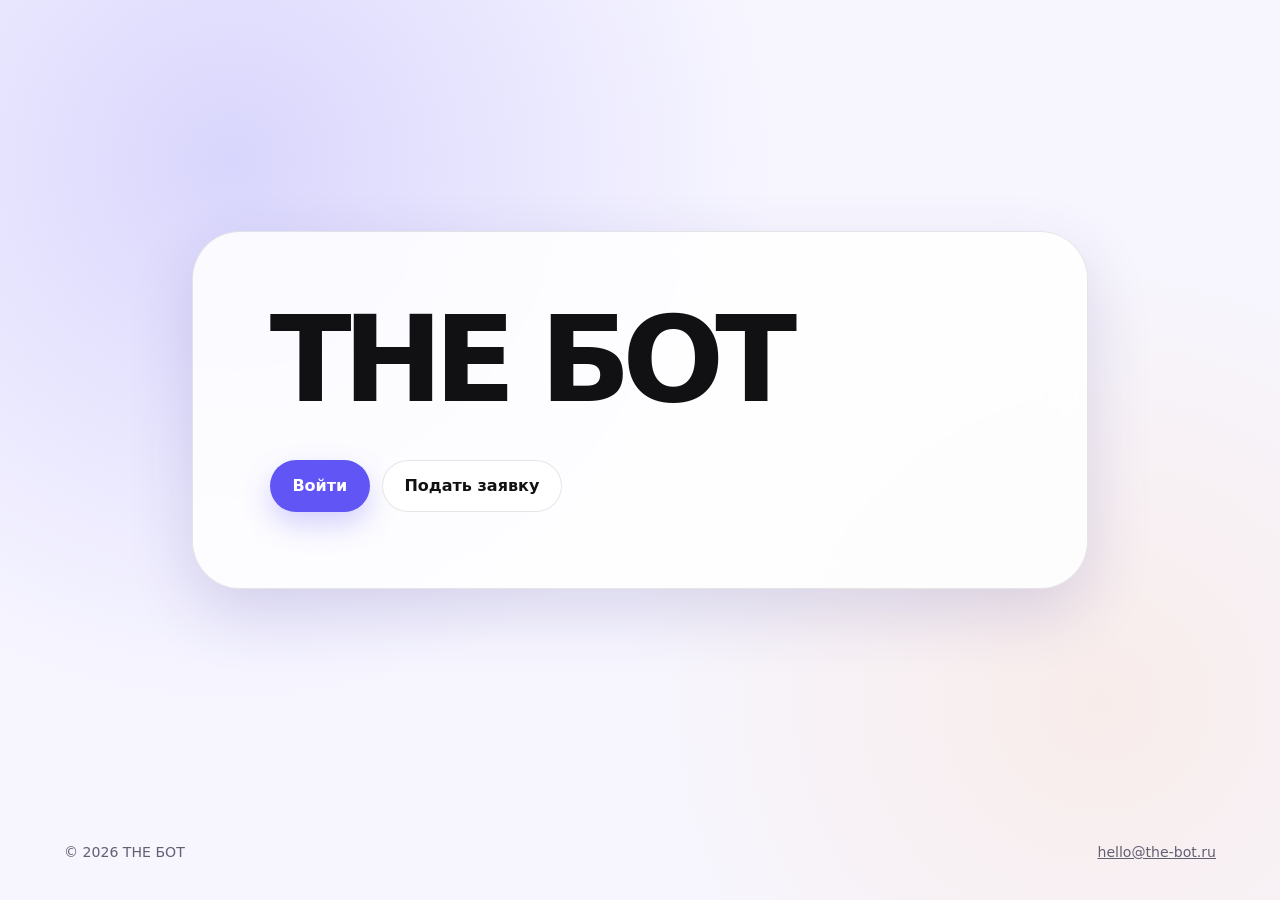
<file: index.html>
<!doctype html>
<html lang="ru">
<head>
  <meta charset="utf-8">
  <meta name="viewport" content="width=device-width, initial-scale=1">
  <meta name="robots" content="index,follow,max-image-preview:large">
  <title>THE БОТ</title>
  <link rel="canonical" href="https://the-bot.ru/">
  <link rel="icon" href="/assets/brand/favicon.ico?v=app-icons-v2" sizes="any">
  <link rel="icon" type="image/png" sizes="16x16" href="/assets/brand/favicon-16-light.png?v=app-icons-v2" media="(prefers-color-scheme: light)">
  <link rel="icon" type="image/png" sizes="32x32" href="/assets/brand/favicon-32-light.png?v=app-icons-v2" media="(prefers-color-scheme: light)">
  <link rel="icon" type="image/png" sizes="48x48" href="/assets/brand/favicon-48-light.png?v=app-icons-v2" media="(prefers-color-scheme: light)">
  <link rel="icon" type="image/png" sizes="16x16" href="/assets/brand/favicon-16-dark.png?v=app-icons-v2" media="(prefers-color-scheme: dark)">
  <link rel="icon" type="image/png" sizes="32x32" href="/assets/brand/favicon-32-dark.png?v=app-icons-v2" media="(prefers-color-scheme: dark)">
  <link rel="icon" type="image/png" sizes="48x48" href="/assets/brand/favicon-48-dark.png?v=app-icons-v2" media="(prefers-color-scheme: dark)">
  <link rel="apple-touch-icon" sizes="180x180" href="/assets/brand/apple-touch-icon.png?v=app-icons-v2">
  <link rel="manifest" href="/site.webmanifest?v=app-icons-v2">
  <meta name="theme-color" content="#6155f5">
  <meta property="og:type" content="website">
  <meta property="og:locale" content="ru_RU">
  <meta property="og:site_name" content="THE БОТ">
  <meta property="og:title" content="THE БОТ">
  <meta property="og:url" content="https://the-bot.ru/">
  <meta property="og:image" content="https://the-bot.ru/assets/brand/social-card-1200.png">
  <meta property="og:image:width" content="1200">
  <meta property="og:image:height" content="1200">
  <meta property="og:image:alt" content="Логотип THE БОТ">
  <meta name="twitter:card" content="summary">
  <meta name="twitter:title" content="THE БОТ">
  <meta name="twitter:image" content="https://the-bot.ru/assets/brand/social-card-1200.png">
  <meta name="twitter:image:alt" content="Логотип THE БОТ">
  <style>
    :root {
      color-scheme: light;
      --ink: #111114;
      --muted: #625f72;
      --surface: #f7f6ff;
      --card: rgba(255, 255, 255, 0.86);
      --accent: #6155f5;
      --accent-dark: #4c41db;
      --line: rgba(17, 17, 20, 0.1);
      font-family: Inter, ui-sans-serif, system-ui, -apple-system, BlinkMacSystemFont, "Segoe UI", sans-serif;
    }
    * { box-sizing: border-box; }
    html { min-height: 100%; }
    body {
      min-height: 100vh;
      margin: 0;
      color: var(--ink);
      background:
        radial-gradient(circle at 18% 18%, rgba(97, 85, 245, 0.2), transparent 34rem),
        radial-gradient(circle at 86% 78%, rgba(255, 192, 139, 0.18), transparent 30rem),
        var(--surface);
    }
    a { color: inherit; }
    .skip-link {
      position: fixed;
      top: 0.75rem;
      left: 0.75rem;
      z-index: 10;
      padding: 0.75rem 1rem;
      border-radius: 0.75rem;
      color: #fff;
      background: var(--ink);
      transform: translateY(-150%);
    }
    .skip-link:focus { transform: translateY(0); }
    .shell { width: min(100% - 2rem, 72rem); margin-inline: auto; }
    main {
      min-height: calc(100vh - 5rem);
      padding-block: clamp(3rem, 10vw, 8rem);
      display: grid;
      place-items: center;
    }
    .hero {
      width: min(100%, 56rem);
      padding: clamp(2rem, 6vw, 5rem);
      border: 1px solid var(--line);
      border-radius: clamp(1.5rem, 4vw, 3rem);
      background: var(--card);
      box-shadow: 0 1.5rem 4rem rgba(54, 45, 139, 0.16);
      backdrop-filter: blur(1rem);
    }
    h1 {
      max-width: 11ch;
      margin: 0;
      font-size: clamp(3.25rem, 11vw, 7.5rem);
      line-height: 0.86;
      letter-spacing: -0.075em;
    }
    .actions {
      margin-top: clamp(2rem, 5vw, 3rem);
      display: flex;
      flex-wrap: wrap;
      gap: 0.75rem;
    }
    .button {
      min-height: 3.25rem;
      padding: 0.9rem 1.35rem;
      display: inline-flex;
      align-items: center;
      justify-content: center;
      border: 1px solid transparent;
      border-radius: 999px;
      font-weight: 750;
      text-decoration: none;
      transition: transform 160ms ease, background-color 160ms ease;
    }
    .button-primary {
      color: #fff;
      background: var(--accent);
      box-shadow: 0 0.8rem 1.8rem rgba(97, 85, 245, 0.26);
    }
    .button-secondary { border-color: var(--line); background: #fff; }
    .button:hover { transform: translateY(-2px); }
    .button-primary:hover { background: var(--accent-dark); }
    .button:focus-visible {
      outline: 3px solid rgba(97, 85, 245, 0.4);
      outline-offset: 3px;
    }
    footer { padding-block: 1.5rem 2rem; color: var(--muted); font-size: 0.88rem; }
    .footer-row {
      display: flex;
      flex-wrap: wrap;
      justify-content: space-between;
      gap: 0.75rem 1.5rem;
    }
    @media (prefers-reduced-motion: reduce) {
      .button { transition: none; }
      .button:hover { transform: none; }
    }
  </style>
</head>
<body>
  <a class="skip-link" href="#main">Перейти к содержанию</a>
  <main id="main" class="shell">
    <section class="hero" aria-labelledby="hero-title">
      <h1 id="hero-title">THE БОТ</h1>
      <div class="actions">
        <a class="button button-primary" href="https://the-bot.ru/auth">Войти</a>
        <a class="button button-secondary" href="/schools/">Подать заявку</a>
      </div>
    </section>
  </main>
  <footer>
    <div class="shell footer-row">
      <span>© 2026 THE БОТ</span>
      <a href="mailto:hello@the-bot.ru">hello@the-bot.ru</a>
    </div>
  </footer>
</body>
</html>
</file>
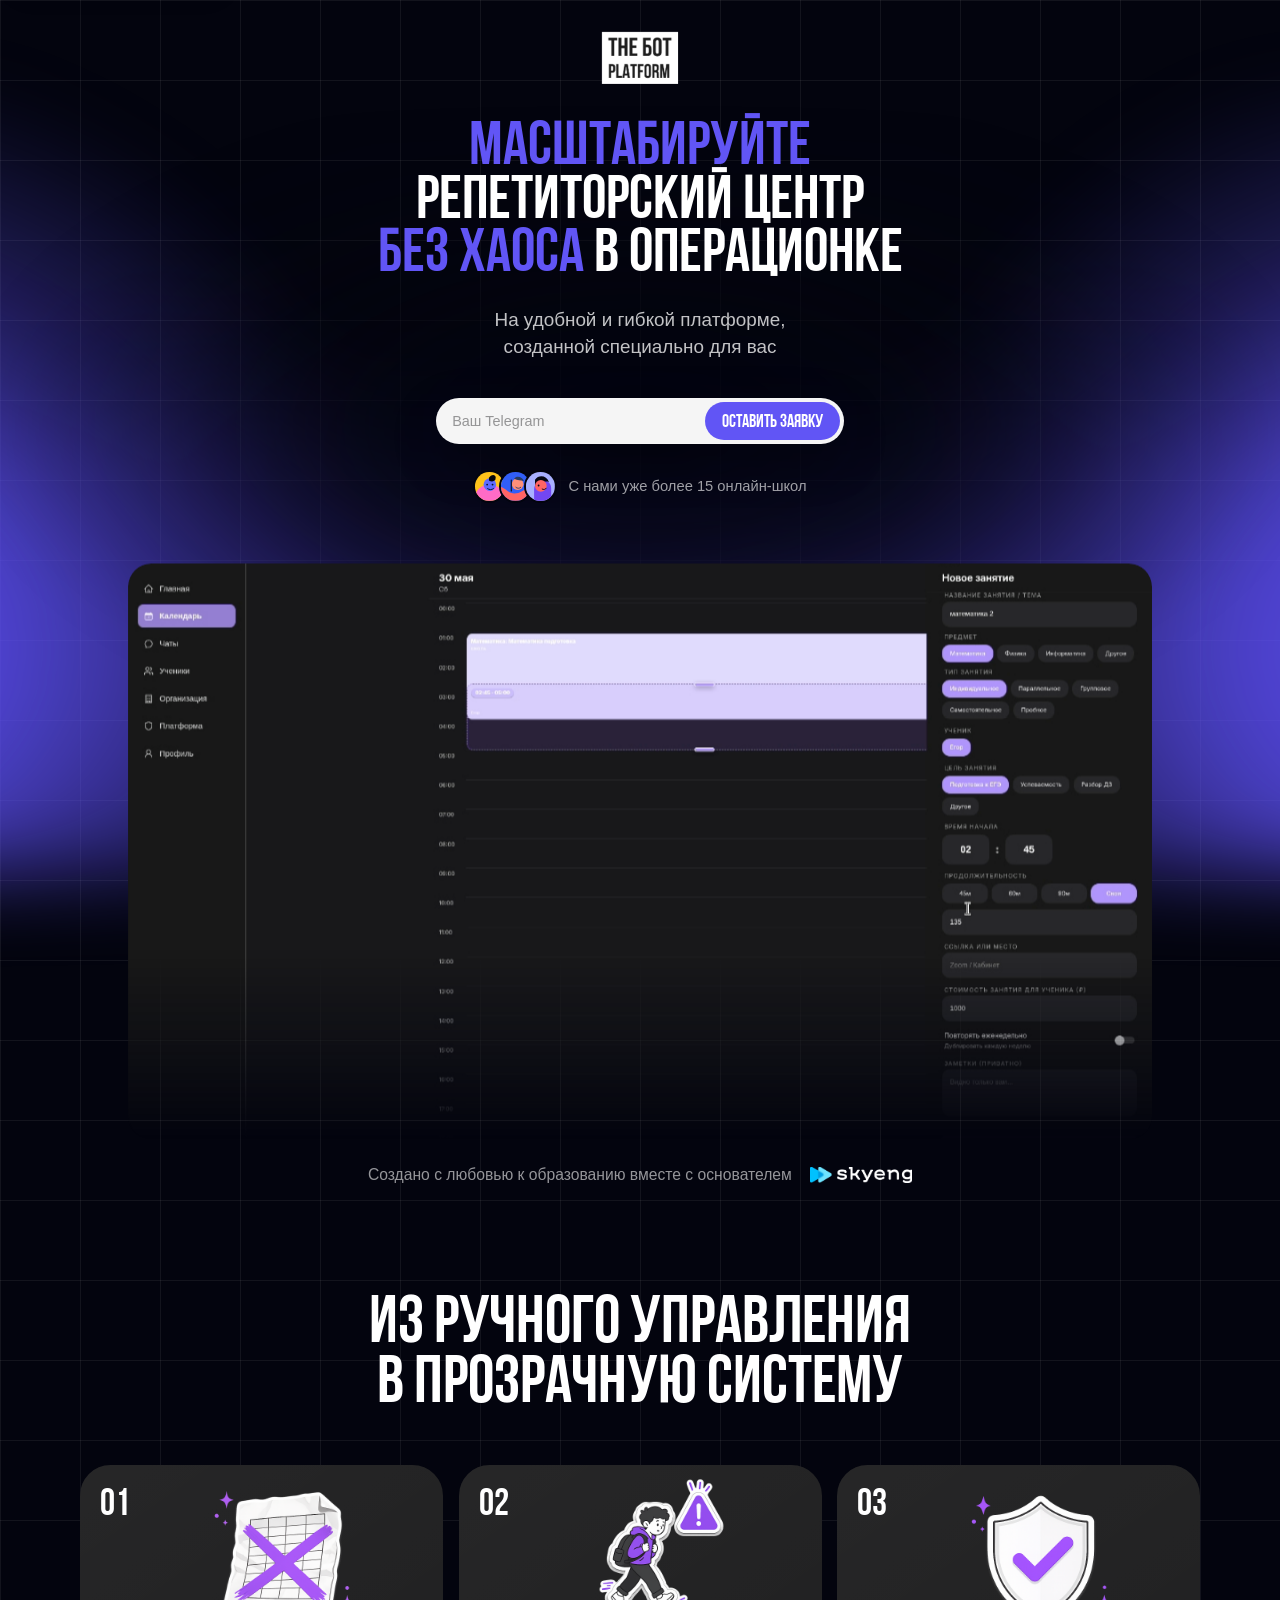
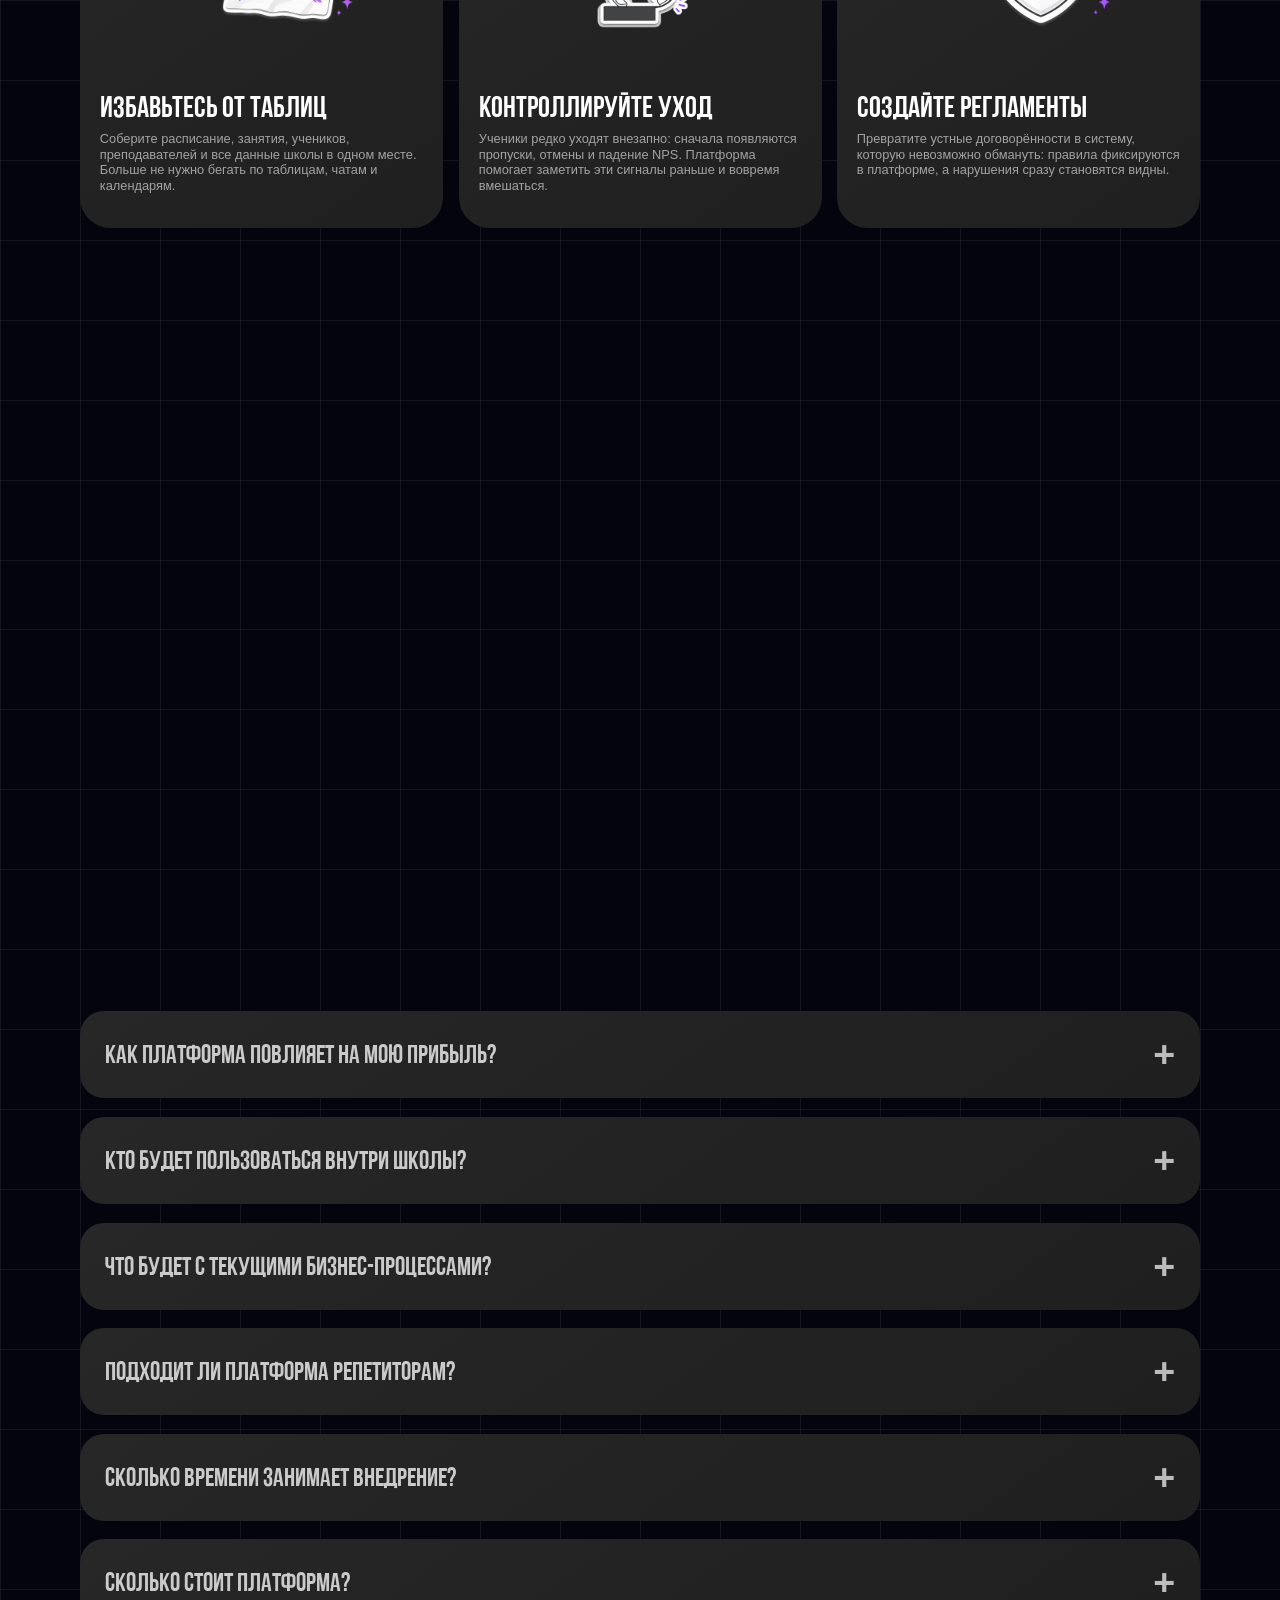
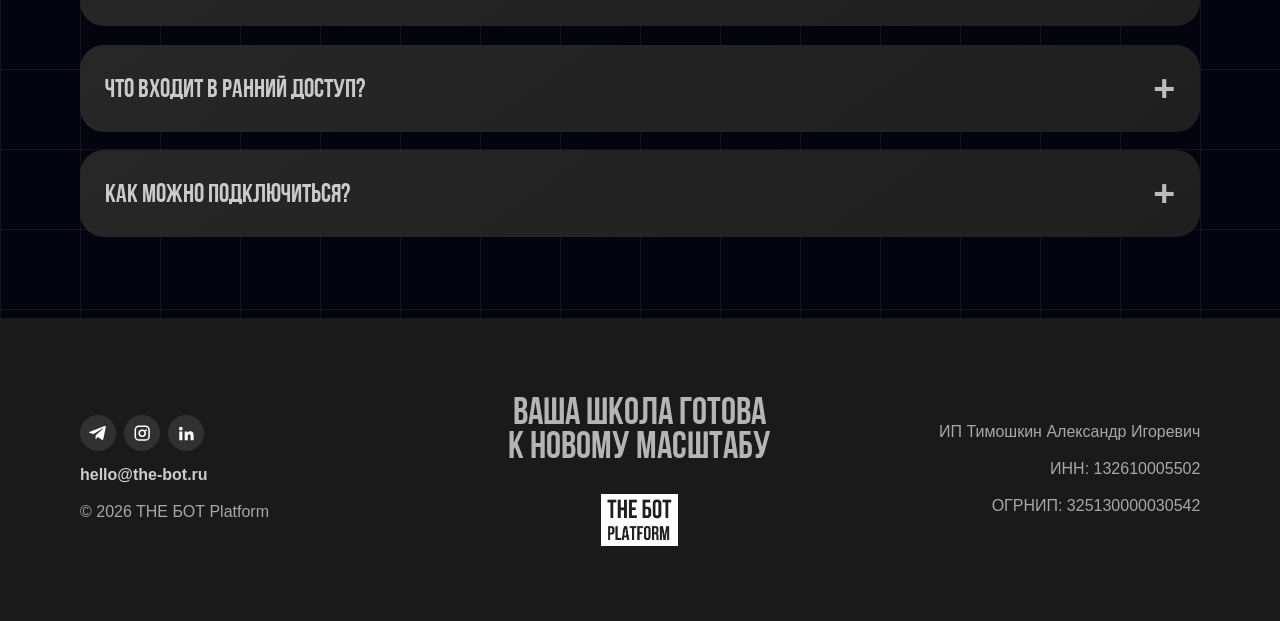
<file: schools/index.html>
<!doctype html>
<html lang="ru">
<head>
  <meta charset="utf-8">
  <meta name="viewport" content="width=device-width, initial-scale=1">
  <meta name="robots" content="index,follow,max-image-preview:large">
  <title>Платформа для управления репетиторским центром</title>
  <meta name="description" content="Расписания, занятия, пользователи, коммуникации, финансы и аналитика для растущих онлайн-школ.">
  <link rel="canonical" href="https://the-bot.ru/schools/">
  <link rel="icon" href="/assets/brand/favicon.ico?v=app-icons-v2" sizes="any">
  <link rel="icon" type="image/png" sizes="16x16" href="/assets/brand/favicon-16-light.png?v=app-icons-v2" media="(prefers-color-scheme: light)">
  <link rel="icon" type="image/png" sizes="32x32" href="/assets/brand/favicon-32-light.png?v=app-icons-v2" media="(prefers-color-scheme: light)">
  <link rel="icon" type="image/png" sizes="48x48" href="/assets/brand/favicon-48-light.png?v=app-icons-v2" media="(prefers-color-scheme: light)">
  <link rel="icon" type="image/png" sizes="16x16" href="/assets/brand/favicon-16-dark.png?v=app-icons-v2" media="(prefers-color-scheme: dark)">
  <link rel="icon" type="image/png" sizes="32x32" href="/assets/brand/favicon-32-dark.png?v=app-icons-v2" media="(prefers-color-scheme: dark)">
  <link rel="icon" type="image/png" sizes="48x48" href="/assets/brand/favicon-48-dark.png?v=app-icons-v2" media="(prefers-color-scheme: dark)">
  <link rel="apple-touch-icon" sizes="180x180" href="/assets/brand/apple-touch-icon.png?v=app-icons-v2">
  <link rel="manifest" href="/schools/site.webmanifest?v=app-icons-v2">
  <meta name="theme-color" content="#6155F5">

  <!-- Yandex.Metrika counter -->
  <script type="text/javascript">
      (function(m,e,t,r,i,k,a){
          m[i]=m[i]||function(){(m[i].a=m[i].a||[]).push(arguments)};
          m[i].l=1*new Date();
          for (var j = 0; j < document.scripts.length; j++) {if (document.scripts[j].src === r) { return; }}
          k=e.createElement(t),a=e.getElementsByTagName(t)[0],k.async=1,k.src=r,a.parentNode.insertBefore(k,a)
      })(window, document,'script','https://mc.yandex.ru/metrika/tag.js?id=109550435', 'ym');

      ym(109550435, 'init', {ssr:true, webvisor:true, clickmap:true, ecommerce:"dataLayer", referrer: document.referrer, url: location.href, accurateTrackBounce:true, trackLinks:true});
  </script>
  <!-- /Yandex.Metrika counter -->

  <meta property="og:type" content="website">
  <meta property="og:locale" content="ru_RU">
  <meta property="og:site_name" content="THE БОТ Platform">
  <meta property="og:title" content="Платформа для управления репетиторским центром">
  <meta property="og:description" content="Расписания, занятия, пользователи, коммуникации, финансы и аналитика для растущих онлайн-школ.">
  <meta property="og:url" content="https://the-bot.ru/schools/">
  <meta property="og:image" content="https://the-bot.ru/assets/brand/social-card-1200.png">
  <meta property="og:image:width" content="1200">
  <meta property="og:image:height" content="1200">
  <meta property="og:image:alt" content="Логотип THE БОТ Platform">

  <meta name="twitter:card" content="summary">
  <meta name="twitter:title" content="Платформа для управления репетиторским центром">
  <meta name="twitter:description" content="Расписания, занятия, пользователи, коммуникации, финансы и аналитика для растущих онлайн-школ.">
  <meta name="twitter:image" content="https://the-bot.ru/assets/brand/social-card-1200.png">
  <meta name="twitter:image:alt" content="Логотип THE БОТ Platform">

  <script type="application/ld+json">
  {
    "@context": "https://schema.org",
    "@graph": [
      {
        "@type": "Organization",
        "@id": "https://the-bot.ru/#organization",
        "name": "THE БОТ Platform",
        "legalName": "ИП Тимошкин Александр Игоревич",
        "url": "https://the-bot.ru/",
        "email": "hello@the-bot.ru",
        "taxID": "132610005502",
        "description": "Расписания, занятия, пользователи, коммуникации, финансы и аналитика для растущих онлайн-школ.",
        "contactPoint": {
          "@type": "ContactPoint",
          "email": "hello@the-bot.ru",
          "contactType": "customer support",
          "availableLanguage": "Russian"
        }
      },
      {
        "@type": "WebSite",
        "@id": "https://the-bot.ru/#website",
        "url": "https://the-bot.ru/",
        "name": "THE БОТ Platform",
        "publisher": {
          "@id": "https://the-bot.ru/#organization"
        },
        "inLanguage": "ru-RU"
      },
      {
        "@type": "FAQPage",
        "@id": "https://the-bot.ru/schools/#faq",
        "mainEntity": [
          {
            "@type": "Question",
            "name": "Что такое THE БОТ Platform?",
            "acceptedAnswer": {
              "@type": "Answer",
              "text": "Это платформа для управления репетиторским центром. Она обеспечивает бизнес устойчивой системой для масштабирования."
            }
          },
          {
            "@type": "Question",
            "name": "Чем платформа отличается от аналогов?",
            "acceptedAnswer": {
              "@type": "Answer",
              "text": "Мы не делаем универсальную LMS, CRM или календарь. THE БОТ Platform построена вокруг бизнес-модели репетиторского центра."
            }
          },
          {
            "@type": "Question",
            "name": "Как платформа повлияет на мою прибыль?",
            "acceptedAnswer": {
              "@type": "Answer",
              "text": "Платформа помогает снизить отток учеников (Churn), повысить доходимость до занятия, убрать лишнюю ручную работу администраторов. А данные, собранные в одном месте, и их аналитика помогают владельцу принимать качественные управленческие решения."
            }
          },
          {
            "@type": "Question",
            "name": "Кто будет пользоваться внутри школы?",
            "acceptedAnswer": {
              "@type": "Answer",
              "text": "Администратор управляет школой, преподаватели работают со своим расписанием, занятиями и отчётами, ученики видят свои занятия и нужные действия. Доступы разделяются по ролям."
            }
          },
          {
            "@type": "Question",
            "name": "Что будет с текущими бизнес-процессами?",
            "acceptedAnswer": {
              "@type": "Answer",
              "text": "Мы не ломаем процессы в вашей школе. На этапе внедрения текущие правила переводятся в регламенты: отмены, переносы, отчёты, оплаты, выплаты и права доступа."
            }
          },
          {
            "@type": "Question",
            "name": "Подходит ли платформа репетиторам?",
            "acceptedAnswer": {
              "@type": "Answer",
              "text": "Да, но придется подождать. Сейчас мы фокусируемся только на репетиторских центрах, но уже проводим каст девы с репетиторами. Подавайте заявку, чтобы быть в числе первых пользователей платформы!"
            }
          },
          {
            "@type": "Question",
            "name": "Сколько времени занимает внедрение?",
            "acceptedAnswer": {
              "@type": "Answer",
              "text": "Срок зависит от размера школы и текущих процессов. На этапе раннего доступа внедрение оценивается индивидуально после заявки."
            }
          },
          {
            "@type": "Question",
            "name": "Сколько стоит платформа?",
            "acceptedAnswer": {
              "@type": "Answer",
              "text": "Стоимость зависит от количества учеников школы и необходимых функций. Условия обсуждаются индивидуально после заявки на ранний доступ."
            }
          },
          {
            "@type": "Question",
            "name": "Что входит в ранний доступ?",
            "acceptedAnswer": {
              "@type": "Answer",
              "text": "Ранний доступ включает подключение школы, настройку базовых процессов, онбординг и поддержка сотрудников, а также прямую обратную связь с нашей командой."
            }
          },
          {
            "@type": "Question",
            "name": "Как можно подключиться?",
            "acceptedAnswer": {
              "@type": "Answer",
              "text": "Оставьте заявку на ранний доступ. Мы свяжемся с вами и проверим, подходит ли школа под критерии подключения."
            }
          }
        ]
      }
    ]
  }
  </script>

  <style>
    @font-face {
      font-family: "Bebas Neue Cyrillic";
      src: url("[data-uri]") format("truetype");
      font-weight: 400;
      font-style: normal;
      font-display: swap;
    }

    -face {
      font-family: "Inter";
      src: url("[data-uri]") format("woff2");
      font-weight: 400 900;
      font-style: normal;
      font-display: swap;
      unicode-range: U+0301, U+0400-045F, U+0490-0491, U+04B0-04B1, U+2116;
    }

    -face {
      font-family: "Inter";
      src: url("[data-uri]") format("woff2");
      font-weight: 400 900;
      font-style: normal;
      font-display: swap;
      unicode-range: U+0000-00FF, U+0131, U+0152-0153, U+02BB-02BC, U+02C6, U+02DA, U+02DC, U+0304, U+0308, U+0329, U+2000-206F, U+20AC, U+2122, U+2191, U+2193, U+2212, U+2215, U+FEFF, U+FFFD;
    }

    :root {
      --color-primary: #6155F5;
      --color-primary-rgb: 97, 85, 245;
      --color-primary-strong: #4F46E5;
      --color-primary-soft: #ECEBFF;
      --color-secondary: #2C2C2C2E;
      --color-tertiary: #1C1C1C1E;
      --color-neutral: #0F0F0F10;
      --color-ink: #111114;
      --color-muted: #5D5D66;
      --color-subtle: #7B7B86;
      --color-page: #FAFAFC;
      --color-surface: #FFFFFF;
      --color-surface-alt: #F4F3F8;
      --color-line: rgba(17, 17, 20, 0.12);
      --color-success: #1D7A4D;
      --color-error: #B3261E;

      --font-headline: "Bebas Neue Cyrillic", "Inter", -apple-system, BlinkMacSystemFont, "Segoe UI", sans-serif;
      --font-body: "Inter", -apple-system, BlinkMacSystemFont, "Segoe UI", sans-serif;
      --font-label: "Inter", -apple-system, BlinkMacSystemFont, "Segoe UI", sans-serif;

      --space-1: 0.25rem;
      --space-2: 0.5rem;
      --space-3: 0.75rem;
      --space-4: 1rem;
      --space-5: 1.25rem;
      --space-6: 1.5rem;
      --space-7: 2rem;
      --space-8: 2.5rem;
      --space-9: 3rem;
      --space-10: 4rem;
      --space-11: 5rem;

      --radius-xs: 4px;
      --radius-sm: 6px;
      --radius-md: 8px;
      --shadow-sm: 0 8px 28px rgba(17, 17, 20, 0.08);
      --shadow-md: 0 18px 48px rgba(17, 17, 20, 0.12);

      --container: 1120px;
      --header-height: 4.25rem;
    }

    * {
      box-sizing: border-box;
    }

    html {
      scroll-behavior: smooth;
      scrollbar-width: none;
      text-size-adjust: 100%;
    }

    html::-webkit-scrollbar,
    body::-webkit-scrollbar {
      display: none;
    }

    body {
      margin: 0;
      color: var(--color-surface);
      --site-grid-gap: 5em;
      --site-grid-line: 1px;
      --site-grid-color: rgba(255, 255, 255, 0.13);
      background-color: #03040E;
      background-image:
        linear-gradient(
          -90deg,
          transparent calc(var(--site-grid-gap) - var(--site-grid-line)),
          var(--site-grid-color) calc(var(--site-grid-gap) - var(--site-grid-line) + 1px),
          var(--site-grid-color) var(--site-grid-gap)
        ),
        linear-gradient(
          0deg,
          transparent calc(var(--site-grid-gap) - var(--site-grid-line)),
          var(--site-grid-color) calc(var(--site-grid-gap) - var(--site-grid-line) + 1px),
          var(--site-grid-color) var(--site-grid-gap)
        );
      background-size: var(--site-grid-gap) var(--site-grid-gap);
      font-family: var(--font-body);
      font-size: 1rem;
      line-height: 1.55;
      letter-spacing: 0;
      -ms-overflow-style: none;
    }

    body.nav-open {
      overflow: hidden;
    }

    img,
    svg {
      max-width: 100%;
      display: block;
    }

    a {
      color: inherit;
      text-decoration: none;
    }

    button,
    input,
    textarea,
    select {
      font: inherit;
      letter-spacing: 0;
    }

    button {
      cursor: pointer;
    }

    .skip-link {
      position: absolute;
      left: var(--space-4);
      top: -4rem;
      z-index: 100;
      padding: var(--space-3) var(--space-4);
      border-radius: var(--radius-sm);
      color: var(--color-ink);
      background: var(--color-surface);
      box-shadow: var(--shadow-sm);
      transition: top 160ms ease;
    }

    .skip-link:focus {
      top: var(--space-4);
    }

    .sr-only {
      position: absolute;
      width: 1px;
      height: 1px;
      padding: 0;
      overflow: hidden;
      clip: rect(0, 0, 0, 0);
      white-space: nowrap;
      border: 0;
    }

    .container {
      width: min(100% - 2rem, var(--container));
      margin-inline: auto;
    }

    .site-header {
      position: absolute;
      inset: 0 0 auto;
      z-index: 50;
      min-height: calc(var(--header-height) + var(--space-5));
      color: var(--color-surface);
      background: transparent;
    }

    .header-inner {
      min-height: calc(var(--header-height) + var(--space-5));
      display: flex;
      align-items: center;
      justify-content: center;
      padding-top: var(--space-5);
    }

    .brand {
      display: inline-flex;
      align-items: center;
      min-width: 0;
      font-family: var(--font-label);
      font-weight: 700;
      line-height: 1;
    }

    .brand-logo {
      width: clamp(4.8rem, 5.6vw, 6rem);
      height: auto;
      display: block;
      flex: 0 0 auto;
      border-radius: 0;
      animation: heroLogoIn 680ms cubic-bezier(0.22, 1, 0.36, 1) 80ms both;
    }

    .brand-name {
      display: none;
    }

    .site-nav {
      display: none;
    }

    .nav-list {
      margin: 0;
      padding: 0;
      display: flex;
      align-items: center;
      list-style: none;
    }

    .nav-link {
      min-height: 2.65rem;
      display: flex;
      align-items: center;
      justify-content: center;
      padding-inline: var(--space-4);
      border-radius: var(--radius-md);
      color: var(--color-ink);
      background: var(--color-surface);
      font-family: var(--font-headline);
      font-size: 1.12rem;
      font-weight: 400;
      text-transform: uppercase;
    }

    .nav-link:hover,
    .nav-link:focus-visible {
      color: var(--color-ink);
      outline: none;
    }

    main {
      --main-grid-gap: 5em;
      --main-grid-line: 1px;
      --main-grid-color: rgba(255, 255, 255, 0.13);
      background-color: #03040E;
      background-image:
        linear-gradient(
          -90deg,
          transparent calc(var(--main-grid-gap) - var(--main-grid-line)),
          var(--main-grid-color) calc(var(--main-grid-gap) - var(--main-grid-line) + 1px),
          var(--main-grid-color) var(--main-grid-gap)
        ),
        linear-gradient(
          0deg,
          transparent calc(var(--main-grid-gap) - var(--main-grid-line)),
          var(--main-grid-color) calc(var(--main-grid-gap) - var(--main-grid-line) + 1px),
          var(--main-grid-color) var(--main-grid-gap)
        );
      background-size: var(--main-grid-gap) var(--main-grid-gap);
      overflow: hidden;
    }

    .section {
      padding-block: var(--space-9);
      color: var(--color-surface);
      background: transparent;
    }

    .section.compact {
      padding-block: var(--space-8);
    }

    .section h2,
    .section h3,
    .site-footer strong {
      color: var(--color-surface);
    }

    .section-header {
      max-width: 44rem;
      margin-bottom: var(--space-7);
    }

    .eyebrow {
      margin: 0 0 var(--space-3);
      color: var(--color-primary);
      font-family: var(--font-label);
      font-size: 0.8rem;
      font-weight: 800;
      line-height: 1.2;
    }

    h1,
    h2,
    h3 {
      margin: 0;
      color: var(--color-ink);
      font-family: var(--font-headline);
      font-weight: 400;
      line-height: 1.08;
      letter-spacing: 0;
    }

    h1 {
      font-size: 2.95rem;
    }

    .hero-kicker {
      margin: var(--space-3) 0 0;
      color: var(--color-ink);
      font-size: 1.32rem;
      font-weight: 750;
      line-height: 1.22;
    }

    h2 {
      font-size: 2rem;
    }

    h3 {
      font-size: 1.15rem;
    }

    p {
      margin: 0;
    }

    .lead {
      color: rgba(255, 255, 255, 0.68);
      font-size: 1.04rem;
      line-height: 1.65;
    }

    .section-header .lead {
      margin-top: var(--space-4);
    }

    .site-hero {
      position: relative;
      isolation: isolate;
      min-height: 100svh;
      padding-block: calc(var(--header-height) + var(--space-7)) 0;
      color: var(--color-surface);
      background: transparent;
    }

    .hero-stage {
      position: relative;
      z-index: 1;
      min-height: calc(100svh - var(--header-height) - var(--space-9));
      display: flex;
      justify-items: center;
      align-items: flex-start;
      justify-content: center;
    }

    .hero-copy {
      width: min(100%, 88rem);
      margin-inline: auto;
      position: relative;
      isolation: isolate;
      text-align: center;
    }

    .hero-copy > :not(.hero-product-preview) {
      position: relative;
      z-index: 2;
    }

    .site-hero h1 {
      color: var(--color-surface);
      font-size: clamp(1.45rem, 7.15vw, 3.9rem);
      line-height: 0.86;
    }

    .site-hero h1 > span {
      display: block;
      white-space: nowrap;
      animation: heroTitleIn 720ms cubic-bezier(0.22, 1, 0.36, 1) both;
    }

    .site-hero h1 > span:nth-child(1) {
      animation-delay: 300ms;
    }

    .site-hero h1 > span:nth-child(2) {
      animation-delay: 420ms;
    }

    .site-hero h1 > span:nth-child(3) {
      animation-delay: 540ms;
    }

    .site-hero h1 .hero-title-accent {
      color: var(--color-primary);
    }

    .hero-kicker {
      width: min(100%, 43rem);
      margin: clamp(1.35rem, 2.7vw, 1.8rem) auto 0;
      color: rgba(255, 255, 255, 0.76);
      font-size: clamp(0.83rem, 3.35vw, 1.18rem);
      font-weight: 500;
      line-height: 1.45;
    }

    .hero-kicker span {
      display: block;
      animation: heroFadeUp 620ms cubic-bezier(0.22, 1, 0.36, 1) both;
    }

    .hero-kicker span:nth-child(1) {
      animation-delay: 620ms;
    }

    .hero-kicker span:nth-child(2) {
      animation-delay: 700ms;
    }

    .hero-actions {
      margin-top: var(--space-6);
      display: flex;
      justify-content: center;
    }

    .hero-cta {
      min-height: 3.25rem;
      padding-inline: var(--space-6);
      color: var(--color-ink);
      background: var(--color-surface);
      text-transform: uppercase;
    }

    .button {
      min-height: 3.1rem;
      position: relative;
      display: inline-flex;
      align-items: center;
      justify-content: center;
      gap: var(--space-2);
      overflow: hidden;
      padding: 0.85rem 1.15rem;
      border: 1px solid transparent;
      border-radius: var(--radius-md);
      font-family: var(--font-headline);
      font-size: 1.28rem;
      font-weight: 400;
      line-height: 1.1;
      cursor: pointer;
      isolation: isolate;
      transition: background 180ms ease, border-color 180ms ease, transform 180ms ease, box-shadow 180ms ease;
    }

    .button:hover,
    .button:focus-visible {
      transform: translateY(-1px);
      outline: none;
    }

    .button:disabled {
      cursor: wait;
      opacity: 0.72;
      transform: none;
    }

    .button-primary {
      color: var(--color-surface);
      background: var(--color-primary);
    }

    .button-primary:hover,
    .button-primary:focus-visible {
      background: var(--color-primary-strong);
    }

    .button-secondary {
      color: var(--color-ink);
      border-color: var(--color-line);
      background: var(--color-surface);
    }

    .hero-social-proof {
      margin-top: clamp(1rem, 2.2vw, 1.6rem);
      position: relative;
      z-index: 3;
      display: flex;
      align-items: center;
      justify-content: center;
      gap: var(--space-3);
      color: rgba(255, 255, 255, 0.62);
      font-size: 0.92rem;
      line-height: 1.25;
      animation: heroFadeUp 620ms cubic-bezier(0.22, 1, 0.36, 1) 880ms both;
    }

    .proof-avatars {
      display: inline-flex;
      align-items: center;
    }

    .proof-avatar {
      width: 2.05rem;
      height: 2.05rem;
      display: inline-flex;
      align-items: center;
      justify-content: center;
      overflow: hidden;
      border: 2px solid #03040E;
      border-radius: 50%;
      background: rgba(255, 255, 255, 0.12);
      animation: avatarPop 420ms cubic-bezier(0.22, 1, 0.36, 1) both;
    }

    .proof-avatar:nth-child(1) {
      animation-delay: 960ms;
    }

    .proof-avatar:nth-child(2) {
      animation-delay: 1040ms;
    }

    .proof-avatar:nth-child(3) {
      animation-delay: 1120ms;
    }

    .proof-avatar + .proof-avatar {
      margin-left: -0.48rem;
    }

    .proof-avatar svg {
      width: 100%;
      height: 100%;
      display: block;
    }

    .hero-waitlist-form {
      width: min(100%, 25.5rem);
      margin: clamp(1.75rem, 3.2vw, 2.35rem) auto 0;
      position: relative;
      z-index: 3;
      padding: 0.34rem;
      display: grid;
      gap: var(--space-2);
      border: 1px solid transparent;
      border-radius: 2rem;
      background: transparent;
      box-shadow: none;
      animation: heroFadeUp 660ms cubic-bezier(0.22, 1, 0.36, 1) 720ms both;
      transition: background 220ms ease, border-color 220ms ease, box-shadow 220ms ease, transform 180ms ease;
    }

    .hero-waitlist-form::before {
      content: "";
      position: absolute;
      inset: 0;
      z-index: -1;
      border-radius: inherit;
      background: rgba(var(--color-primary-rgb), 0.1);
      box-shadow: inset 0 0 0 1px rgba(var(--color-primary-rgb), 0.26), 0 0 22px rgba(var(--color-primary-rgb), 0.18);
      opacity: 0;
      transform: scale(0.985);
      pointer-events: none;
      transition: opacity 180ms ease, transform 180ms ease;
    }

    .hero-waitlist-form:focus-within {
      transform: translateY(-1px);
    }

    .hero-waitlist-form:focus-within::before {
      opacity: 1;
      transform: scale(1);
    }

    .hero-waitlist-form input {
      min-width: 0;
      min-height: 2.35rem;
      border: 0;
      border-radius: 999px;
      padding: 0 var(--space-3);
      color: var(--color-ink);
      background: rgba(255, 255, 255, 0.96);
      font-size: 0.9rem;
      outline: none;
    }

    .hero-waitlist-form input::placeholder {
      color: rgba(17, 17, 20, 0.42);
    }

    .hero-waitlist-form input:focus {
      box-shadow: none;
    }

    .hero-waitlist-form .button {
      width: 100%;
      min-height: 2.35rem;
      padding: 0.48rem var(--space-4);
      border-radius: 999px;
      color: var(--color-surface);
      background: var(--color-primary);
      font-size: 1.1rem;
      text-transform: uppercase;
    }

    .hero-waitlist-form .button::after {
      content: "";
      position: absolute;
      inset: -55% -40%;
      z-index: 1;
      border-radius: inherit;
      pointer-events: none;
      background: linear-gradient(
        105deg,
        transparent 0%,
        transparent 39%,
        rgba(255, 255, 255, 0.18) 45%,
        rgba(255, 255, 255, 0.82) 50%,
        rgba(255, 255, 255, 0.18) 55%,
        transparent 61%,
        transparent 100%
      );
      opacity: 0.78;
      transform: translateX(-135%) skewX(-16deg);
      animation: buttonLightSweep 4.8s ease-in-out infinite;
      mix-blend-mode: screen;
    }

    .hero-waitlist-form .button:hover,
    .hero-waitlist-form .button:focus-visible {
      background: var(--color-primary-strong);
      box-shadow: 0 0.9rem 2rem rgba(var(--color-primary-rgb), 0.22);
    }

    .button.is-submitting,
    .button.is-submitting:hover,
    .button.is-submitting:focus-visible,
    .hero-waitlist-form .button.is-submitting,
    .hero-waitlist-form .button.is-submitting:hover,
    .hero-waitlist-form .button.is-submitting:focus-visible {
      color: var(--color-surface);
      border-color: #03040E;
      background: #03040E;
      opacity: 1;
    }

    .button.is-submitting::after,
    .button:disabled::after {
      opacity: 0;
      animation: none;
    }

    .hero-form-status {
      min-height: 1rem;
      margin-top: var(--space-2);
      position: relative;
      z-index: 3;
      color: var(--color-primary);
      font-size: 0.88rem;
      font-weight: 500;
    }

    .hero-form-status:empty {
      min-height: 0;
      margin-top: 0;
    }

    .hero-form-status.is-error {
      color: #FFB4AB;
    }

    .hero-product-preview {
      width: min(100%, 58rem);
      margin: clamp(3.25rem, 5.8vw, 4.75rem) auto 0;
      position: relative;
      z-index: 1;
      isolation: isolate;
    }

    .hero-product-preview::before {
      content: "";
      position: absolute;
      left: 50%;
      top: -76%;
      z-index: 0;
      width: min(238%, 148rem);
      height: 126%;
      transform: translateX(-50%);
      background:
        radial-gradient(ellipse 33% 94% at 14% 70%, rgba(var(--color-primary-rgb), 1) 0%, rgba(var(--color-primary-rgb), 0.74) 28%, rgba(var(--color-primary-rgb), 0.3) 54%, rgba(var(--color-primary-rgb), 0) 80%),
        radial-gradient(ellipse 33% 94% at 86% 70%, rgba(var(--color-primary-rgb), 0.98) 0%, rgba(var(--color-primary-rgb), 0.7) 34%, rgba(var(--color-primary-rgb), 0.26) 58%, rgba(var(--color-primary-rgb), 0) 82%),
        radial-gradient(ellipse 62% 54% at 50% 74%, rgba(var(--color-primary-rgb), 0.42) 0%, rgba(var(--color-primary-rgb), 0.18) 46%, rgba(var(--color-primary-rgb), 0) 78%);
      filter: blur(40px) saturate(1.15);
      opacity: 1;
      pointer-events: none;
    }

    .hero-product-preview::after {
      content: "";
      position: absolute;
      left: 50%;
      top: -68%;
      z-index: 0;
      width: min(126%, 82rem);
      height: 108%;
      transform: translateX(-50%);
      background: radial-gradient(ellipse 62% 58% at 50% 42%, rgba(3, 4, 14, 0.92) 0%, rgba(3, 4, 14, 0.72) 32%, rgba(3, 4, 14, 0.2) 60%, rgba(3, 4, 14, 0) 84%);
      filter: blur(20px);
      pointer-events: none;
    }

    .preview-device {
      width: 100%;
      aspect-ratio: 16 / 9;
      overflow: hidden;
      background: url("/hero-screencast-poster.png") center / cover no-repeat;
      border-radius: clamp(0.85rem, 2vw, 1.45rem);
      box-shadow: 0 34px 90px rgba(0, 0, 0, 0.42);
      position: relative;
      z-index: 1;
      transform: translate3d(0, var(--preview-parallax, 0px), 0);
      transition: transform 180ms ease-out;
      -webkit-mask-image: linear-gradient(to bottom, #000 0%, #000 68%, rgba(0, 0, 0, 0.62) 82%, transparent 100%);
      mask-image: linear-gradient(to bottom, #000 0%, #000 68%, rgba(0, 0, 0, 0.62) 82%, transparent 100%);
    }

    .preview-video {
      width: 100%;
      height: 100%;
      aspect-ratio: 16 / 9;
      display: block;
      overflow: hidden;
      border: 0;
      border-radius: inherit;
      background: #03040E;
      object-fit: cover;
      opacity: 0;
      transition: opacity 240ms ease;
    }

    .preview-video.is-ready {
      opacity: 1;
    }

    .preview-toggle {
      position: absolute;
      inset: 0;
      z-index: 2;
      display: grid;
      place-items: center;
      border: 0;
      color: var(--color-surface);
      background: transparent;
      cursor: pointer;
    }

    .preview-toggle:focus-visible {
      outline: none;
    }

    .preview-toggle-badge {
      width: clamp(3.3rem, 8vw, 4.8rem);
      height: clamp(3.3rem, 8vw, 4.8rem);
      display: inline-grid;
      place-items: center;
      border-radius: 50%;
      background: rgba(3, 4, 14, 0.58);
      box-shadow: 0 18px 54px rgba(0, 0, 0, 0.34);
      opacity: 0;
      transform: scale(0.9);
      transition: opacity 180ms ease, transform 180ms ease;
    }

    .preview-toggle.is-visible .preview-toggle-badge,
    .preview-toggle[data-state="paused"] .preview-toggle-badge,
    .preview-toggle:focus-visible .preview-toggle-badge {
      opacity: 1;
      transform: scale(1);
    }

    .preview-toggle-icon {
      width: 45%;
      height: 45%;
      display: none;
      fill: currentColor;
    }

    .preview-toggle[data-state="playing"] .preview-toggle-icon-pause,
    .preview-toggle[data-state="paused"] .preview-toggle-icon-play {
      display: block;
    }

    .project-partner {
      width: min(100%, 58rem);
      margin: clamp(1rem, 2vw, 1.45rem) auto 0;
      position: relative;
      z-index: 1;
      display: flex;
      align-items: center;
      justify-content: center;
      gap: clamp(0.75rem, 2vw, 1.15rem);
      color: rgba(255, 255, 255, 0.58);
      font-size: clamp(0.82rem, 2.2vw, 0.98rem);
      font-weight: 500;
      line-height: 1.25;
    }

    .project-partner img {
      width: auto;
      height: 1em;
      flex: 0 0 auto;
      object-fit: contain;
      transition: filter 180ms ease, opacity 180ms ease, transform 180ms ease;
    }

    .project-partner:hover img,
    .project-partner:focus-within img {
      filter: brightness(1.16);
      opacity: 1;
      transform: translateY(-1px);
    }

    .problem-solution-section {
      width: min(100%, 86rem);
      margin: clamp(4.5rem, 8vw, 6.75rem) auto 0;
      text-align: left;
    }

    .problem-solution-header {
      max-width: 42rem;
      margin: 0 auto clamp(2rem, 4.8vw, 3.5rem);
      text-align: center;
    }

    .problem-solution-header h2 {
      color: var(--color-surface);
      font-size: clamp(2.1rem, 6.4vw, 4.2rem);
      line-height: 0.9;
    }

    .problem-solution-grid {
      display: grid;
      gap: var(--space-4);
    }

    .problem-solution-header h2 > span {
      display: block;
    }

    .problem-solution-card {
      aspect-ratio: auto;
      min-height: 0;
      padding: clamp(1rem, 4.5vw, 1.45rem);
      display: grid;
      grid-template-columns: auto minmax(0, 1fr);
      grid-template-rows: auto auto auto;
      grid-template-areas:
        "number visual"
        "title title"
        "text text";
      column-gap: clamp(0.8rem, 3vw, 1.25rem);
      row-gap: clamp(0.6rem, 2.4vw, 0.95rem);
      border-radius: clamp(1.25rem, 6vw, 1.9rem);
      background:
        linear-gradient(145deg, rgba(255, 255, 255, 0.055), rgba(255, 255, 255, 0.025)),
        #1A1A1B;
      transition: transform 220ms ease, background 220ms ease, box-shadow 220ms ease;
    }

    .problem-solution-card:hover,
    .problem-solution-card:focus-within {
      transform: translateY(-6px);
      background:
        linear-gradient(145deg, rgba(255, 255, 255, 0.085), rgba(255, 255, 255, 0.035)),
        #1F1F21;
      box-shadow: 0 1.35rem 3rem rgba(0, 0, 0, 0.24);
    }

    .problem-card-number {
      grid-area: number;
      align-self: start;
      color: var(--color-surface);
      font-family: var(--font-headline);
      font-size: clamp(1.65rem, 4vw, 2.35rem);
      line-height: 0.9;
    }

    .problem-card-visual {
      grid-area: visual;
      min-height: clamp(9.5rem, 42vw, 16rem);
      align-self: start;
      display: grid;
      place-items: start center;
      transform: translateY(-1rem);
    }

    .problem-card-visual img {
      width: auto;
      max-width: min(88%, 18rem);
      max-height: clamp(11rem, 50vw, 17rem);
      height: auto;
      display: block;
      object-fit: contain;
      transition: transform 240ms cubic-bezier(0.22, 1, 0.36, 1);
      will-change: transform;
    }

    .problem-solution-card:hover .problem-card-visual img,
    .problem-solution-card:focus-within .problem-card-visual img {
      transform: translateY(-0.35rem) scale(1.06) rotate(-1deg);
    }

    .problem-solution-card:nth-child(2):hover .problem-card-visual img,
    .problem-solution-card:nth-child(2):focus-within .problem-card-visual img {
      transform: translateY(-0.35rem) scale(1.06) rotate(1.2deg);
    }

    .problem-solution-card:nth-child(3):hover .problem-card-visual img,
    .problem-solution-card:nth-child(3):focus-within .problem-card-visual img {
      transform: translateY(-0.35rem) scale(1.05) rotate(0.8deg);
    }

    .problem-solution-card h3 {
      grid-area: title;
      max-width: 100%;
      color: var(--color-surface);
      font-size: clamp(1.35rem, 6vw, 2rem);
      line-height: 0.94;
    }

    .problem-solution-card p {
      grid-area: text;
      max-width: 100%;
      color: rgba(255, 255, 255, 0.58);
      font-size: clamp(0.78rem, 3.2vw, 0.9rem);
      line-height: 1.32;
    }

    .community-cta {
      width: min(100%, 60rem);
      margin: clamp(2.75rem, 6vw, 4.5rem) auto 0;
      padding: clamp(1.75rem, 6vw, 4rem) clamp(1.1rem, 5vw, 4rem);
      position: relative;
      z-index: 3;
      overflow: hidden;
      border-radius: clamp(1.35rem, 4vw, 2.5rem);
      background:
        radial-gradient(circle at 18% 10%, rgba(255, 255, 255, 0.22), transparent 34%),
        linear-gradient(135deg, var(--color-primary), var(--color-primary-strong));
      background-size: 160% 160%, 180% 180%;
      background-position: 0% 0%, 0% 50%;
      text-align: center;
      box-shadow: 0 2.5rem 6rem rgba(var(--color-primary-rgb), 0.3);
      animation: ctaGradientShift 13s ease-in-out infinite alternate;
    }

    .community-cta h2 {
      width: min(100%, 43rem);
      margin: 0 auto;
      color: var(--color-surface);
      font-size: clamp(1.45rem, 4vw, 2.75rem);
      line-height: 0.94;
    }

    .community-cta h2 > span {
      display: block;
    }

    .community-cta .hero-waitlist-form {
      width: min(100%, 31rem);
      margin-top: clamp(1.4rem, 3.2vw, 2rem);
    }

    .community-cta .hero-waitlist-form .button {
      color: var(--color-surface);
      background: #03040E;
    }

    .community-cta .hero-waitlist-form .button:hover,
    .community-cta .hero-waitlist-form .button:focus-visible {
      background: #111114;
      box-shadow: 0 0.9rem 2rem rgba(0, 0, 0, 0.22);
    }

    .community-cta .hero-form-status {
      color: rgba(255, 255, 255, 0.82);
    }

    .community-cta .hero-form-status.is-error {
      color: #FFE0DD;
    }

    .pain-section {
      background: var(--color-surface);
      border-block: 1px solid var(--color-line);
    }

    .platform-section {
      padding-top: clamp(5rem, 8vw, 7rem);
    }

    .text-flow {
      display: grid;
      gap: var(--space-4);
      color: rgba(255, 255, 255, 0.68);
    }

    .symptom-grid,
    .feature-grid,
    .growth-grid {
      display: grid;
      gap: var(--space-3);
    }

    .symptom-card,
    .feature-card,
    .growth-item {
      border: 1px solid rgba(255, 255, 255, 0.12);
      border-radius: var(--radius-md);
      background: rgba(255, 255, 255, 0.06);
    }

    .symptom-card,
    .growth-item {
      padding: var(--space-4);
      color: rgba(255, 255, 255, 0.68);
      font-weight: 700;
    }

    .symptom-card::before,
    .growth-item::before {
      content: "";
      width: 1.2rem;
      height: 0.3rem;
      display: block;
      margin-bottom: var(--space-3);
      border-radius: 999px;
      background: var(--color-primary);
    }

    .promise-grid {
      display: grid;
      gap: var(--space-7);
    }

    .promise-panel {
      padding: var(--space-5);
      border: 1px solid rgba(255, 255, 255, 0.12);
      border-radius: var(--radius-md);
      background: rgba(255, 255, 255, 0.06);
      box-shadow: var(--shadow-sm);
    }

    .promise-panel h3 {
      margin-bottom: var(--space-3);
    }

    .promise-panel p {
      color: rgba(255, 255, 255, 0.68);
    }

    .growth-grid {
      margin-top: var(--space-5);
    }

    .feature-card {
      padding: var(--space-5);
      display: grid;
      gap: var(--space-3);
    }

    .feature-index {
      width: 2.25rem;
      height: 2.25rem;
      display: inline-flex;
      align-items: center;
      justify-content: center;
      border-radius: var(--radius-sm);
      color: var(--color-ink);
      background: var(--color-primary);
      font-weight: 850;
      line-height: 1;
    }

    .feature-card p {
      color: rgba(255, 255, 255, 0.68);
    }

    .access-section {
      background: #03040E;
      color: var(--color-surface);
    }

    .access-section .eyebrow {
      color: var(--color-primary);
    }

    .access-section h2,
    .access-section h3 {
      color: var(--color-surface);
    }

    .access-section .lead,
    .access-section p {
      color: rgba(255, 255, 255, 0.72);
    }

    .access-grid {
      display: grid;
      gap: var(--space-7);
      align-items: start;
    }

    .access-copy {
      display: grid;
      gap: var(--space-4);
    }

    .access-facts {
      margin: var(--space-4) 0 0;
      padding: 0;
      display: grid;
      gap: var(--space-3);
      list-style: none;
    }

    .access-facts li {
      display: grid;
      grid-template-columns: 1.2rem 1fr;
      gap: var(--space-3);
      color: rgba(255, 255, 255, 0.76);
    }

    .access-facts li::before {
      content: "";
      width: 0.75rem;
      height: 0.75rem;
      margin-top: 0.45rem;
      border-radius: 2px;
      background: var(--color-primary);
    }

    .form-card {
      padding: var(--space-5);
      border: 1px solid rgba(255, 255, 255, 0.14);
      border-radius: var(--radius-md);
      background: rgba(255, 255, 255, 0.06);
    }

    .form-grid {
      display: grid;
      gap: var(--space-4);
    }

    .field {
      display: grid;
      gap: var(--space-2);
    }

    .field label {
      color: rgba(255, 255, 255, 0.88);
      font-family: var(--font-label);
      font-size: 0.86rem;
      font-weight: 800;
    }

    .field input,
    .field textarea,
    .field select {
      width: 100%;
      border: 1px solid rgba(255, 255, 255, 0.18);
      border-radius: var(--radius-sm);
      color: var(--color-surface);
      background: rgba(255, 255, 255, 0.08);
      outline: none;
    }

    .field input,
    .field select {
      min-height: 3rem;
      padding: 0 0.9rem;
    }

    .field textarea {
      min-height: 7.4rem;
      resize: vertical;
      padding: 0.85rem 0.9rem;
    }

    .field input::placeholder,
    .field textarea::placeholder {
      color: rgba(255, 255, 255, 0.42);
    }

    .field input:focus,
    .field textarea:focus,
    .field select:focus {
      border-color: rgba(var(--color-primary-rgb), 0.9);
      background: rgba(255, 255, 255, 0.1);
    }

    .form-footnote {
      margin-top: var(--space-4);
      color: rgba(255, 255, 255, 0.62);
      font-size: 0.86rem;
    }

    .form-status {
      min-height: 1.5rem;
      margin-top: var(--space-4);
      color: var(--color-primary);
      font-size: 0.9rem;
      font-weight: 500;
    }

    .form-status.is-error {
      color: #FFB4AB;
    }

    .faq-section {
      padding-block: clamp(5.5rem, 22vw, 7rem) clamp(3rem, 6vw, 5rem);
      background-color: #03040E;
      background-image:
        linear-gradient(
          -90deg,
          transparent calc(var(--main-grid-gap, 5em) - 1px),
          rgba(255, 255, 255, 0.13) calc(var(--main-grid-gap, 5em) - 1px + 1px),
          rgba(255, 255, 255, 0.13) var(--main-grid-gap, 5em)
        ),
        linear-gradient(
          0deg,
          transparent calc(var(--main-grid-gap, 5em) - 1px),
          rgba(255, 255, 255, 0.13) calc(var(--main-grid-gap, 5em) - 1px + 1px),
          rgba(255, 255, 255, 0.13) var(--main-grid-gap, 5em)
        );
      background-size: var(--main-grid-gap, 5em) var(--main-grid-gap, 5em);
    }

    .faq-header {
      width: min(100%, 42rem);
      margin: 0 auto clamp(1.45rem, 3.5vw, 2.5rem);
      text-align: center;
    }

    .faq-header h2 {
      color: var(--color-surface);
      font-size: clamp(1.9rem, 5.2vw, 3.35rem);
      line-height: 0.95;
    }

    .faq-list {
      display: grid;
      gap: clamp(0.75rem, 1.8vw, 1.15rem);
    }

    .faq-item {
      overflow: hidden;
      border: 0;
      border-radius: clamp(0.95rem, 2.4vw, 1.5rem);
      background:
        linear-gradient(145deg, rgba(255, 255, 255, 0.055), rgba(255, 255, 255, 0.025)),
        #1A1A1B;
      transition: height 260ms cubic-bezier(0.22, 1, 0.36, 1), background 180ms ease, transform 180ms ease;
    }

    .faq-item:hover,
    .faq-item:focus-within {
      background:
        linear-gradient(145deg, rgba(255, 255, 255, 0.078), rgba(255, 255, 255, 0.036)),
        #202023;
    }

    .faq-item summary {
      min-height: clamp(3.75rem, 6.7vw, 5rem);
      padding: clamp(0.95rem, 2.2vw, 1.55rem);
      display: flex;
      align-items: center;
      justify-content: space-between;
      gap: var(--space-4);
      color: rgba(255, 255, 255, 0.76);
      font-family: var(--font-headline);
      font-size: clamp(1.08rem, 3.2vw, 1.65rem);
      font-weight: 400;
      line-height: 0.95;
      cursor: pointer;
      list-style: none;
      transition: color 180ms ease;
    }

    .faq-item:hover summary,
    .faq-item:focus-within summary {
      color: rgba(255, 255, 255, 0.9);
    }

    .faq-item summary::-webkit-details-marker {
      display: none;
    }

    .faq-item summary::after {
      content: "+";
      flex: 0 0 auto;
      color: rgba(255, 255, 255, 0.7);
      font-family: var(--font-body);
      font-size: clamp(1.75rem, 4vw, 2.35rem);
      font-weight: 700;
      line-height: 1;
      transform-origin: center;
      transition: transform 220ms ease, color 180ms ease;
    }

    .faq-item[open] summary::after {
      content: "+";
      transform: rotate(45deg);
    }

    .faq-answer {
      max-width: 58rem;
      padding: 0 clamp(0.95rem, 2.2vw, 1.55rem) clamp(1rem, 2.4vw, 1.55rem);
      color: rgba(255, 255, 255, 0.64);
      font-size: clamp(0.82rem, 1.45vw, 0.96rem);
      line-height: 1.5;
      opacity: 0;
      transform: translateY(-0.35rem);
      transition: opacity 220ms ease, transform 220ms ease;
    }

    .faq-item[open] .faq-answer {
      opacity: 1;
      transform: translateY(0);
    }

    .faq-item.is-closing .faq-answer {
      opacity: 0;
      transform: translateY(-0.35rem);
    }

    .faq-answer a {
      color: var(--color-primary);
      font-weight: 700;
      text-decoration: underline;
      text-decoration-thickness: 0.08em;
      text-underline-offset: 0.18em;
    }

    .site-footer {
      padding-block: clamp(2.75rem, 6vw, 4.75rem);
      background: #1A1A1B;
    }

    .footer-shell {
      display: block;
    }

    .footer-columns {
      width: min(100%, 76rem);
      margin-inline: auto;
      display: grid;
      gap: clamp(1.75rem, 5vw, 3rem);
      align-items: center;
    }

    .footer-center {
      order: -1;
      display: grid;
      justify-items: center;
      gap: clamp(1.25rem, 3vw, 2rem);
    }

    .footer-heading {
      margin: 0;
      color: rgba(255, 255, 255, 0.68);
      font-size: clamp(1.45rem, 3vw, 2.35rem);
      line-height: 0.9;
      text-align: center;
    }

    .footer-heading span {
      display: block;
    }

    .footer-logo-link {
      width: clamp(4.8rem, 6vw, 6.3rem);
      min-height: 3.1rem;
      display: grid;
      place-items: center;
      color: rgba(255, 255, 255, 0.72);
      text-align: center;
      text-transform: uppercase;
    }

    .footer-logo {
      width: 100%;
      height: auto;
      display: block;
    }

    .footer-contact,
    .footer-legal {
      color: rgba(255, 255, 255, 0.62);
      font-size: clamp(0.9rem, 1.5vw, 1rem);
    }

    .footer-contact,
    .footer-legal {
      display: grid;
      justify-items: center;
      gap: var(--space-3);
      text-align: center;
    }

    .footer-socials {
      display: flex;
      align-items: center;
      gap: var(--space-2);
    }

    .footer-social-link {
      width: 2.25rem;
      height: 2.25rem;
      display: inline-flex;
      align-items: center;
      justify-content: center;
      border-radius: 999px;
      color: var(--color-surface);
      background: rgba(255, 255, 255, 0.1);
      transition: transform 160ms ease, background 160ms ease;
    }

    .footer-social-link:hover,
    .footer-social-link:focus-visible {
      background: var(--color-primary);
      outline: none;
      transform: translateY(-2px);
    }

    .footer-social-link svg {
      width: 1.15rem;
      height: 1.15rem;
      fill: currentColor;
    }

    .footer-email {
      color: rgba(255, 255, 255, 0.78);
      font-weight: 700;
    }

    .footer-email:hover,
    .footer-email:focus-visible {
      color: var(--color-surface);
      outline: none;
    }

    .motion-ready [data-reveal] {
      opacity: 0;
      transform: translate3d(0, 1.4rem, 0);
      transition: opacity 680ms ease, transform 680ms cubic-bezier(0.22, 1, 0.36, 1);
      transition-delay: var(--reveal-delay, 0ms);
      will-change: opacity, transform;
    }

    .motion-ready [data-reveal="scale"] {
      transform: translate3d(0, 1rem, 0) scale(0.96);
    }

    .motion-ready [data-reveal="preview"] {
      transform: translate3d(0, 1.8rem, 0);
    }

    .motion-ready .faq-item[data-reveal] {
      transition:
        opacity 680ms ease,
        transform 680ms cubic-bezier(0.22, 1, 0.36, 1),
        height 260ms cubic-bezier(0.22, 1, 0.36, 1),
        background 180ms ease;
      transition-delay: var(--reveal-delay, 0ms), var(--reveal-delay, 0ms), 0ms, 0ms;
    }

    .motion-ready .problem-solution-card[data-reveal] {
      transition:
        opacity 680ms ease,
        transform 680ms cubic-bezier(0.22, 1, 0.36, 1),
        background 220ms ease,
        box-shadow 220ms ease;
      transition-delay: var(--reveal-delay, 0ms), var(--reveal-delay, 0ms), 0ms, 0ms;
    }

    .motion-ready [data-reveal].is-visible {
      opacity: 1;
      transform: translate3d(0, 0, 0) scale(1);
    }

    .motion-ready .problem-solution-card[data-reveal].is-visible:hover,
    .motion-ready .problem-solution-card[data-reveal].is-visible:focus-within {
      transform: translateY(-6px);
    }

    @keyframes heroLogoIn {
      from {
        opacity: 0;
        transform: translateY(-0.9rem);
      }

      to {
        opacity: 1;
        transform: translateY(0);
      }
    }

    @keyframes heroFadeUp {
      from {
        opacity: 0;
        transform: translateY(1rem);
      }

      to {
        opacity: 1;
        transform: translateY(0);
      }
    }

    @keyframes heroTitleIn {
      from {
        opacity: 0;
        transform: translateY(1.55rem);
      }

      to {
        opacity: 1;
        transform: translateY(0);
      }
    }

    @keyframes avatarPop {
      from {
        opacity: 0;
        transform: scale(0.72);
      }

      to {
        opacity: 1;
        transform: scale(1);
      }
    }

    @keyframes timerTick {
      0% {
        opacity: 0.62;
        transform: scale(0.985);
        filter: blur(0.2px);
      }

      45% {
        opacity: 1;
        transform: scale(1.018);
        filter: blur(0);
      }

      100% {
        opacity: 1;
        transform: scale(1);
        filter: blur(0);
      }
    }

    @keyframes buttonLightSweep {
      0% {
        transform: translateX(-135%) skewX(-16deg);
      }

      18%,
      100% {
        transform: translateX(135%) skewX(-16deg);
      }
    }

    @keyframes ctaGradientShift {
      from {
        background-position: 0% 0%, 0% 50%;
      }

      to {
        background-position: 100% 90%, 100% 50%;
      }
    }

    @media (min-width: 42rem) {
      .brand-name {
        display: none;
      }

      .nav-link {
        min-height: 2.9rem;
        padding-inline: var(--space-5);
        font-size: 1.18rem;
      }

      .hero-actions {
        flex-direction: row;
        align-items: center;
      }

      .site-hero h1 {
        font-size: clamp(3rem, 5.7vw, 3.55rem);
      }

      .hero-kicker span {
        white-space: nowrap;
      }

      .hero-waitlist-form {
        grid-template-columns: minmax(0, 1fr) auto;
        align-items: center;
        padding: 0.2rem;
        gap: var(--space-2);
        border: 1px solid rgba(255, 255, 255, 0.16);
        border-radius: 999px;
        background: rgba(255, 255, 255, 0.96);
        box-shadow: 0 16px 48px rgba(0, 0, 0, 0.22);
      }

      .hero-waitlist-form::before {
        inset: -0.38rem;
        border-radius: 999px;
        border-color: rgba(var(--color-primary-rgb), 0.42);
        background: rgba(var(--color-primary-rgb), 0.1);
        box-shadow: 0 0 0 4px rgba(var(--color-primary-rgb), 0.12), 0 0 34px rgba(var(--color-primary-rgb), 0.24);
      }

      .hero-waitlist-form:focus-within {
        transform: translateY(-2px);
      }

      .hero-waitlist-form input {
        background: transparent;
      }

      .hero-waitlist-form .button {
        width: auto;
        padding-inline: var(--space-4);
      }

      .hero-product-preview {
        width: min(100%, 64rem);
        margin-top: clamp(3.15rem, 5vw, 5rem);
      }

      .problem-solution-card {
        padding: clamp(1.1rem, 2.8vw, 1.55rem);
        row-gap: clamp(0.5rem, 1.35vw, 0.75rem);
        column-gap: clamp(0.75rem, 2vw, 1.1rem);
      }

      .problem-solution-grid {
        grid-template-columns: repeat(2, minmax(0, 1fr));
      }

      .problem-solution-card:last-child {
        grid-column: 1 / -1;
      }

      .problem-card-visual {
        min-height: clamp(8.75rem, 24vw, 13.5rem);
        transform: translateY(-1.05rem);
      }

      .problem-card-visual img {
        max-width: min(86%, 14rem);
        max-height: clamp(8.5rem, 22vw, 13.5rem);
      }

      .problem-solution-card h3 {
        font-size: clamp(1.18rem, 2.6vw, 1.55rem);
      }

      .problem-solution-card p {
        font-size: clamp(0.78rem, 1.7vw, 0.9rem);
        line-height: 1.22;
      }

      .button {
        width: auto;
      }

      .symptom-grid,
      .growth-grid {
        grid-template-columns: repeat(2, minmax(0, 1fr));
      }

      .form-grid {
        grid-template-columns: repeat(2, minmax(0, 1fr));
      }

      .field.full {
        grid-column: 1 / -1;
      }
    }

    @media (min-width: 56rem) {
      :root {
        --header-height: 4.75rem;
      }

      .site-nav {
        position: static;
        display: none;
        padding: 0;
        border: 0;
        background: transparent;
      }

      .nav-list {
        width: auto;
        display: flex;
        align-items: center;
        gap: var(--space-5);
      }

      .nav-link {
        min-height: 2.9rem;
        padding-inline: var(--space-4);
      }

      h1 {
        font-size: 4.4rem;
      }

      .hero-kicker {
        font-size: 1.18rem;
      }

      h2 {
        font-size: 2.65rem;
      }

      .site-hero {
        padding-block: calc(var(--header-height) + var(--space-8)) 0;
      }

      .hero-stage {
        min-height: calc(100svh - var(--header-height) - var(--space-10));
      }

      .site-hero h1 {
        font-size: clamp(3.55rem, 4.9vw, 3.9rem);
      }

      .section {
        padding-block: var(--space-11);
      }

      .section.compact {
        padding-block: var(--space-10);
      }

      .promise-grid,
      .access-grid {
        grid-template-columns: minmax(0, 1fr) minmax(22rem, 0.85fr);
      }

      .footer-columns {
        grid-template-columns: repeat(3, minmax(0, 1fr));
      }

      .footer-contact {
        justify-items: start;
        text-align: left;
      }

      .footer-center {
        order: 0;
      }

      .footer-legal {
        justify-items: end;
        text-align: right;
      }

      .feature-grid {
        grid-template-columns: repeat(3, minmax(0, 1fr));
      }

      .symptom-grid {
        grid-template-columns: repeat(3, minmax(0, 1fr));
      }

      .promise-panel {
        padding: var(--space-6);
      }
    }

    @media (min-width: 80rem) {
      .problem-solution-grid {
        grid-template-columns: repeat(3, minmax(0, 1fr));
      }

      .problem-solution-card,
      .problem-solution-card:last-child {
        grid-column: auto;
      }

      .problem-solution-card {
        aspect-ratio: 1 / 1;
        padding: clamp(1.15rem, 1.55vw, 1.45rem);
        grid-template-rows: minmax(12rem, 1fr) auto minmax(4.8rem, auto);
        row-gap: clamp(0.45rem, 0.86vw, 0.7rem);
        column-gap: clamp(0.6rem, 1vw, 0.9rem);
      }

      .problem-card-visual {
        min-height: 0;
        transform: translateY(-1.45rem);
      }

      .problem-card-visual img {
        max-width: 112%;
        max-height: clamp(12.5rem, 14.5vw, 15.5rem);
      }

      .problem-solution-card h3 {
        font-size: clamp(1.75rem, 2.35vw, 2.15rem);
        line-height: 0.9;
      }

      .problem-solution-card p {
        font-size: clamp(0.8rem, 1vw, 0.92rem);
        line-height: 1.22;
      }
    }

    @media (prefers-reduced-motion: reduce) {
      *,
      *::before,
      *::after {
        scroll-behavior: auto !important;
        transition-duration: 0.01ms !important;
        animation-duration: 0.01ms !important;
        animation-iteration-count: 1 !important;
      }

      .motion-ready [data-reveal] {
        opacity: 1 !important;
        transform: none !important;
      }

      .preview-device {
        transform: none !important;
      }

      .hero-waitlist-form .button::after {
        opacity: 0 !important;
        animation: none !important;
      }
    }
  </style>
</head>
<body>
  <noscript><div><img src="https://mc.yandex.ru/watch/109550435" style="position:absolute; left:-9999px;" alt=""></div></noscript>
  <a class="skip-link" href="#main">Перейти к содержанию</a>

  <header class="site-header">
    <div class="container header-inner">
      <a class="brand" href="#top" aria-label="THE БОТ Platform">
        <img class="brand-logo" src="/logo.png" alt="THE БОТ Platform" width="249" height="169">
      </a>
    </div>
  </header>

  <main id="main">
    <section class="site-hero" id="top" aria-labelledby="hero-title">
      <div class="container hero-stage">
        <div class="hero-copy">
          <h1 id="hero-title">
            <span class="hero-title-accent">МАСШТАБИРУЙТЕ</span>
            <span>РЕПЕТИТОРСКИЙ ЦЕНТР</span>
            <span><span class="hero-title-accent">БЕЗ ХАОСА</span> В ОПЕРАЦИОНКЕ</span>
          </h1>
          <p class="hero-kicker">
            <span>На удобной и гибкой платформе,</span>
            <span>созданной специально для вас</span>
          </p>
          <form class="hero-waitlist-form" action="https://api.web3forms.com/submit" method="POST" data-access-form data-validation-message="Укажите Telegram, чтобы попасть в лист ожидания." novalidate>
            <input type="hidden" name="access_key" value="c41d9703-34ea-4d5d-a848-3f91c9763e7e">
            <input type="hidden" name="subject" value="Новая заявка в лист ожидания THE БОТ Platform">
            <label class="sr-only" for="hero-telegram">Ваш Telegram</label>
            <input id="hero-telegram" name="telegram" type="text" inputmode="text" autocomplete="off" required placeholder="Ваш Telegram">
            <button class="button" type="submit" data-submit-button>Оставить заявку</button>
          </form>
          <p class="hero-form-status" data-form-status aria-live="polite"></p>
          <div class="hero-social-proof" aria-label="Социальное доказательство">
            <div class="proof-avatars" aria-hidden="true">
              <span class="proof-avatar">
                <svg viewBox="0 0 64 64" role="img" focusable="false">
                  <rect width="64" height="64" fill="#FFC21A"/>
                  <path d="M2 46c7-12 18-18 31-18 12 0 23 6 29 18v18H2z" fill="#FF6BC6"/>
                  <circle cx="33" cy="28" r="14" fill="#5F6BFF"/>
                  <circle cx="27" cy="28" r="2" fill="#071225"/>
                  <circle cx="39" cy="28" r="2" fill="#071225"/>
                  <path d="M28 37c4 3 9 3 13 0" fill="none" stroke="#071225" stroke-width="2" stroke-linecap="round"/>
                  <path d="M31 13c4-8 15-9 15 0 0 8-8 10-15 6z" fill="#04050C"/>
                </svg>
              </span>
              <span class="proof-avatar">
                <svg viewBox="0 0 64 64" role="img" focusable="false">
                  <rect width="64" height="64" fill="#315EF8"/>
                  <path d="M0 33c12 5 17 15 30 15 12 0 21-9 34-14v30H0z" fill="#FF6464"/>
                  <circle cx="37" cy="27" r="13" fill="#FF8F78"/>
                  <path d="M29 15c5-8 19-5 22 5-7-2-14-1-22-5z" fill="#283B65"/>
                  <path d="M33 34c3 3 8 3 11 0" fill="none" stroke="#283B65" stroke-width="2" stroke-linecap="round"/>
                  <path d="M23 18v24" stroke="#151D3C" stroke-width="3" stroke-linecap="round"/>
                </svg>
              </span>
              <span class="proof-avatar">
                <svg viewBox="0 0 64 64" role="img" focusable="false">
                  <rect width="64" height="64" fill="#A8B0FF"/>
                  <path d="M18 64V39c0-11 8-21 20-21 10 0 18 8 18 19v27z" fill="#7247F2"/>
                  <path d="M20 17c8-12 26-10 31 5-12-3-22 2-31 12z" fill="#060712"/>
                  <circle cx="33" cy="31" r="13" fill="#FF6464"/>
                  <circle cx="28" cy="30" r="2" fill="#060712"/>
                  <path d="M36 38c3 2 7 1 9-2" fill="none" stroke="#060712" stroke-width="2" stroke-linecap="round"/>
                </svg>
              </span>
            </div>
            <span>С нами уже более 15 онлайн-школ</span>
          </div>
          <div class="hero-product-preview" data-scroll-video-wrap>
            <div class="preview-device">
              <video class="preview-video" data-scroll-video muted loop playsinline preload="none" poster="/hero-screencast-poster.png" aria-label="Демонстрация интерфейса THE БОТ Platform">
                <!-- TODO: когда появится pipeline генерации webm, добавить перед mp4: <source data-src="/Screencust.webm" type="video/webm"> -->
                <source data-src="/Screencust.mp4" type="video/mp4">
              </video>
              <button class="preview-toggle" type="button" data-video-toggle data-state="playing" aria-label="Поставить видео на паузу">
                <span class="preview-toggle-badge" aria-hidden="true">
                  <svg class="preview-toggle-icon preview-toggle-icon-play" viewBox="0 0 24 24" focusable="false">
                    <path d="M8 5v14l11-7z"></path>
                  </svg>
                  <svg class="preview-toggle-icon preview-toggle-icon-pause" viewBox="0 0 24 24" focusable="false">
                    <path d="M7 5h4v14H7zM13 5h4v14h-4z"></path>
                  </svg>
                </span>
              </button>
            </div>
            <div class="project-partner" aria-label="Партнер проекта">
              <span>Создано с любовью к образованию вместе с основателем</span>
              <img src="/skyeng-white-base.png" alt="Skyeng" width="8503" height="1308" loading="lazy">
            </div>
          </div>
          <section class="problem-solution-section" aria-labelledby="problem-solution-title">
            <div class="problem-solution-header">
              <h2 id="problem-solution-title">
                <span>ИЗ РУЧНОГО УПРАВЛЕНИЯ</span>
                <span>В ПРОЗРАЧНУЮ СИСТЕМУ</span>
              </h2>
            </div>
            <div class="problem-solution-grid">
              <article class="problem-solution-card">
                <span class="problem-card-number">01</span>
                <div class="problem-card-visual" aria-hidden="true">
                  <img src="/problem-spreadsheets.png" alt="" width="1024" height="1024" loading="lazy">
                </div>
                <h3>ИЗБАВЬТЕСЬ ОТ ТАБЛИЦ</h3>
                <p>Соберите расписание, занятия, учеников, преподавателей и все данные школы в одном месте. Больше не нужно бегать по таблицам, чатам и календарям.</p>
              </article>
              <article class="problem-solution-card">
                <span class="problem-card-number">02</span>
                <div class="problem-card-visual" aria-hidden="true">
                  <img src="/problem-student-risk.png" alt="" width="1000" height="1000" loading="lazy">
                </div>
                <h3>КОНТРОЛЛИРУЙТЕ УХОД</h3>
                <p>Ученики редко уходят внезапно: сначала появляются пропуски, отмены и падение NPS. Платформа помогает заметить эти сигналы раньше и вовремя вмешаться.</p>
              </article>
              <article class="problem-solution-card">
                <span class="problem-card-number">03</span>
                <div class="problem-card-visual" aria-hidden="true">
                  <img src="/problem-rules.png" alt="" width="1024" height="1024" loading="lazy">
                </div>
                <h3>СОЗДАЙТЕ РЕГЛАМЕНТЫ</h3>
                <p>Превратите устные договорённости в систему, которую невозможно обмануть: правила фиксируются в платформе, а нарушения сразу становятся видны.</p>
              </article>
            </div>
          </section>
          <section class="community-cta" id="early-access" aria-labelledby="community-cta-title">
            <h2 id="community-cta-title">
              <span>Присоединяйся сейчас и попади</span>
              <span>в закрытое сообщество</span>
              <span>основателей онлайн-школ</span>
            </h2>
            <form class="hero-waitlist-form" action="https://api.web3forms.com/submit" method="POST" data-access-form data-validation-message="Укажите Telegram, чтобы попасть в закрытое сообщество." novalidate>
              <input type="hidden" name="access_key" value="c41d9703-34ea-4d5d-a848-3f91c9763e7e">
              <input type="hidden" name="subject" value="Заявка в закрытое сообщество THE БОТ Platform">
              <label class="sr-only" for="community-telegram">Ваш Telegram</label>
              <input id="community-telegram" name="telegram" type="text" inputmode="text" autocomplete="off" required placeholder="Ваш Telegram">
              <button class="button" type="submit" data-submit-button>Оставить заявку</button>
            </form>
            <p class="hero-form-status" data-form-status aria-live="polite"></p>
          </section>
        </div>

      </div>
    </section>

    <section class="section faq-section" id="faq" aria-labelledby="faq-title">
      <div class="container">
        <div class="faq-header">
          <h2 id="faq-title">ВСЕ, ЧТО ВАМ НУЖНО ЗНАТЬ</h2>
        </div>
        <div class="faq-list">
          <details class="faq-item">
            <summary>Что такое THE БОТ Platform?</summary>
            <div class="faq-answer">
              <p>Это платформа для управления репетиторским центром. Она обеспечивает бизнес устойчивой системой для масштабирования.</p>
            </div>
          </details>
          <details class="faq-item">
            <summary>Чем платформа отличается от аналогов?</summary>
            <div class="faq-answer">
              <p>Мы не делаем универсальную LMS, CRM или календарь. THE БОТ Platform построена вокруг бизнес-модели репетиторского центра.</p>
            </div>
          </details>
          <details class="faq-item">
            <summary>Как платформа повлияет на мою прибыль?</summary>
            <div class="faq-answer">
              <p>Платформа помогает снизить отток учеников (Churn), повысить доходимость до занятия, убрать лишнюю ручную работу администраторов. А данные, собранные в одном месте, и их аналитика помогают владельцу принимать качественные управленческие решения.</p>
            </div>
          </details>
          <details class="faq-item">
            <summary>Кто будет пользоваться внутри школы?</summary>
            <div class="faq-answer">
              <p>Администратор управляет школой, преподаватели работают со своим расписанием, занятиями и отчётами, ученики видят свои занятия и нужные действия. Доступы разделяются по ролям.</p>
            </div>
          </details>
          <details class="faq-item">
            <summary>Что будет с текущими бизнес-процессами?</summary>
            <div class="faq-answer">
              <p>Мы не ломаем процессы в вашей школе. На этапе внедрения текущие правила переводятся в регламенты: отмены, переносы, отчёты, оплаты, выплаты и права доступа.</p>
            </div>
          </details>
          <details class="faq-item">
            <summary>Подходит ли платформа репетиторам?</summary>
            <div class="faq-answer">
              <p>Да, но придется подождать. Сейчас мы фокусируемся только на репетиторских центрах, но уже проводим каст девы с репетиторами. Подавайте заявку, чтобы быть в числе первых пользователей платформы!</p>
            </div>
          </details>
          <details class="faq-item">
            <summary>Сколько времени занимает внедрение?</summary>
            <div class="faq-answer">
              <p>Срок зависит от размера школы и текущих процессов. На этапе раннего доступа внедрение оценивается индивидуально после заявки.</p>
            </div>
          </details>
          <details class="faq-item">
            <summary>Сколько стоит платформа?</summary>
            <div class="faq-answer">
              <p>Стоимость зависит от количества учеников школы и необходимых функций. Условия обсуждаются индивидуально после заявки на ранний доступ.</p>
            </div>
          </details>
          <details class="faq-item">
            <summary>Что входит в ранний доступ?</summary>
            <div class="faq-answer">
              <p>Ранний доступ включает подключение школы, настройку базовых процессов, онбординг и поддержка сотрудников, а также прямую обратную связь с нашей командой.</p>
            </div>
          </details>
          <details class="faq-item">
            <summary>Как можно подключиться?</summary>
            <div class="faq-answer">
              <p><a href="#top">Оставьте заявку на ранний доступ</a>. Мы свяжемся с вами и проверим, подходит ли школа под критерии подключения.</p>
            </div>
          </details>
        </div>
      </div>
    </section>
  </main>

  <footer class="site-footer">
    <div class="container footer-shell">
      <div class="footer-columns">
        <div class="footer-contact">
          <div class="footer-socials" aria-label="Социальные сети">
            <a class="footer-social-link" href="https://t.me/timoshkin_ai" target="_blank" rel="noopener noreferrer" aria-label="Telegram">
              <svg viewBox="0 0 24 24" aria-hidden="true" focusable="false">
                <path d="M21.9 4.2 18.6 20c-.2 1-1 1.2-1.8.7l-5-3.7-2.4 2.3c-.3.3-.5.5-1 .5l.4-5.2 9.4-8.5c.4-.4-.1-.6-.6-.2L6 13.2 1 11.6c-1-.3-1-1 .2-1.5L20.4 2.7c.9-.3 1.7.2 1.5 1.5Z"></path>
              </svg>
            </a>
            <a class="footer-social-link" href="https://www.instagram.com/timoshkin_ai" target="_blank" rel="noopener noreferrer" aria-label="Instagram">
              <svg viewBox="0 0 24 24" aria-hidden="true" focusable="false">
                <path d="M7.8 2h8.4A5.8 5.8 0 0 1 22 7.8v8.4a5.8 5.8 0 0 1-5.8 5.8H7.8A5.8 5.8 0 0 1 2 16.2V7.8A5.8 5.8 0 0 1 7.8 2Zm0 2A3.8 3.8 0 0 0 4 7.8v8.4A3.8 3.8 0 0 0 7.8 20h8.4a3.8 3.8 0 0 0 3.8-3.8V7.8A3.8 3.8 0 0 0 16.2 4H7.8Zm4.2 3.1a4.9 4.9 0 1 1 0 9.8 4.9 4.9 0 0 1 0-9.8Zm0 2a2.9 2.9 0 1 0 0 5.8 2.9 2.9 0 0 0 0-5.8Zm5.1-2.2a1.1 1.1 0 1 1 0 2.2 1.1 1.1 0 0 1 0-2.2Z"></path>
              </svg>
            </a>
            <a class="footer-social-link" href="https://www.linkedin.com/in/timoshkin-ai" target="_blank" rel="noopener noreferrer" aria-label="LinkedIn">
              <svg viewBox="0 0 24 24" aria-hidden="true" focusable="false">
                <path d="M4.98 3.5a2.5 2.5 0 1 1 0 5.001 2.5 2.5 0 0 1 0-5ZM3 9.75h4v11.5H3V9.75Zm6.25 0h3.83v1.57h.06c.53-.96 1.84-1.98 3.78-1.98 4.04 0 4.78 2.66 4.78 6.12v5.79h-4v-5.13c0-1.22-.02-2.8-1.7-2.8-1.71 0-1.97 1.34-1.97 2.72v5.21h-4V9.75Z"></path>
              </svg>
            </a>
          </div>
          <a class="footer-email" href="mailto:hello@the-bot.ru">hello@the-bot.ru</a>
          <span>© 2026 THE БОТ Platform</span>
        </div>
        <div class="footer-center">
          <h2 class="footer-heading">
            <span>ВАША ШКОЛА ГОТОВА</span>
            <span>К НОВОМУ МАСШТАБУ</span>
          </h2>
          <a class="footer-logo-link" href="#top" aria-label="THE БОТ Platform">
            <img class="footer-logo" src="/logo.png" alt="THE БОТ Platform" width="249" height="169">
          </a>
        </div>
        <div class="footer-legal">
          <span>ИП Тимошкин Александр Игоревич</span>
          <span>ИНН: 132610005502</span>
          <span>ОГРНИП: 325130000030542</span>
        </div>
      </div>
    </div>
  </footer>

  <noscript>
    <div class="container" style="padding: 1rem; color: #111114;">
      Для отправки формы включите JavaScript или напишите на hello@the-bot.ru.
    </div>
  </noscript>

  <script>
    (function () {
      var body = document.body;
      var toggle = document.querySelector(".nav-toggle");
      var nav = document.getElementById("site-nav");
      var navLinks = document.querySelectorAll(".site-nav a");
      var forms = document.querySelectorAll("[data-access-form]");
      var scrollVideos = document.querySelectorAll("[data-scroll-video]");
      var reduceMotion = window.matchMedia("(prefers-reduced-motion: reduce)").matches;

      var setupRevealAnimations = function () {
        var revealItems = Array.prototype.slice.call(document.querySelectorAll(
          ".hero-product-preview, .project-partner, .problem-solution-header, .problem-solution-card, .community-cta, .faq-header, .faq-item, .footer-contact, .footer-center, .footer-legal"
        ));
        var cardIndex = 0;
        var faqIndex = 0;

        revealItems.forEach(function (item) {
          var delay = 0;
          var revealType = "fade";

          if (item.classList.contains("problem-solution-card")) {
            delay = cardIndex * 120;
            cardIndex += 1;
          } else if (item.classList.contains("faq-item")) {
            delay = Math.min(faqIndex * 45, 270);
            faqIndex += 1;
          } else if (item.classList.contains("community-cta")) {
            revealType = "scale";
          } else if (item.classList.contains("hero-product-preview")) {
            revealType = "preview";
          } else if (item.classList.contains("footer-center")) {
            delay = 90;
          } else if (item.classList.contains("footer-legal")) {
            delay = 180;
          }

          item.dataset.reveal = revealType;
          item.style.setProperty("--reveal-delay", delay + "ms");
        });

        document.documentElement.classList.add("motion-ready");

        if (reduceMotion || !("IntersectionObserver" in window)) {
          revealItems.forEach(function (item) {
            item.classList.add("is-visible");
          });
          return;
        }

        var revealObserver = new IntersectionObserver(function (entries, observer) {
          entries.forEach(function (entry) {
            if (!entry.isIntersecting) return;
            entry.target.classList.add("is-visible");
            observer.unobserve(entry.target);
          });
        }, {
          rootMargin: "0px 0px -12% 0px",
          threshold: 0.12
        });

        revealItems.forEach(function (item) {
          revealObserver.observe(item);
        });
      };

      setupRevealAnimations();

      var setupPreviewParallax = function () {
        if (reduceMotion) return;

        var previews = Array.prototype.slice.call(document.querySelectorAll(".hero-product-preview"));
        if (!previews.length) return;

        var ticking = false;
        var clamp = function (value, min, max) {
          return Math.min(Math.max(value, min), max);
        };
        var updateParallax = function () {
          previews.forEach(function (preview) {
            var rect = preview.getBoundingClientRect();

            if (rect.bottom < 0 || rect.top > window.innerHeight) return;

            var offset = clamp((window.innerHeight * 0.52 - rect.top) * 0.025, -16, 16);
            preview.style.setProperty("--preview-parallax", offset.toFixed(1) + "px");
          });

          ticking = false;
        };
        var requestUpdate = function () {
          if (ticking) return;
          ticking = true;
          window.requestAnimationFrame(updateParallax);
        };

        updateParallax();
        window.addEventListener("scroll", requestUpdate, { passive: true });
        window.addEventListener("resize", requestUpdate);
      };

      setupPreviewParallax();

      var setupFaqAnimation = function () {
        if (reduceMotion) return;

        document.querySelectorAll(".faq-item").forEach(function (details) {
          var summary = details.querySelector("summary");
          if (!summary) return;

          details.classList.add("is-enhanced");

          summary.addEventListener("click", function (event) {
            event.preventDefault();

            if (details.dataset.animating === "true") return;

            if (details.open) {
              closeDetails(details);
            } else {
              openDetails(details);
            }
          });
        });
      };

      var finishDetailsAnimation = function (details) {
        details.dataset.animating = "false";
        details.style.height = "";
        details.style.overflow = "";
        details.classList.remove("is-opening", "is-closing");
      };

      var openDetails = function (details) {
        var summary = details.querySelector("summary");
        if (!summary) return;

        details.dataset.animating = "true";
        details.style.overflow = "hidden";
        details.open = true;
        details.classList.add("is-opening");

        var targetHeight = details.scrollHeight;
        details.style.height = summary.offsetHeight + "px";
        details.offsetHeight;
        details.style.height = targetHeight + "px";

        details.addEventListener("transitionend", function handleTransition(event) {
          if (event.propertyName !== "height") return;
          details.removeEventListener("transitionend", handleTransition);
          finishDetailsAnimation(details);
        });
      };

      var closeDetails = function (details) {
        var summary = details.querySelector("summary");
        if (!summary) return;

        details.dataset.animating = "true";
        details.style.overflow = "hidden";
        details.style.height = details.scrollHeight + "px";
        details.classList.add("is-closing");
        details.offsetHeight;
        details.style.height = summary.offsetHeight + "px";

        details.addEventListener("transitionend", function handleTransition(event) {
          if (event.propertyName !== "height") return;
          details.removeEventListener("transitionend", handleTransition);
          details.open = false;
          finishDetailsAnimation(details);
        });
      };

      setupFaqAnimation();

      function closeNav() {
        if (!toggle || !nav) return;
        toggle.setAttribute("aria-expanded", "false");
        toggle.setAttribute("aria-label", "Открыть меню");
        nav.classList.remove("is-open");
        body.classList.remove("nav-open");
      }

      if (toggle && nav) {
        toggle.addEventListener("click", function () {
          var expanded = toggle.getAttribute("aria-expanded") === "true";
          toggle.setAttribute("aria-expanded", String(!expanded));
          toggle.setAttribute("aria-label", expanded ? "Открыть меню" : "Закрыть меню");
          nav.classList.toggle("is-open", !expanded);
          body.classList.toggle("nav-open", !expanded);
        });

        navLinks.forEach(function (link) {
          link.addEventListener("click", closeNav);
        });

        window.addEventListener("keydown", function (event) {
          if (event.key === "Escape") closeNav();
        });
      }

      scrollVideos.forEach(function (video) {
        var preview = video.closest("[data-scroll-video-wrap]") || video;
        var toggleButton = preview.querySelector("[data-video-toggle]");
        var sources = video.querySelectorAll("source[data-src]");
        var hasStarted = false;
        var hasSources = false;
        var isPausedByUser = false;
        var toggleFeedbackTimer = 0;
        var lastScrollY = window.scrollY || window.pageYOffset || 0;

        var loadVideoSources = function () {
          if (hasSources) return;

          sources.forEach(function (source) {
            source.src = source.dataset.src;
          });

          hasSources = true;
          video.load();
        };

        var setToggleState = function (state, persist) {
          if (!toggleButton) return;

          toggleButton.dataset.state = state;
          toggleButton.setAttribute("aria-label", state === "paused" ? "Продолжить видео" : "Поставить видео на паузу");
          toggleButton.classList.add("is-visible");
          window.clearTimeout(toggleFeedbackTimer);

          if (!persist) {
            toggleFeedbackTimer = window.setTimeout(function () {
              toggleButton.classList.remove("is-visible");
            }, 560);
          }
        };

        var playVideo = function () {
          if (isPausedByUser || document.hidden) return;
          loadVideoSources();
          var playPromise = video.play();

          if (playPromise && typeof playPromise.catch === "function") {
            playPromise.catch(function () {});
          }
        };

        var pauseVideo = function () {
          video.pause();
        };

        var toggleVideo = function () {
          hasStarted = true;
          loadVideoSources();

          if (isPausedByUser || video.paused) {
            isPausedByUser = false;
            setToggleState("playing", false);
            playVideo();
          } else {
            isPausedByUser = true;
            pauseVideo();
            setToggleState("paused", true);
          }
        };

        var handleScroll = function () {
          var currentScrollY = window.scrollY || window.pageYOffset || 0;

          if (currentScrollY > lastScrollY + 2) {
            hasStarted = true;
            playVideo();
            window.removeEventListener("scroll", handleScroll);
          }

          lastScrollY = currentScrollY;
        };

        video.addEventListener("canplay", function () {
          video.classList.add("is-ready");
          if (hasStarted && !isPausedByUser) playVideo();
        });

        video.addEventListener("error", function () {
          video.classList.remove("is-ready");
        });

        var setupLazyVideoLoad = function () {
          if ("IntersectionObserver" in window) {
            var lazyVideoObserver = new IntersectionObserver(function (entries, observer) {
              entries.forEach(function (entry) {
                if (!entry.isIntersecting) return;
                loadVideoSources();
                observer.unobserve(entry.target);
              });
            }, {
              rootMargin: "320px 0px"
            });

            lazyVideoObserver.observe(preview);
          } else {
            loadVideoSources();
          }
        };

        if (document.readyState === "complete") {
          setupLazyVideoLoad();
        } else {
          window.addEventListener("load", setupLazyVideoLoad, { once: true });
        }

        if (toggleButton) {
          toggleButton.addEventListener("click", toggleVideo);
        }

        document.addEventListener("visibilitychange", function () {
          if (document.hidden) {
            pauseVideo();
          } else if (hasStarted && !isPausedByUser) {
            playVideo();
          }
        });

        window.addEventListener("scroll", handleScroll, { passive: true });
      });

      forms.forEach(function (form) {
        var status = form.querySelector("[data-form-status]");
        var submitButton = form.querySelector("[data-submit-button]");
        var telegramInput = form.querySelector("[name='telegram']");
        var validationMessage = form.getAttribute("data-validation-message") || "Выберите количество активных учеников и укажите Telegram.";
        var defaultLabel = submitButton ? submitButton.textContent : "";

        if (!status && form.nextElementSibling && form.nextElementSibling.matches("[data-form-status]")) {
          status = form.nextElementSibling;
        }

        if (!status || !submitButton || !telegramInput) return;

        form.addEventListener("submit", async function (event) {
          event.preventDefault();
          status.classList.remove("is-error");
          submitButton.classList.remove("is-submitting");

          if (!form.checkValidity()) {
            status.textContent = validationMessage;
            status.classList.add("is-error");
            form.reportValidity();
            return;
          }

          var payload = new FormData(form);

          submitButton.disabled = true;
          submitButton.classList.add("is-submitting");
          submitButton.textContent = "Отправляем...";
          status.textContent = "";

          try {
            var response = await fetch(form.action, {
              method: form.method,
              body: payload,
              headers: {
                "Accept": "application/json"
              }
            });
            var result = {};

            try {
              result = await response.json();
            } catch (error) {
              result = {};
            }

            if (!response.ok || result.success === false || result.error) {
              throw new Error(result.message || "Не удалось отправить заявку.");
            }

            status.textContent = "Заявка отправлена. Мы свяжемся с вами в Telegram.";
            form.reset();
          } catch (error) {
            status.textContent = error.message || "Не удалось отправить заявку. Попробуйте ещё раз или напишите на hello@the-bot.ru.";
            status.classList.add("is-error");
          } finally {
            submitButton.classList.remove("is-submitting");
            submitButton.disabled = false;
            submitButton.textContent = defaultLabel;
          }
        });
      });
    })();
  </script>
</body>
</html>
</file>
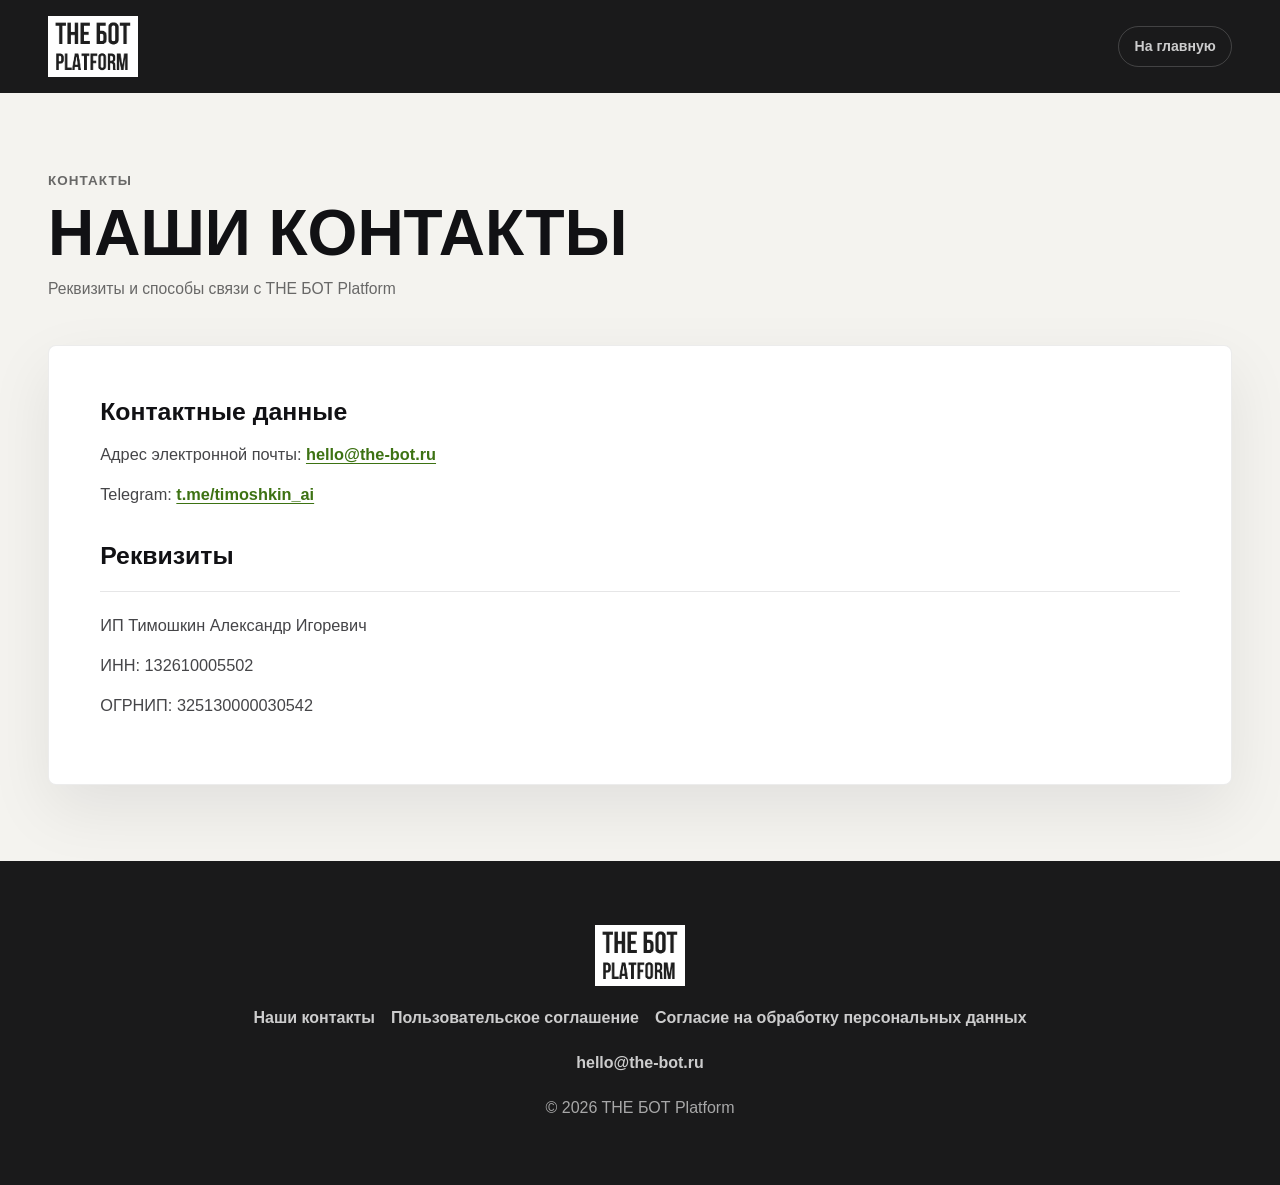
<file: contacts.html>
<!DOCTYPE html>
<html lang="ru">
<head>
  <meta charset="utf-8">
  <meta name="viewport" content="width=device-width, initial-scale=1">
  <title>Наши контакты | THE БОТ Platform</title>
  <meta name="description" content="Контакты и реквизиты THE БОТ Platform">
  <link rel="icon" href="icon.png" type="image/png">
  <link rel="apple-touch-icon" href="icon.png">
  <link rel="stylesheet" href="legal.css">
</head>
<body>
  <header class="legal-header">
    <div class="container legal-header-inner">
      <a class="brand" href="release.html" aria-label="THE БОТ Platform">
        <img src="logo.png" alt="THE БОТ Platform" width="249" height="169">
      </a>
      <a class="back-link" href="release.html">На главную</a>
    </div>
  </header>

  <main class="legal-main">
    <div class="container">
      <section class="legal-hero" aria-labelledby="contacts-title">
        <p class="legal-kicker">Контакты</p>
        <h1 id="contacts-title">Наши контакты</h1>
        <p class="legal-meta">Реквизиты и способы связи с THE БОТ Platform</p>
      </section>

      <article class="legal-document">
        <h2>Контактные данные</h2>
        <p>Адрес электронной почты: <a href="mailto:hello@the-bot.ru">hello@the-bot.ru</a></p>
        <p>Telegram: <a href="https://t.me/timoshkin_ai">t.me/timoshkin_ai</a></p>

        <h2>Реквизиты</h2>
        <div class="operator-details">
          <p>ИП Тимошкин Александр Игоревич</p>
          <p>ИНН: 132610005502</p>
          <p>ОГРНИП: 325130000030542</p>
        </div>
      </article>
    </div>
  </main>

  <footer class="site-footer">
    <div class="container footer-columns">
      <a href="release.html" aria-label="THE БОТ Platform">
        <img class="footer-logo" src="logo.png" alt="THE БОТ Platform" width="249" height="169">
      </a>
      <div class="footer-links" aria-label="Юридические документы">
        <a href="contacts.html">Наши контакты</a>
        <a href="terms.html">Пользовательское соглашение</a>
        <a href="privacy.html">Согласие на обработку персональных данных</a>
      </div>
      <a class="footer-email" href="mailto:hello@the-bot.ru">hello@the-bot.ru</a>
      <span>© 2026 THE БОТ Platform</span>
    </div>
  </footer>
</body>
</html>
</file>
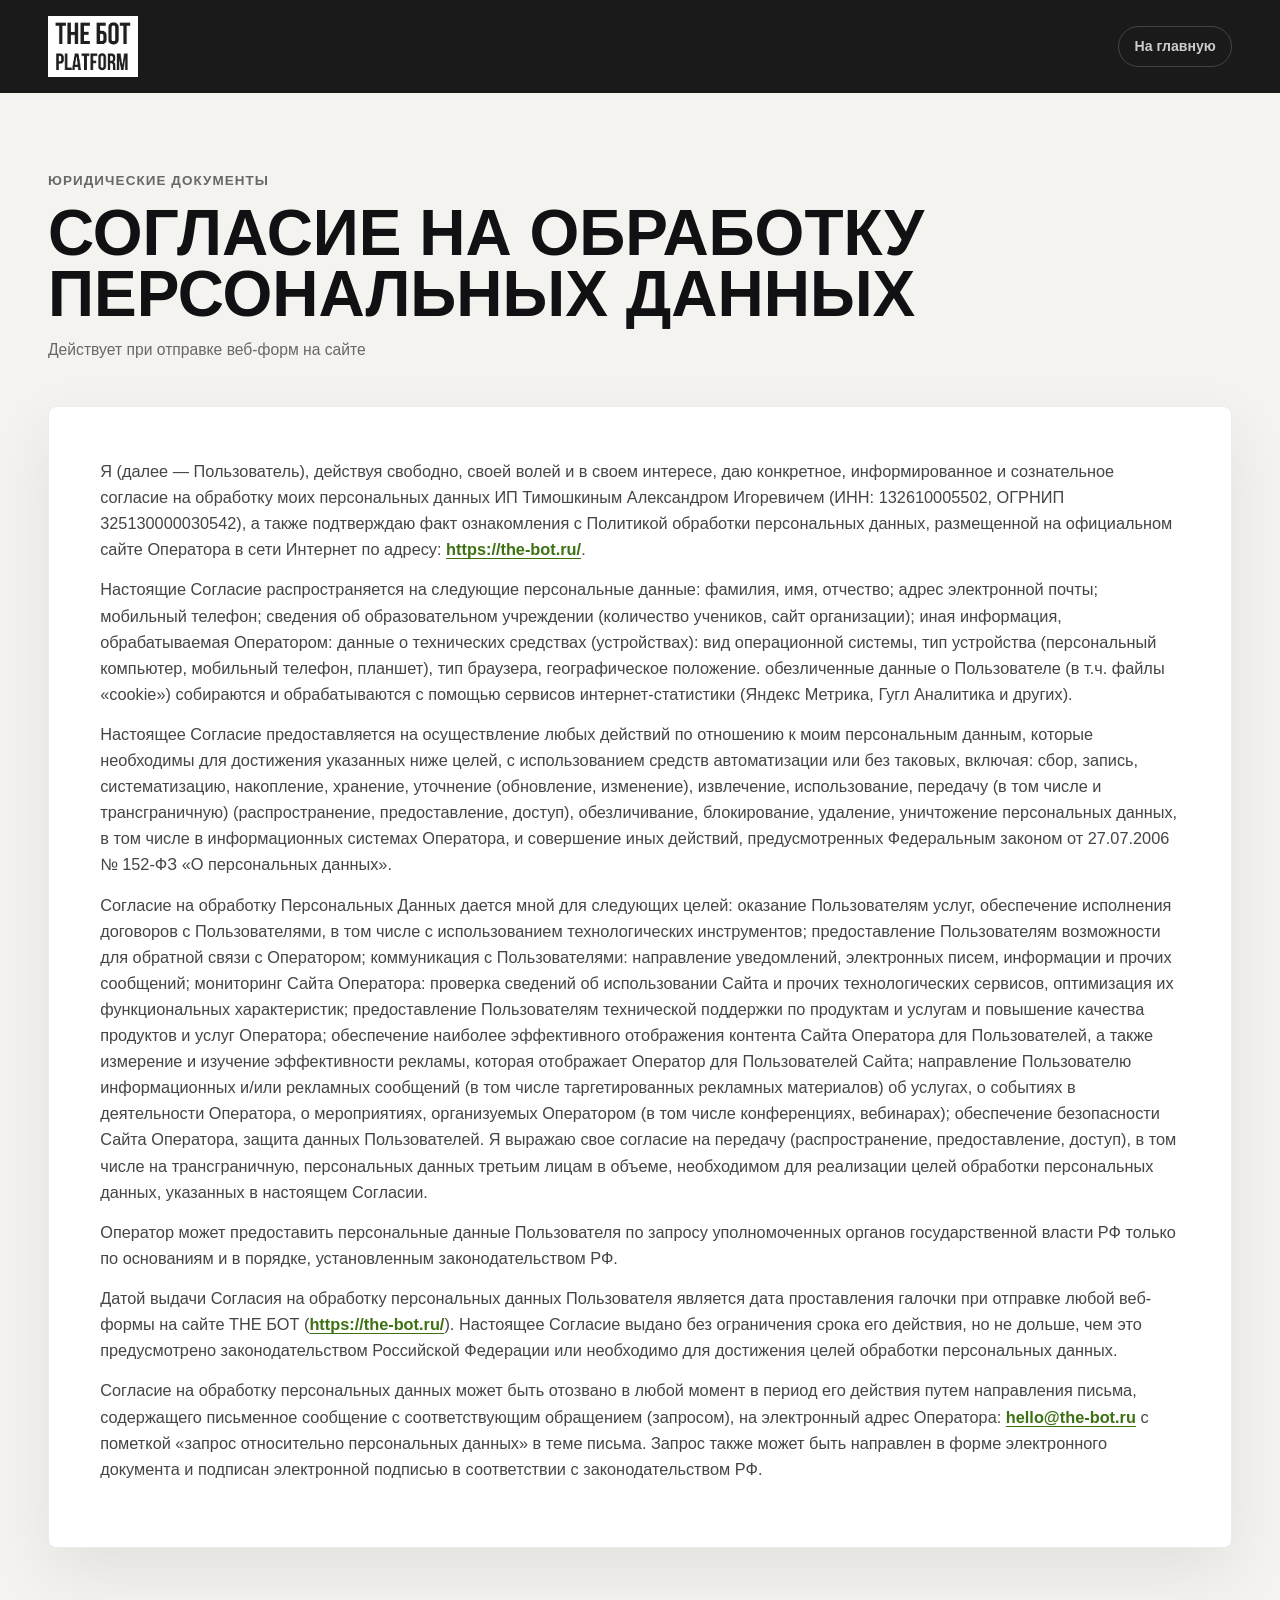
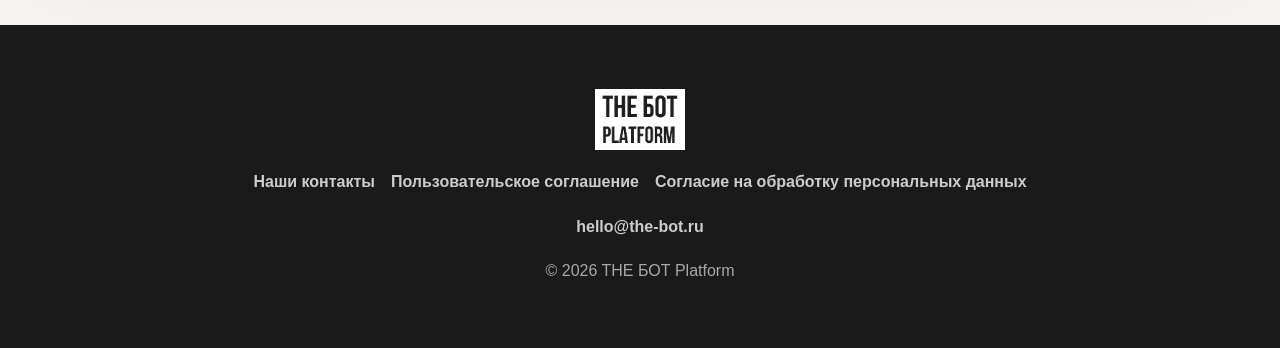
<file: privacy.html>
<!DOCTYPE html>
<html lang="ru">
<head>
  <meta charset="utf-8">
  <meta name="viewport" content="width=device-width, initial-scale=1">
  <title>Согласие на обработку персональных данных | THE БОТ Platform</title>
  <meta name="description" content="Согласие на обработку персональных данных THE БОТ Platform">
  <link rel="icon" href="icon.png" type="image/png">
  <link rel="apple-touch-icon" href="icon.png">
  <link rel="stylesheet" href="legal.css">
</head>
<body>
  <header class="legal-header">
    <div class="container legal-header-inner">
      <a class="brand" href="release.html" aria-label="THE БОТ Platform">
        <img src="logo.png" alt="THE БОТ Platform" width="249" height="169">
      </a>
      <a class="back-link" href="release.html">На главную</a>
    </div>
  </header>

  <main class="legal-main">
    <div class="container">
      <section class="legal-hero" aria-labelledby="legal-title">
        <p class="legal-kicker">Юридические документы</p>
        <h1 id="legal-title">Согласие на обработку персональных данных</h1>
        <p class="legal-meta">Действует при отправке веб-форм на сайте</p>
      </section>

      <article class="legal-document">
        <p>Я (далее — Пользователь), действуя свободно, своей волей и в своем интересе, даю конкретное, информированное и сознательное согласие на обработку моих персональных данных ИП Тимошкиным Александром Игоревичем (ИНН: 132610005502, ОГРНИП 325130000030542), а также подтверждаю факт ознакомления с Политикой обработки персональных данных, размещенной на официальном сайте Оператора в сети Интернет по адресу: <a href="https://the-bot.ru/">https://the-bot.ru/</a>.</p>
        <p>Настоящие Согласие распространяется на следующие персональные данные: фамилия, имя, отчество; адрес электронной почты; мобильный телефон; сведения об образовательном учреждении (количество учеников, сайт организации); иная информация, обрабатываемая Оператором: данные о технических средствах (устройствах): вид операционной системы, тип устройства (персональный компьютер, мобильный телефон, планшет), тип браузера, географическое положение. обезличенные данные о Пользователе (в т.ч. файлы «cookie») собираются и обрабатываются с помощью сервисов интернет-статистики (Яндекс Метрика, Гугл Аналитика и других).</p>
        <p>Настоящее Согласие предоставляется на осуществление любых действий по отношению к моим персональным данным, которые необходимы для достижения указанных ниже целей, с использованием средств автоматизации или без таковых, включая: сбор, запись, систематизацию, накопление, хранение, уточнение (обновление, изменение), извлечение, использование, передачу (в том числе и трансграничную) (распространение, предоставление, доступ), обезличивание, блокирование, удаление, уничтожение персональных данных, в том числе в информационных системах Оператора, и совершение иных действий, предусмотренных Федеральным законом от 27.07.2006 № 152-ФЗ «О персональных данных».</p>
        <p>Согласие на обработку Персональных Данных дается мной для следующих целей: оказание Пользователям услуг, обеспечение исполнения договоров с Пользователями, в том числе с использованием технологических инструментов; предоставление Пользователям возможности для обратной связи с Оператором; коммуникация с Пользователями: направление уведомлений, электронных писем, информации и прочих сообщений; мониторинг Сайта Оператора: проверка сведений об использовании Сайта и прочих технологических сервисов, оптимизация их функциональных характеристик; предоставление Пользователям технической поддержки по продуктам и услугам и повышение качества продуктов и услуг Оператора; обеспечение наиболее эффективного отображения контента Сайта Оператора для Пользователей, а также измерение и изучение эффективности рекламы, которая отображает Оператор для Пользователей Сайта; направление Пользователю информационных и/или рекламных сообщений (в том числе таргетированных рекламных материалов) об услугах, о событиях в деятельности Оператора, о мероприятиях, организуемых Оператором (в том числе конференциях, вебинарах); обеспечение безопасности Сайта Оператора, защита данных Пользователей. Я выражаю свое согласие на передачу (распространение, предоставление, доступ), в том числе на трансграничную, персональных данных третьим лицам в объеме, необходимом для реализации целей обработки персональных данных, указанных в настоящем Согласии.</p>
        <p>Оператор может предоставить персональные данные Пользователя по запросу уполномоченных органов государственной власти РФ только по основаниям и в порядке, установленным законодательством РФ.</p>
        <p>Датой выдачи Согласия на обработку персональных данных Пользователя является дата проставления галочки при отправке любой веб-формы на сайте ТНЕ БОТ (<a href="https://the-bot.ru/">https://the-bot.ru/</a>). Настоящее Согласие выдано без ограничения срока его действия, но не дольше, чем это предусмотрено законодательством Российской Федерации или необходимо для достижения целей обработки персональных данных.</p>
        <p>Согласие на обработку персональных данных может быть отозвано в любой момент в период его действия путем направления письма, содержащего письменное сообщение с соответствующим обращением (запросом), на электронный адрес Оператора: <a href="mailto:hello@the-bot.ru">hello@the-bot.ru</a> с пометкой «запрос относительно персональных данных» в теме письма. Запрос также может быть направлен в форме электронного документа и подписан электронной подписью в соответствии с законодательством РФ.</p>
      </article>
    </div>
  </main>

  <footer class="site-footer">
    <div class="container footer-columns">
      <a href="release.html" aria-label="THE БОТ Platform">
        <img class="footer-logo" src="logo.png" alt="THE БОТ Platform" width="249" height="169">
      </a>
      <div class="footer-links" aria-label="Юридические документы">
        <a href="contacts.html">Наши контакты</a>
        <a href="terms.html">Пользовательское соглашение</a>
        <a href="privacy.html">Согласие на обработку персональных данных</a>
      </div>
      <a class="footer-email" href="mailto:hello@the-bot.ru">hello@the-bot.ru</a>
      <span>© 2026 THE БОТ Platform</span>
    </div>
  </footer>
</body>
</html>
</file>
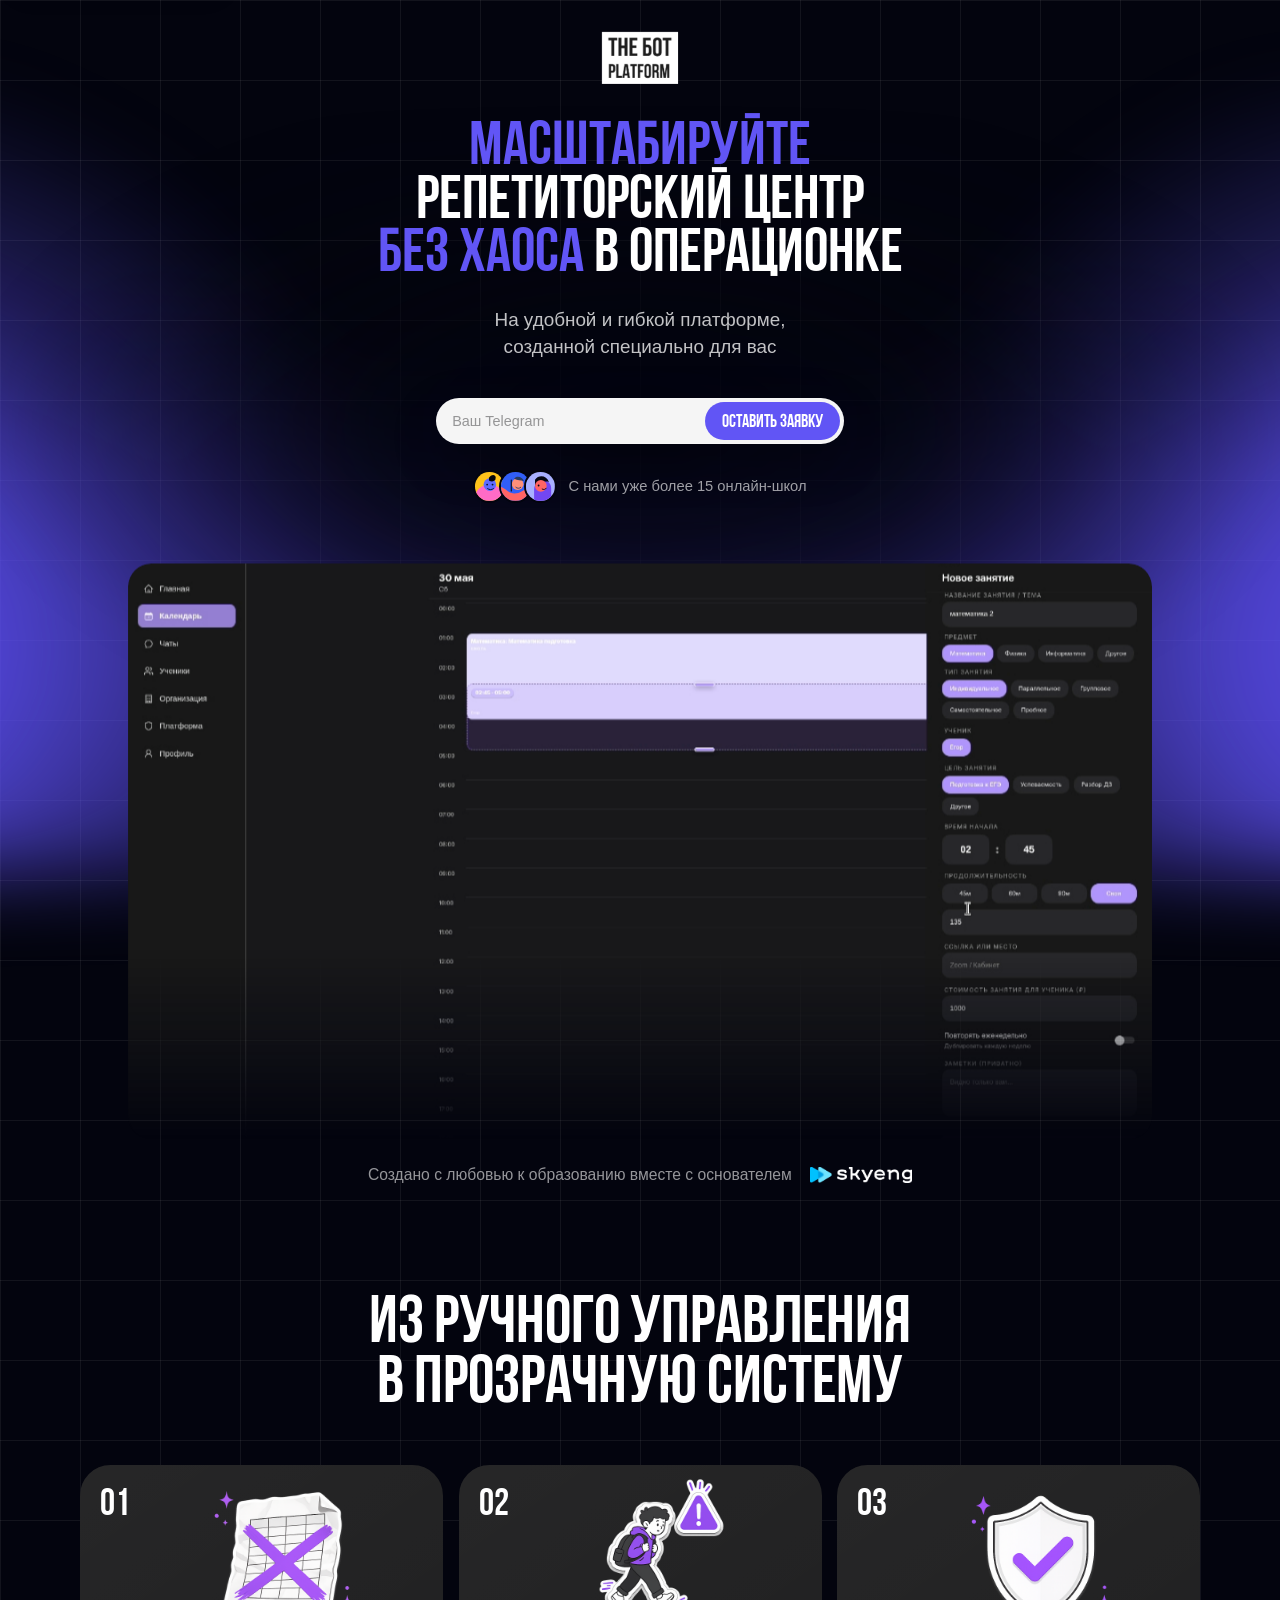
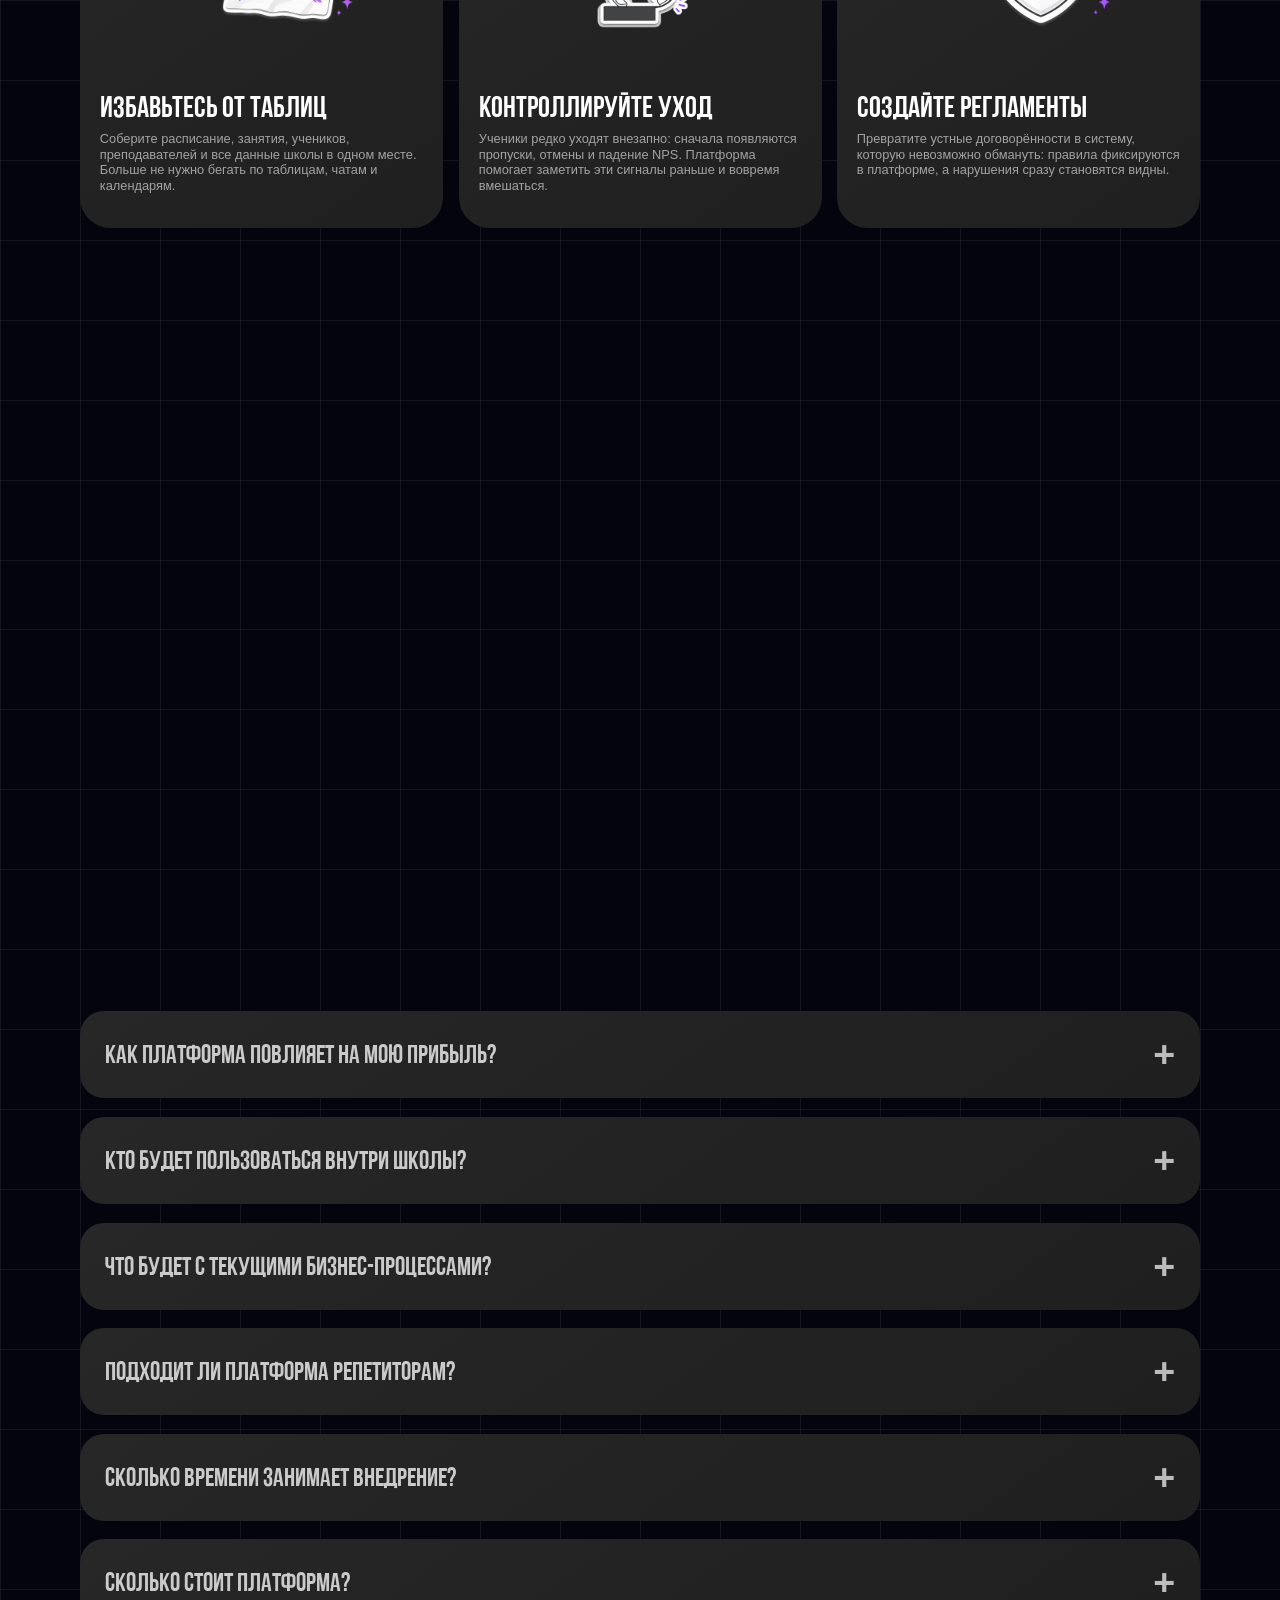
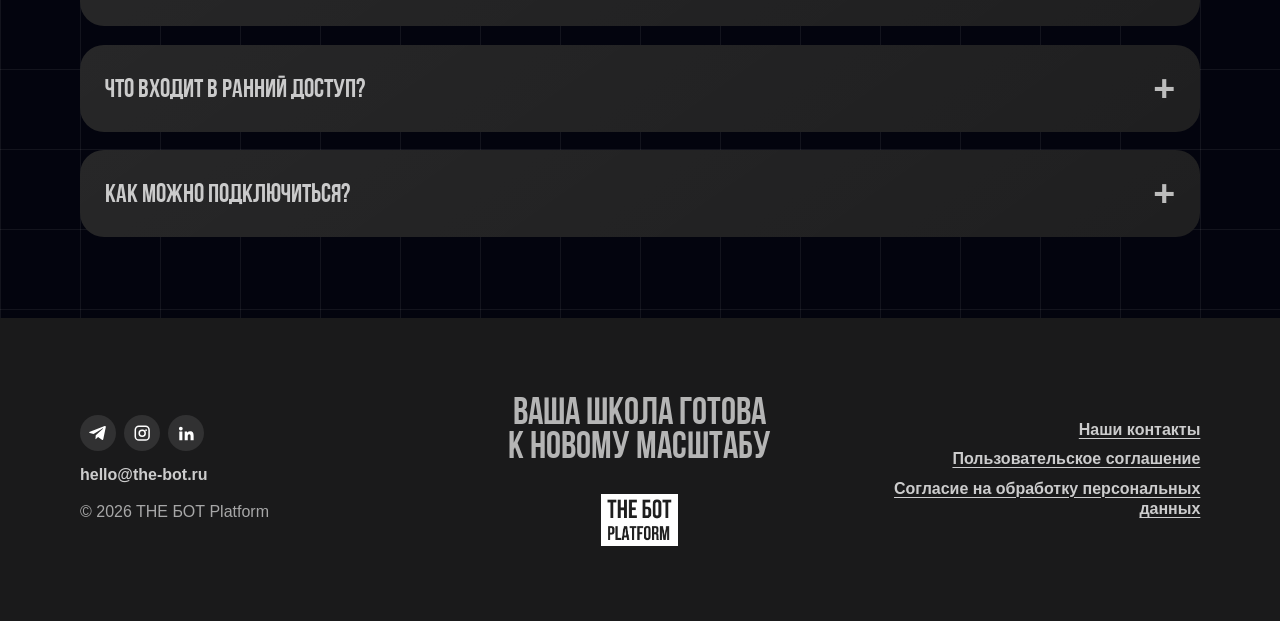
<file: release.html>
<!doctype html>
<html lang="ru">
<head>
  <meta charset="utf-8">
  <meta name="viewport" content="width=device-width, initial-scale=1">
  <meta name="robots" content="index,follow,max-image-preview:large">
  <title>Платформа для управления репетиторским центром</title>
  <meta name="description" content="Расписания, занятия, пользователи, коммуникации, финансы и аналитика для растущих онлайн-школ.">
  <link rel="canonical" href="https://the-bot.ru/">
  <link rel="icon" type="image/png" sizes="100x100" href="icon.png" media="(prefers-color-scheme: light)">
  <link rel="icon" type="image/png" sizes="100x60" href="icon-white.png" media="(prefers-color-scheme: dark)">
  <link rel="apple-touch-icon" href="icon.png">
  <meta name="theme-color" content="#6155F5">

  <!-- Yandex.Metrika counter -->
  <script type="text/javascript">
      (function(m,e,t,r,i,k,a){
          m[i]=m[i]||function(){(m[i].a=m[i].a||[]).push(arguments)};
          m[i].l=1*new Date();
          for (var j = 0; j < document.scripts.length; j++) {if (document.scripts[j].src === r) { return; }}
          k=e.createElement(t),a=e.getElementsByTagName(t)[0],k.async=1,k.src=r,a.parentNode.insertBefore(k,a)
      })(window, document,'script','https://mc.yandex.ru/metrika/tag.js?id=109550435', 'ym');

      ym(109550435, 'init', {ssr:true, webvisor:true, clickmap:true, ecommerce:"dataLayer", referrer: document.referrer, url: location.href, accurateTrackBounce:true, trackLinks:true});
  </script>
  <!-- /Yandex.Metrika counter -->

  <meta property="og:type" content="website">
  <meta property="og:locale" content="ru_RU">
  <meta property="og:site_name" content="THE БОТ Platform">
  <meta property="og:title" content="Платформа для управления репетиторским центром">
  <meta property="og:description" content="Расписания, занятия, пользователи, коммуникации, финансы и аналитика для растущих онлайн-школ.">
  <meta property="og:url" content="https://the-bot.ru/">

  <meta name="twitter:card" content="summary">
  <meta name="twitter:title" content="Платформа для управления репетиторским центром">
  <meta name="twitter:description" content="Расписания, занятия, пользователи, коммуникации, финансы и аналитика для растущих онлайн-школ.">

  <script type="application/ld+json">
  {
    "@context": "https://schema.org",
    "@graph": [
      {
        "@type": "Organization",
        "@id": "https://the-bot.ru/#organization",
        "name": "THE БОТ Platform",
        "url": "https://the-bot.ru/",
        "email": "hello@the-bot.ru",
        "description": "Расписания, занятия, пользователи, коммуникации, финансы и аналитика для растущих онлайн-школ.",
        "contactPoint": {
          "@type": "ContactPoint",
          "email": "hello@the-bot.ru",
          "contactType": "customer support",
          "availableLanguage": "Russian"
        }
      },
      {
        "@type": "WebSite",
        "@id": "https://the-bot.ru/#website",
        "url": "https://the-bot.ru/",
        "name": "THE БОТ Platform",
        "publisher": {
          "@id": "https://the-bot.ru/#organization"
        },
        "inLanguage": "ru-RU"
      },
      {
        "@type": "FAQPage",
        "@id": "https://the-bot.ru/#faq",
        "mainEntity": [
          {
            "@type": "Question",
            "name": "Что такое THE БОТ Platform?",
            "acceptedAnswer": {
              "@type": "Answer",
              "text": "Это платформа для управления репетиторским центром. Она обеспечивает бизнес устойчивой системой для масштабирования."
            }
          },
          {
            "@type": "Question",
            "name": "Чем платформа отличается от аналогов?",
            "acceptedAnswer": {
              "@type": "Answer",
              "text": "Мы не делаем универсальную LMS, CRM или календарь. THE БОТ Platform построена вокруг бизнес-модели репетиторского центра."
            }
          },
          {
            "@type": "Question",
            "name": "Как платформа повлияет на мою прибыль?",
            "acceptedAnswer": {
              "@type": "Answer",
              "text": "Платформа помогает снизить отток учеников (Churn), повысить доходимость до занятия, убрать лишнюю ручную работу администраторов. А данные, собранные в одном месте, и их аналитика помогают владельцу принимать качественные управленческие решения."
            }
          },
          {
            "@type": "Question",
            "name": "Кто будет пользоваться внутри школы?",
            "acceptedAnswer": {
              "@type": "Answer",
              "text": "Администратор управляет школой, преподаватели работают со своим расписанием, занятиями и отчётами, ученики видят свои занятия и нужные действия. Доступы разделяются по ролям."
            }
          },
          {
            "@type": "Question",
            "name": "Что будет с текущими бизнес-процессами?",
            "acceptedAnswer": {
              "@type": "Answer",
              "text": "Мы не ломаем процессы в вашей школе. На этапе внедрения текущие правила переводятся в регламенты: отмены, переносы, отчёты, оплаты, выплаты и права доступа."
            }
          },
          {
            "@type": "Question",
            "name": "Подходит ли платформа репетиторам?",
            "acceptedAnswer": {
              "@type": "Answer",
              "text": "Да, но придется подождать. Сейчас мы фокусируемся только на репетиторских центрах, но уже проводим каст девы с репетиторами. Подавайте заявку, чтобы быть в числе первых пользователей платформы!"
            }
          },
          {
            "@type": "Question",
            "name": "Сколько времени занимает внедрение?",
            "acceptedAnswer": {
              "@type": "Answer",
              "text": "Срок зависит от размера школы и текущих процессов. На этапе раннего доступа внедрение оценивается индивидуально после заявки."
            }
          },
          {
            "@type": "Question",
            "name": "Сколько стоит платформа?",
            "acceptedAnswer": {
              "@type": "Answer",
              "text": "Стоимость зависит от количества учеников школы и необходимых функций. Условия обсуждаются индивидуально после заявки на ранний доступ."
            }
          },
          {
            "@type": "Question",
            "name": "Что входит в ранний доступ?",
            "acceptedAnswer": {
              "@type": "Answer",
              "text": "Ранний доступ включает подключение школы, настройку базовых процессов, онбординг и поддержка сотрудников, а также прямую обратную связь с нашей командой."
            }
          },
          {
            "@type": "Question",
            "name": "Как можно подключиться?",
            "acceptedAnswer": {
              "@type": "Answer",
              "text": "Оставьте заявку на ранний доступ. Мы свяжемся с вами и проверим, подходит ли школа под критерии подключения."
            }
          }
        ]
      }
    ]
  }
  </script>

  <style>
    @font-face {
      font-family: "Bebas Neue Cyrillic";
      src: url("[data-uri]") format("truetype");
      font-weight: 400;
      font-style: normal;
      font-display: swap;
    }

    -face {
      font-family: "Inter";
      src: url("[data-uri]") format("woff2");
      font-weight: 400 900;
      font-style: normal;
      font-display: swap;
      unicode-range: U+0301, U+0400-045F, U+0490-0491, U+04B0-04B1, U+2116;
    }

    -face {
      font-family: "Inter";
      src: url("[data-uri]") format("woff2");
      font-weight: 400 900;
      font-style: normal;
      font-display: swap;
      unicode-range: U+0000-00FF, U+0131, U+0152-0153, U+02BB-02BC, U+02C6, U+02DA, U+02DC, U+0304, U+0308, U+0329, U+2000-206F, U+20AC, U+2122, U+2191, U+2193, U+2212, U+2215, U+FEFF, U+FFFD;
    }

    :root {
      --color-primary: #6155F5;
      --color-primary-rgb: 97, 85, 245;
      --color-primary-strong: #4F46E5;
      --color-primary-soft: #ECEBFF;
      --color-secondary: #2C2C2C2E;
      --color-tertiary: #1C1C1C1E;
      --color-neutral: #0F0F0F10;
      --color-ink: #111114;
      --color-muted: #5D5D66;
      --color-subtle: #7B7B86;
      --color-page: #FAFAFC;
      --color-surface: #FFFFFF;
      --color-surface-alt: #F4F3F8;
      --color-line: rgba(17, 17, 20, 0.12);
      --color-success: #1D7A4D;
      --color-error: #B3261E;

      --font-headline: "Bebas Neue Cyrillic", "Inter", -apple-system, BlinkMacSystemFont, "Segoe UI", sans-serif;
      --font-body: "Inter", -apple-system, BlinkMacSystemFont, "Segoe UI", sans-serif;
      --font-label: "Inter", -apple-system, BlinkMacSystemFont, "Segoe UI", sans-serif;

      --space-1: 0.25rem;
      --space-2: 0.5rem;
      --space-3: 0.75rem;
      --space-4: 1rem;
      --space-5: 1.25rem;
      --space-6: 1.5rem;
      --space-7: 2rem;
      --space-8: 2.5rem;
      --space-9: 3rem;
      --space-10: 4rem;
      --space-11: 5rem;

      --radius-xs: 4px;
      --radius-sm: 6px;
      --radius-md: 8px;
      --shadow-sm: 0 8px 28px rgba(17, 17, 20, 0.08);
      --shadow-md: 0 18px 48px rgba(17, 17, 20, 0.12);

      --container: 1120px;
      --header-height: 4.25rem;
    }

    * {
      box-sizing: border-box;
    }

    html {
      scroll-behavior: smooth;
      scrollbar-width: none;
      text-size-adjust: 100%;
    }

    html::-webkit-scrollbar,
    body::-webkit-scrollbar {
      display: none;
    }

    body {
      margin: 0;
      color: var(--color-surface);
      --site-grid-gap: 5em;
      --site-grid-line: 1px;
      --site-grid-color: rgba(255, 255, 255, 0.13);
      background-color: #03040E;
      background-image:
        linear-gradient(
          -90deg,
          transparent calc(var(--site-grid-gap) - var(--site-grid-line)),
          var(--site-grid-color) calc(var(--site-grid-gap) - var(--site-grid-line) + 1px),
          var(--site-grid-color) var(--site-grid-gap)
        ),
        linear-gradient(
          0deg,
          transparent calc(var(--site-grid-gap) - var(--site-grid-line)),
          var(--site-grid-color) calc(var(--site-grid-gap) - var(--site-grid-line) + 1px),
          var(--site-grid-color) var(--site-grid-gap)
        );
      background-size: var(--site-grid-gap) var(--site-grid-gap);
      font-family: var(--font-body);
      font-size: 1rem;
      line-height: 1.55;
      letter-spacing: 0;
      -ms-overflow-style: none;
    }

    body.nav-open {
      overflow: hidden;
    }

    img,
    svg {
      max-width: 100%;
      display: block;
    }

    a {
      color: inherit;
      text-decoration: none;
    }

    button,
    input,
    textarea,
    select {
      font: inherit;
      letter-spacing: 0;
    }

    button {
      cursor: pointer;
    }

    .skip-link {
      position: absolute;
      left: var(--space-4);
      top: -4rem;
      z-index: 100;
      padding: var(--space-3) var(--space-4);
      border-radius: var(--radius-sm);
      color: var(--color-ink);
      background: var(--color-surface);
      box-shadow: var(--shadow-sm);
      transition: top 160ms ease;
    }

    .skip-link:focus {
      top: var(--space-4);
    }

    .sr-only {
      position: absolute;
      width: 1px;
      height: 1px;
      padding: 0;
      overflow: hidden;
      clip: rect(0, 0, 0, 0);
      white-space: nowrap;
      border: 0;
    }

    .container {
      width: min(100% - 2rem, var(--container));
      margin-inline: auto;
    }

    .site-header {
      position: absolute;
      inset: 0 0 auto;
      z-index: 50;
      min-height: calc(var(--header-height) + var(--space-5));
      color: var(--color-surface);
      background: transparent;
    }

    .header-inner {
      min-height: calc(var(--header-height) + var(--space-5));
      display: flex;
      align-items: center;
      justify-content: center;
      padding-top: var(--space-5);
    }

    .brand {
      display: inline-flex;
      align-items: center;
      min-width: 0;
      font-family: var(--font-label);
      font-weight: 700;
      line-height: 1;
    }

    .brand-logo {
      width: clamp(4.8rem, 5.6vw, 6rem);
      height: auto;
      display: block;
      flex: 0 0 auto;
      border-radius: 0;
      animation: heroLogoIn 680ms cubic-bezier(0.22, 1, 0.36, 1) 80ms both;
    }

    .brand-name {
      display: none;
    }

    .site-nav {
      display: none;
    }

    .nav-list {
      margin: 0;
      padding: 0;
      display: flex;
      align-items: center;
      list-style: none;
    }

    .nav-link {
      min-height: 2.65rem;
      display: flex;
      align-items: center;
      justify-content: center;
      padding-inline: var(--space-4);
      border-radius: var(--radius-md);
      color: var(--color-ink);
      background: var(--color-surface);
      font-family: var(--font-headline);
      font-size: 1.12rem;
      font-weight: 400;
      text-transform: uppercase;
    }

    .nav-link:hover,
    .nav-link:focus-visible {
      color: var(--color-ink);
      outline: none;
    }

    main {
      --main-grid-gap: 5em;
      --main-grid-line: 1px;
      --main-grid-color: rgba(255, 255, 255, 0.13);
      background-color: #03040E;
      background-image:
        linear-gradient(
          -90deg,
          transparent calc(var(--main-grid-gap) - var(--main-grid-line)),
          var(--main-grid-color) calc(var(--main-grid-gap) - var(--main-grid-line) + 1px),
          var(--main-grid-color) var(--main-grid-gap)
        ),
        linear-gradient(
          0deg,
          transparent calc(var(--main-grid-gap) - var(--main-grid-line)),
          var(--main-grid-color) calc(var(--main-grid-gap) - var(--main-grid-line) + 1px),
          var(--main-grid-color) var(--main-grid-gap)
        );
      background-size: var(--main-grid-gap) var(--main-grid-gap);
      overflow: hidden;
    }

    .section {
      padding-block: var(--space-9);
      color: var(--color-surface);
      background: transparent;
    }

    .section.compact {
      padding-block: var(--space-8);
    }

    .section h2,
    .section h3,
    .site-footer strong {
      color: var(--color-surface);
    }

    .section-header {
      max-width: 44rem;
      margin-bottom: var(--space-7);
    }

    .eyebrow {
      margin: 0 0 var(--space-3);
      color: var(--color-primary);
      font-family: var(--font-label);
      font-size: 0.8rem;
      font-weight: 800;
      line-height: 1.2;
    }

    h1,
    h2,
    h3 {
      margin: 0;
      color: var(--color-ink);
      font-family: var(--font-headline);
      font-weight: 400;
      line-height: 1.08;
      letter-spacing: 0;
    }

    h1 {
      font-size: 2.95rem;
    }

    .hero-kicker {
      margin: var(--space-3) 0 0;
      color: var(--color-ink);
      font-size: 1.32rem;
      font-weight: 750;
      line-height: 1.22;
    }

    h2 {
      font-size: 2rem;
    }

    h3 {
      font-size: 1.15rem;
    }

    p {
      margin: 0;
    }

    .lead {
      color: rgba(255, 255, 255, 0.68);
      font-size: 1.04rem;
      line-height: 1.65;
    }

    .section-header .lead {
      margin-top: var(--space-4);
    }

    .site-hero {
      position: relative;
      isolation: isolate;
      min-height: 100svh;
      padding-block: calc(var(--header-height) + var(--space-7)) 0;
      color: var(--color-surface);
      background: transparent;
    }

    .hero-stage {
      position: relative;
      z-index: 1;
      min-height: calc(100svh - var(--header-height) - var(--space-9));
      display: flex;
      justify-items: center;
      align-items: flex-start;
      justify-content: center;
    }

    .hero-copy {
      width: min(100%, 88rem);
      margin-inline: auto;
      position: relative;
      isolation: isolate;
      text-align: center;
    }

    .hero-copy > :not(.hero-product-preview) {
      position: relative;
      z-index: 2;
    }

    .site-hero h1 {
      color: var(--color-surface);
      font-size: clamp(1.45rem, 7.15vw, 3.9rem);
      line-height: 0.86;
    }

    .site-hero h1 > span {
      display: block;
      white-space: nowrap;
      animation: heroTitleIn 720ms cubic-bezier(0.22, 1, 0.36, 1) both;
    }

    .site-hero h1 > span:nth-child(1) {
      animation-delay: 300ms;
    }

    .site-hero h1 > span:nth-child(2) {
      animation-delay: 420ms;
    }

    .site-hero h1 > span:nth-child(3) {
      animation-delay: 540ms;
    }

    .site-hero h1 .hero-title-accent {
      color: var(--color-primary);
    }

    .hero-kicker {
      width: min(100%, 43rem);
      margin: clamp(1.35rem, 2.7vw, 1.8rem) auto 0;
      color: rgba(255, 255, 255, 0.76);
      font-size: clamp(0.83rem, 3.35vw, 1.18rem);
      font-weight: 500;
      line-height: 1.45;
    }

    .hero-kicker span {
      display: block;
      animation: heroFadeUp 620ms cubic-bezier(0.22, 1, 0.36, 1) both;
    }

    .hero-kicker span:nth-child(1) {
      animation-delay: 620ms;
    }

    .hero-kicker span:nth-child(2) {
      animation-delay: 700ms;
    }

    .hero-actions {
      margin-top: var(--space-6);
      display: flex;
      justify-content: center;
    }

    .hero-cta {
      min-height: 3.25rem;
      padding-inline: var(--space-6);
      color: var(--color-ink);
      background: var(--color-surface);
      text-transform: uppercase;
    }

    .button {
      min-height: 3.1rem;
      position: relative;
      display: inline-flex;
      align-items: center;
      justify-content: center;
      gap: var(--space-2);
      overflow: hidden;
      padding: 0.85rem 1.15rem;
      border: 1px solid transparent;
      border-radius: var(--radius-md);
      font-family: var(--font-headline);
      font-size: 1.28rem;
      font-weight: 400;
      line-height: 1.1;
      cursor: pointer;
      isolation: isolate;
      transition: background 180ms ease, border-color 180ms ease, transform 180ms ease, box-shadow 180ms ease;
    }

    .button:hover,
    .button:focus-visible {
      transform: translateY(-1px);
      outline: none;
    }

    .button:disabled {
      cursor: wait;
      opacity: 0.72;
      transform: none;
    }

    .button-primary {
      color: var(--color-surface);
      background: var(--color-primary);
    }

    .button-primary:hover,
    .button-primary:focus-visible {
      background: var(--color-primary-strong);
    }

    .button-secondary {
      color: var(--color-ink);
      border-color: var(--color-line);
      background: var(--color-surface);
    }

    .hero-social-proof {
      margin-top: clamp(1rem, 2.2vw, 1.6rem);
      position: relative;
      z-index: 3;
      display: flex;
      align-items: center;
      justify-content: center;
      gap: var(--space-3);
      color: rgba(255, 255, 255, 0.62);
      font-size: 0.92rem;
      line-height: 1.25;
      animation: heroFadeUp 620ms cubic-bezier(0.22, 1, 0.36, 1) 880ms both;
    }

    .proof-avatars {
      display: inline-flex;
      align-items: center;
    }

    .proof-avatar {
      width: 2.05rem;
      height: 2.05rem;
      display: inline-flex;
      align-items: center;
      justify-content: center;
      overflow: hidden;
      border: 2px solid #03040E;
      border-radius: 50%;
      background: rgba(255, 255, 255, 0.12);
      animation: avatarPop 420ms cubic-bezier(0.22, 1, 0.36, 1) both;
    }

    .proof-avatar:nth-child(1) {
      animation-delay: 960ms;
    }

    .proof-avatar:nth-child(2) {
      animation-delay: 1040ms;
    }

    .proof-avatar:nth-child(3) {
      animation-delay: 1120ms;
    }

    .proof-avatar + .proof-avatar {
      margin-left: -0.48rem;
    }

    .proof-avatar svg {
      width: 100%;
      height: 100%;
      display: block;
    }

    .hero-waitlist-form {
      width: min(100%, 25.5rem);
      margin: clamp(1.75rem, 3.2vw, 2.35rem) auto 0;
      position: relative;
      z-index: 3;
      padding: 0.34rem;
      display: grid;
      gap: var(--space-2);
      border: 1px solid transparent;
      border-radius: 2rem;
      background: transparent;
      box-shadow: none;
      animation: heroFadeUp 660ms cubic-bezier(0.22, 1, 0.36, 1) 720ms both;
      transition: background 220ms ease, border-color 220ms ease, box-shadow 220ms ease, transform 180ms ease;
    }

    .hero-waitlist-form::before {
      content: "";
      position: absolute;
      inset: 0;
      z-index: -1;
      border-radius: inherit;
      background: rgba(var(--color-primary-rgb), 0.1);
      box-shadow: inset 0 0 0 1px rgba(var(--color-primary-rgb), 0.26), 0 0 22px rgba(var(--color-primary-rgb), 0.18);
      opacity: 0;
      transform: scale(0.985);
      pointer-events: none;
      transition: opacity 180ms ease, transform 180ms ease;
    }

    .hero-waitlist-form:focus-within {
      transform: translateY(-1px);
    }

    .hero-waitlist-form:focus-within::before {
      opacity: 1;
      transform: scale(1);
    }

    .hero-waitlist-form input {
      min-width: 0;
      min-height: 2.35rem;
      border: 0;
      border-radius: 999px;
      padding: 0 var(--space-3);
      color: var(--color-ink);
      background: rgba(255, 255, 255, 0.96);
      font-size: 0.9rem;
      outline: none;
    }

    .hero-waitlist-form input::placeholder {
      color: rgba(17, 17, 20, 0.42);
    }

    .hero-waitlist-form input:focus {
      box-shadow: none;
    }

    .hero-waitlist-form .button {
      width: 100%;
      min-height: 2.35rem;
      padding: 0.48rem var(--space-4);
      border-radius: 999px;
      color: var(--color-surface);
      background: var(--color-primary);
      font-size: 1.1rem;
      text-transform: uppercase;
    }

    .hero-waitlist-form .button::after {
      content: "";
      position: absolute;
      inset: -55% -40%;
      z-index: 1;
      border-radius: inherit;
      pointer-events: none;
      background: linear-gradient(
        105deg,
        transparent 0%,
        transparent 39%,
        rgba(255, 255, 255, 0.18) 45%,
        rgba(255, 255, 255, 0.82) 50%,
        rgba(255, 255, 255, 0.18) 55%,
        transparent 61%,
        transparent 100%
      );
      opacity: 0.78;
      transform: translateX(-135%) skewX(-16deg);
      animation: buttonLightSweep 4.8s ease-in-out infinite;
      mix-blend-mode: screen;
    }

    .hero-waitlist-form .button:hover,
    .hero-waitlist-form .button:focus-visible {
      background: var(--color-primary-strong);
      box-shadow: 0 0.9rem 2rem rgba(var(--color-primary-rgb), 0.22);
    }

    .button.is-submitting,
    .button.is-submitting:hover,
    .button.is-submitting:focus-visible,
    .hero-waitlist-form .button.is-submitting,
    .hero-waitlist-form .button.is-submitting:hover,
    .hero-waitlist-form .button.is-submitting:focus-visible {
      color: var(--color-surface);
      border-color: #03040E;
      background: #03040E;
      opacity: 1;
    }

    .button.is-submitting::after,
    .button:disabled::after {
      opacity: 0;
      animation: none;
    }

    .hero-form-status {
      min-height: 1rem;
      margin-top: var(--space-2);
      position: relative;
      z-index: 3;
      color: var(--color-primary);
      font-size: 0.88rem;
      font-weight: 500;
    }

    .hero-form-status:empty {
      min-height: 0;
      margin-top: 0;
    }

    .hero-form-status.is-error {
      color: #FFB4AB;
    }

    .hero-product-preview {
      width: min(100%, 58rem);
      margin: clamp(3.25rem, 5.8vw, 4.75rem) auto 0;
      position: relative;
      z-index: 1;
      isolation: isolate;
    }

    .hero-product-preview::before {
      content: "";
      position: absolute;
      left: 50%;
      top: -76%;
      z-index: 0;
      width: min(238%, 148rem);
      height: 126%;
      transform: translateX(-50%);
      background:
        radial-gradient(ellipse 33% 94% at 14% 70%, rgba(var(--color-primary-rgb), 1) 0%, rgba(var(--color-primary-rgb), 0.74) 28%, rgba(var(--color-primary-rgb), 0.3) 54%, rgba(var(--color-primary-rgb), 0) 80%),
        radial-gradient(ellipse 33% 94% at 86% 70%, rgba(var(--color-primary-rgb), 0.98) 0%, rgba(var(--color-primary-rgb), 0.7) 34%, rgba(var(--color-primary-rgb), 0.26) 58%, rgba(var(--color-primary-rgb), 0) 82%),
        radial-gradient(ellipse 62% 54% at 50% 74%, rgba(var(--color-primary-rgb), 0.42) 0%, rgba(var(--color-primary-rgb), 0.18) 46%, rgba(var(--color-primary-rgb), 0) 78%);
      filter: blur(40px) saturate(1.15);
      opacity: 1;
      pointer-events: none;
    }

    .hero-product-preview::after {
      content: "";
      position: absolute;
      left: 50%;
      top: -68%;
      z-index: 0;
      width: min(126%, 82rem);
      height: 108%;
      transform: translateX(-50%);
      background: radial-gradient(ellipse 62% 58% at 50% 42%, rgba(3, 4, 14, 0.92) 0%, rgba(3, 4, 14, 0.72) 32%, rgba(3, 4, 14, 0.2) 60%, rgba(3, 4, 14, 0) 84%);
      filter: blur(20px);
      pointer-events: none;
    }

    .preview-device {
      width: 100%;
      aspect-ratio: 16 / 9;
      overflow: hidden;
      background: url("hero-screencast-poster.png") center / cover no-repeat;
      border-radius: clamp(0.85rem, 2vw, 1.45rem);
      box-shadow: 0 34px 90px rgba(0, 0, 0, 0.42);
      position: relative;
      z-index: 1;
      transform: translate3d(0, var(--preview-parallax, 0px), 0);
      transition: transform 180ms ease-out;
      -webkit-mask-image: linear-gradient(to bottom, #000 0%, #000 68%, rgba(0, 0, 0, 0.62) 82%, transparent 100%);
      mask-image: linear-gradient(to bottom, #000 0%, #000 68%, rgba(0, 0, 0, 0.62) 82%, transparent 100%);
    }

    .preview-video {
      width: 100%;
      height: 100%;
      aspect-ratio: 16 / 9;
      display: block;
      overflow: hidden;
      border: 0;
      border-radius: inherit;
      background: #03040E;
      object-fit: cover;
      opacity: 0;
      transition: opacity 240ms ease;
    }

    .preview-video.is-ready {
      opacity: 1;
    }

    .preview-toggle {
      position: absolute;
      inset: 0;
      z-index: 2;
      display: grid;
      place-items: center;
      border: 0;
      color: var(--color-surface);
      background: transparent;
      cursor: pointer;
    }

    .preview-toggle:focus-visible {
      outline: none;
    }

    .preview-toggle-badge {
      width: clamp(3.3rem, 8vw, 4.8rem);
      height: clamp(3.3rem, 8vw, 4.8rem);
      display: inline-grid;
      place-items: center;
      border-radius: 50%;
      background: rgba(3, 4, 14, 0.58);
      box-shadow: 0 18px 54px rgba(0, 0, 0, 0.34);
      opacity: 0;
      transform: scale(0.9);
      transition: opacity 180ms ease, transform 180ms ease;
    }

    .preview-toggle.is-visible .preview-toggle-badge,
    .preview-toggle[data-state="paused"] .preview-toggle-badge,
    .preview-toggle:focus-visible .preview-toggle-badge {
      opacity: 1;
      transform: scale(1);
    }

    .preview-toggle-icon {
      width: 45%;
      height: 45%;
      display: none;
      fill: currentColor;
    }

    .preview-toggle[data-state="playing"] .preview-toggle-icon-pause,
    .preview-toggle[data-state="paused"] .preview-toggle-icon-play {
      display: block;
    }

    .project-partner {
      width: min(100%, 58rem);
      margin: clamp(1rem, 2vw, 1.45rem) auto 0;
      position: relative;
      z-index: 1;
      display: flex;
      align-items: center;
      justify-content: center;
      gap: clamp(0.75rem, 2vw, 1.15rem);
      color: rgba(255, 255, 255, 0.58);
      font-size: clamp(0.82rem, 2.2vw, 0.98rem);
      font-weight: 500;
      line-height: 1.25;
    }

    .project-partner img {
      width: auto;
      height: 1em;
      flex: 0 0 auto;
      object-fit: contain;
      transition: filter 180ms ease, opacity 180ms ease, transform 180ms ease;
    }

    .project-partner:hover img,
    .project-partner:focus-within img {
      filter: brightness(1.16);
      opacity: 1;
      transform: translateY(-1px);
    }

    .problem-solution-section {
      width: min(100%, 86rem);
      margin: clamp(4.5rem, 8vw, 6.75rem) auto 0;
      text-align: left;
    }

    .problem-solution-header {
      max-width: 42rem;
      margin: 0 auto clamp(2rem, 4.8vw, 3.5rem);
      text-align: center;
    }

    .problem-solution-header h2 {
      color: var(--color-surface);
      font-size: clamp(2.1rem, 6.4vw, 4.2rem);
      line-height: 0.9;
    }

    .problem-solution-grid {
      display: grid;
      gap: var(--space-4);
    }

    .problem-solution-header h2 > span {
      display: block;
    }

    .problem-solution-card {
      aspect-ratio: auto;
      min-height: 0;
      padding: clamp(1rem, 4.5vw, 1.45rem);
      display: grid;
      grid-template-columns: auto minmax(0, 1fr);
      grid-template-rows: auto auto auto;
      grid-template-areas:
        "number visual"
        "title title"
        "text text";
      column-gap: clamp(0.8rem, 3vw, 1.25rem);
      row-gap: clamp(0.6rem, 2.4vw, 0.95rem);
      border-radius: clamp(1.25rem, 6vw, 1.9rem);
      background:
        linear-gradient(145deg, rgba(255, 255, 255, 0.055), rgba(255, 255, 255, 0.025)),
        #1A1A1B;
      transition: transform 220ms ease, background 220ms ease, box-shadow 220ms ease;
    }

    .problem-solution-card:hover,
    .problem-solution-card:focus-within {
      transform: translateY(-6px);
      background:
        linear-gradient(145deg, rgba(255, 255, 255, 0.085), rgba(255, 255, 255, 0.035)),
        #1F1F21;
      box-shadow: 0 1.35rem 3rem rgba(0, 0, 0, 0.24);
    }

    .problem-card-number {
      grid-area: number;
      align-self: start;
      color: var(--color-surface);
      font-family: var(--font-headline);
      font-size: clamp(1.65rem, 4vw, 2.35rem);
      line-height: 0.9;
    }

    .problem-card-visual {
      grid-area: visual;
      min-height: clamp(9.5rem, 42vw, 16rem);
      align-self: start;
      display: grid;
      place-items: start center;
      transform: translateY(-1rem);
    }

    .problem-card-visual img {
      width: auto;
      max-width: min(88%, 18rem);
      max-height: clamp(11rem, 50vw, 17rem);
      height: auto;
      display: block;
      object-fit: contain;
      transition: transform 240ms cubic-bezier(0.22, 1, 0.36, 1);
      will-change: transform;
    }

    .problem-solution-card:hover .problem-card-visual img,
    .problem-solution-card:focus-within .problem-card-visual img {
      transform: translateY(-0.35rem) scale(1.06) rotate(-1deg);
    }

    .problem-solution-card:nth-child(2):hover .problem-card-visual img,
    .problem-solution-card:nth-child(2):focus-within .problem-card-visual img {
      transform: translateY(-0.35rem) scale(1.06) rotate(1.2deg);
    }

    .problem-solution-card:nth-child(3):hover .problem-card-visual img,
    .problem-solution-card:nth-child(3):focus-within .problem-card-visual img {
      transform: translateY(-0.35rem) scale(1.05) rotate(0.8deg);
    }

    .problem-solution-card h3 {
      grid-area: title;
      max-width: 100%;
      color: var(--color-surface);
      font-size: clamp(1.35rem, 6vw, 2rem);
      line-height: 0.94;
    }

    .problem-solution-card p {
      grid-area: text;
      max-width: 100%;
      color: rgba(255, 255, 255, 0.58);
      font-size: clamp(0.78rem, 3.2vw, 0.9rem);
      line-height: 1.32;
    }

    .community-cta {
      width: min(100%, 60rem);
      margin: clamp(2.75rem, 6vw, 4.5rem) auto 0;
      padding: clamp(1.75rem, 6vw, 4rem) clamp(1.1rem, 5vw, 4rem);
      position: relative;
      z-index: 3;
      overflow: hidden;
      border-radius: clamp(1.35rem, 4vw, 2.5rem);
      background:
        radial-gradient(circle at 18% 10%, rgba(255, 255, 255, 0.22), transparent 34%),
        linear-gradient(135deg, var(--color-primary), var(--color-primary-strong));
      background-size: 160% 160%, 180% 180%;
      background-position: 0% 0%, 0% 50%;
      text-align: center;
      box-shadow: 0 2.5rem 6rem rgba(var(--color-primary-rgb), 0.3);
      animation: ctaGradientShift 13s ease-in-out infinite alternate;
    }

    .community-cta h2 {
      width: min(100%, 43rem);
      margin: 0 auto;
      color: var(--color-surface);
      font-size: clamp(1.45rem, 4vw, 2.75rem);
      line-height: 0.94;
    }

    .community-cta h2 > span {
      display: block;
    }

    .community-cta .hero-waitlist-form {
      width: min(100%, 31rem);
      margin-top: clamp(1.4rem, 3.2vw, 2rem);
    }

    .community-cta .hero-waitlist-form .button {
      color: var(--color-surface);
      background: #03040E;
    }

    .community-cta .hero-waitlist-form .button:hover,
    .community-cta .hero-waitlist-form .button:focus-visible {
      background: #111114;
      box-shadow: 0 0.9rem 2rem rgba(0, 0, 0, 0.22);
    }

    .community-cta .hero-form-status {
      color: rgba(255, 255, 255, 0.82);
    }

    .community-cta .hero-form-status.is-error {
      color: #FFE0DD;
    }

    .pain-section {
      background: var(--color-surface);
      border-block: 1px solid var(--color-line);
    }

    .platform-section {
      padding-top: clamp(5rem, 8vw, 7rem);
    }

    .text-flow {
      display: grid;
      gap: var(--space-4);
      color: rgba(255, 255, 255, 0.68);
    }

    .symptom-grid,
    .feature-grid,
    .growth-grid {
      display: grid;
      gap: var(--space-3);
    }

    .symptom-card,
    .feature-card,
    .growth-item {
      border: 1px solid rgba(255, 255, 255, 0.12);
      border-radius: var(--radius-md);
      background: rgba(255, 255, 255, 0.06);
    }

    .symptom-card,
    .growth-item {
      padding: var(--space-4);
      color: rgba(255, 255, 255, 0.68);
      font-weight: 700;
    }

    .symptom-card::before,
    .growth-item::before {
      content: "";
      width: 1.2rem;
      height: 0.3rem;
      display: block;
      margin-bottom: var(--space-3);
      border-radius: 999px;
      background: var(--color-primary);
    }

    .promise-grid {
      display: grid;
      gap: var(--space-7);
    }

    .promise-panel {
      padding: var(--space-5);
      border: 1px solid rgba(255, 255, 255, 0.12);
      border-radius: var(--radius-md);
      background: rgba(255, 255, 255, 0.06);
      box-shadow: var(--shadow-sm);
    }

    .promise-panel h3 {
      margin-bottom: var(--space-3);
    }

    .promise-panel p {
      color: rgba(255, 255, 255, 0.68);
    }

    .growth-grid {
      margin-top: var(--space-5);
    }

    .feature-card {
      padding: var(--space-5);
      display: grid;
      gap: var(--space-3);
    }

    .feature-index {
      width: 2.25rem;
      height: 2.25rem;
      display: inline-flex;
      align-items: center;
      justify-content: center;
      border-radius: var(--radius-sm);
      color: var(--color-ink);
      background: var(--color-primary);
      font-weight: 850;
      line-height: 1;
    }

    .feature-card p {
      color: rgba(255, 255, 255, 0.68);
    }

    .access-section {
      background: #03040E;
      color: var(--color-surface);
    }

    .access-section .eyebrow {
      color: var(--color-primary);
    }

    .access-section h2,
    .access-section h3 {
      color: var(--color-surface);
    }

    .access-section .lead,
    .access-section p {
      color: rgba(255, 255, 255, 0.72);
    }

    .access-grid {
      display: grid;
      gap: var(--space-7);
      align-items: start;
    }

    .access-copy {
      display: grid;
      gap: var(--space-4);
    }

    .access-facts {
      margin: var(--space-4) 0 0;
      padding: 0;
      display: grid;
      gap: var(--space-3);
      list-style: none;
    }

    .access-facts li {
      display: grid;
      grid-template-columns: 1.2rem 1fr;
      gap: var(--space-3);
      color: rgba(255, 255, 255, 0.76);
    }

    .access-facts li::before {
      content: "";
      width: 0.75rem;
      height: 0.75rem;
      margin-top: 0.45rem;
      border-radius: 2px;
      background: var(--color-primary);
    }

    .form-card {
      padding: var(--space-5);
      border: 1px solid rgba(255, 255, 255, 0.14);
      border-radius: var(--radius-md);
      background: rgba(255, 255, 255, 0.06);
    }

    .form-grid {
      display: grid;
      gap: var(--space-4);
    }

    .field {
      display: grid;
      gap: var(--space-2);
    }

    .field label {
      color: rgba(255, 255, 255, 0.88);
      font-family: var(--font-label);
      font-size: 0.86rem;
      font-weight: 800;
    }

    .field input,
    .field textarea,
    .field select {
      width: 100%;
      border: 1px solid rgba(255, 255, 255, 0.18);
      border-radius: var(--radius-sm);
      color: var(--color-surface);
      background: rgba(255, 255, 255, 0.08);
      outline: none;
    }

    .field input,
    .field select {
      min-height: 3rem;
      padding: 0 0.9rem;
    }

    .field textarea {
      min-height: 7.4rem;
      resize: vertical;
      padding: 0.85rem 0.9rem;
    }

    .field input::placeholder,
    .field textarea::placeholder {
      color: rgba(255, 255, 255, 0.42);
    }

    .field input:focus,
    .field textarea:focus,
    .field select:focus {
      border-color: rgba(var(--color-primary-rgb), 0.9);
      background: rgba(255, 255, 255, 0.1);
    }

    .form-footnote {
      margin-top: var(--space-4);
      color: rgba(255, 255, 255, 0.62);
      font-size: 0.86rem;
    }

    .form-status {
      min-height: 1.5rem;
      margin-top: var(--space-4);
      color: var(--color-primary);
      font-size: 0.9rem;
      font-weight: 500;
    }

    .form-status.is-error {
      color: #FFB4AB;
    }

    .faq-section {
      padding-block: clamp(5.5rem, 22vw, 7rem) clamp(3rem, 6vw, 5rem);
      background-color: #03040E;
      background-image:
        linear-gradient(
          -90deg,
          transparent calc(var(--main-grid-gap, 5em) - 1px),
          rgba(255, 255, 255, 0.13) calc(var(--main-grid-gap, 5em) - 1px + 1px),
          rgba(255, 255, 255, 0.13) var(--main-grid-gap, 5em)
        ),
        linear-gradient(
          0deg,
          transparent calc(var(--main-grid-gap, 5em) - 1px),
          rgba(255, 255, 255, 0.13) calc(var(--main-grid-gap, 5em) - 1px + 1px),
          rgba(255, 255, 255, 0.13) var(--main-grid-gap, 5em)
        );
      background-size: var(--main-grid-gap, 5em) var(--main-grid-gap, 5em);
    }

    .faq-header {
      width: min(100%, 42rem);
      margin: 0 auto clamp(1.45rem, 3.5vw, 2.5rem);
      text-align: center;
    }

    .faq-header h2 {
      color: var(--color-surface);
      font-size: clamp(1.9rem, 5.2vw, 3.35rem);
      line-height: 0.95;
    }

    .faq-list {
      display: grid;
      gap: clamp(0.75rem, 1.8vw, 1.15rem);
    }

    .faq-item {
      overflow: hidden;
      border: 0;
      border-radius: clamp(0.95rem, 2.4vw, 1.5rem);
      background:
        linear-gradient(145deg, rgba(255, 255, 255, 0.055), rgba(255, 255, 255, 0.025)),
        #1A1A1B;
      transition: height 260ms cubic-bezier(0.22, 1, 0.36, 1), background 180ms ease, transform 180ms ease;
    }

    .faq-item:hover,
    .faq-item:focus-within {
      background:
        linear-gradient(145deg, rgba(255, 255, 255, 0.078), rgba(255, 255, 255, 0.036)),
        #202023;
    }

    .faq-item summary {
      min-height: clamp(3.75rem, 6.7vw, 5rem);
      padding: clamp(0.95rem, 2.2vw, 1.55rem);
      display: flex;
      align-items: center;
      justify-content: space-between;
      gap: var(--space-4);
      color: rgba(255, 255, 255, 0.76);
      font-family: var(--font-headline);
      font-size: clamp(1.08rem, 3.2vw, 1.65rem);
      font-weight: 400;
      line-height: 0.95;
      cursor: pointer;
      list-style: none;
      transition: color 180ms ease;
    }

    .faq-item:hover summary,
    .faq-item:focus-within summary {
      color: rgba(255, 255, 255, 0.9);
    }

    .faq-item summary::-webkit-details-marker {
      display: none;
    }

    .faq-item summary::after {
      content: "+";
      flex: 0 0 auto;
      color: rgba(255, 255, 255, 0.7);
      font-family: var(--font-body);
      font-size: clamp(1.75rem, 4vw, 2.35rem);
      font-weight: 700;
      line-height: 1;
      transform-origin: center;
      transition: transform 220ms ease, color 180ms ease;
    }

    .faq-item[open] summary::after {
      content: "+";
      transform: rotate(45deg);
    }

    .faq-answer {
      max-width: 58rem;
      padding: 0 clamp(0.95rem, 2.2vw, 1.55rem) clamp(1rem, 2.4vw, 1.55rem);
      color: rgba(255, 255, 255, 0.64);
      font-size: clamp(0.82rem, 1.45vw, 0.96rem);
      line-height: 1.5;
      opacity: 0;
      transform: translateY(-0.35rem);
      transition: opacity 220ms ease, transform 220ms ease;
    }

    .faq-item[open] .faq-answer {
      opacity: 1;
      transform: translateY(0);
    }

    .faq-item.is-closing .faq-answer {
      opacity: 0;
      transform: translateY(-0.35rem);
    }

    .faq-answer a {
      color: var(--color-primary);
      font-weight: 700;
      text-decoration: underline;
      text-decoration-thickness: 0.08em;
      text-underline-offset: 0.18em;
    }

    .site-footer {
      padding-block: clamp(2.75rem, 6vw, 4.75rem);
      background: #1A1A1B;
    }

    .footer-shell {
      display: block;
    }

    .footer-columns {
      width: min(100%, 76rem);
      margin-inline: auto;
      display: grid;
      gap: clamp(1.75rem, 5vw, 3rem);
      align-items: center;
    }

    .footer-center {
      order: -1;
      display: grid;
      justify-items: center;
      gap: clamp(1.25rem, 3vw, 2rem);
    }

    .footer-heading {
      margin: 0;
      color: rgba(255, 255, 255, 0.68);
      font-size: clamp(1.45rem, 3vw, 2.35rem);
      line-height: 0.9;
      text-align: center;
    }

    .footer-heading span {
      display: block;
    }

    .footer-logo-link {
      width: clamp(4.8rem, 6vw, 6.3rem);
      min-height: 3.1rem;
      display: grid;
      place-items: center;
      color: rgba(255, 255, 255, 0.72);
      text-align: center;
      text-transform: uppercase;
    }

    .footer-logo {
      width: 100%;
      height: auto;
      display: block;
    }

    .footer-contact,
    .footer-legal {
      color: rgba(255, 255, 255, 0.62);
      font-size: clamp(0.9rem, 1.5vw, 1rem);
    }

    .footer-contact,
    .footer-legal {
      display: grid;
      justify-items: center;
      gap: var(--space-3);
      text-align: center;
    }

    .footer-socials {
      display: flex;
      align-items: center;
      gap: var(--space-2);
    }

    .footer-social-link {
      width: 2.25rem;
      height: 2.25rem;
      display: inline-flex;
      align-items: center;
      justify-content: center;
      border-radius: 999px;
      color: var(--color-surface);
      background: rgba(255, 255, 255, 0.1);
      transition: transform 160ms ease, background 160ms ease;
    }

    .footer-social-link:hover,
    .footer-social-link:focus-visible {
      background: var(--color-primary);
      outline: none;
      transform: translateY(-2px);
    }

    .footer-social-link svg {
      width: 1.15rem;
      height: 1.15rem;
      fill: currentColor;
    }

    .footer-email {
      color: rgba(255, 255, 255, 0.78);
      font-weight: 700;
    }

    .footer-email:hover,
    .footer-email:focus-visible {
      color: var(--color-surface);
      outline: none;
    }

    .footer-legal-links {
      display: grid;
      gap: 0.55rem;
      justify-items: center;
    }

    .footer-legal-link {
      display: block;
      color: rgba(255, 255, 255, 0.78);
      font-weight: 700;
      line-height: 1.28;
      text-decoration: underline;
      text-decoration-thickness: 0.08em;
      text-underline-offset: 0.16em;
    }

    .footer-legal-link:hover,
    .footer-legal-link:focus-visible {
      color: var(--color-primary);
      outline: none;
    }

    .motion-ready [data-reveal] {
      opacity: 0;
      transform: translate3d(0, 1.4rem, 0);
      transition: opacity 680ms ease, transform 680ms cubic-bezier(0.22, 1, 0.36, 1);
      transition-delay: var(--reveal-delay, 0ms);
      will-change: opacity, transform;
    }

    .motion-ready [data-reveal="scale"] {
      transform: translate3d(0, 1rem, 0) scale(0.96);
    }

    .motion-ready [data-reveal="preview"] {
      transform: translate3d(0, 1.8rem, 0);
    }

    .motion-ready .faq-item[data-reveal] {
      transition:
        opacity 680ms ease,
        transform 680ms cubic-bezier(0.22, 1, 0.36, 1),
        height 260ms cubic-bezier(0.22, 1, 0.36, 1),
        background 180ms ease;
      transition-delay: var(--reveal-delay, 0ms), var(--reveal-delay, 0ms), 0ms, 0ms;
    }

    .motion-ready .problem-solution-card[data-reveal] {
      transition:
        opacity 680ms ease,
        transform 680ms cubic-bezier(0.22, 1, 0.36, 1),
        background 220ms ease,
        box-shadow 220ms ease;
      transition-delay: var(--reveal-delay, 0ms), var(--reveal-delay, 0ms), 0ms, 0ms;
    }

    .motion-ready [data-reveal].is-visible {
      opacity: 1;
      transform: translate3d(0, 0, 0) scale(1);
    }

    .motion-ready .problem-solution-card[data-reveal].is-visible:hover,
    .motion-ready .problem-solution-card[data-reveal].is-visible:focus-within {
      transform: translateY(-6px);
    }

    @keyframes heroLogoIn {
      from {
        opacity: 0;
        transform: translateY(-0.9rem);
      }

      to {
        opacity: 1;
        transform: translateY(0);
      }
    }

    @keyframes heroFadeUp {
      from {
        opacity: 0;
        transform: translateY(1rem);
      }

      to {
        opacity: 1;
        transform: translateY(0);
      }
    }

    @keyframes heroTitleIn {
      from {
        opacity: 0;
        transform: translateY(1.55rem);
      }

      to {
        opacity: 1;
        transform: translateY(0);
      }
    }

    @keyframes avatarPop {
      from {
        opacity: 0;
        transform: scale(0.72);
      }

      to {
        opacity: 1;
        transform: scale(1);
      }
    }

    @keyframes timerTick {
      0% {
        opacity: 0.62;
        transform: scale(0.985);
        filter: blur(0.2px);
      }

      45% {
        opacity: 1;
        transform: scale(1.018);
        filter: blur(0);
      }

      100% {
        opacity: 1;
        transform: scale(1);
        filter: blur(0);
      }
    }

    @keyframes buttonLightSweep {
      0% {
        transform: translateX(-135%) skewX(-16deg);
      }

      18%,
      100% {
        transform: translateX(135%) skewX(-16deg);
      }
    }

    @keyframes ctaGradientShift {
      from {
        background-position: 0% 0%, 0% 50%;
      }

      to {
        background-position: 100% 90%, 100% 50%;
      }
    }

    @media (min-width: 42rem) {
      .brand-name {
        display: none;
      }

      .nav-link {
        min-height: 2.9rem;
        padding-inline: var(--space-5);
        font-size: 1.18rem;
      }

      .hero-actions {
        flex-direction: row;
        align-items: center;
      }

      .site-hero h1 {
        font-size: clamp(3rem, 5.7vw, 3.55rem);
      }

      .hero-kicker span {
        white-space: nowrap;
      }

      .hero-waitlist-form {
        grid-template-columns: minmax(0, 1fr) auto;
        align-items: center;
        padding: 0.2rem;
        gap: var(--space-2);
        border: 1px solid rgba(255, 255, 255, 0.16);
        border-radius: 999px;
        background: rgba(255, 255, 255, 0.96);
        box-shadow: 0 16px 48px rgba(0, 0, 0, 0.22);
      }

      .hero-waitlist-form::before {
        inset: -0.38rem;
        border-radius: 999px;
        border-color: rgba(var(--color-primary-rgb), 0.42);
        background: rgba(var(--color-primary-rgb), 0.1);
        box-shadow: 0 0 0 4px rgba(var(--color-primary-rgb), 0.12), 0 0 34px rgba(var(--color-primary-rgb), 0.24);
      }

      .hero-waitlist-form:focus-within {
        transform: translateY(-2px);
      }

      .hero-waitlist-form input {
        background: transparent;
      }

      .hero-waitlist-form .button {
        width: auto;
        padding-inline: var(--space-4);
      }

      .hero-product-preview {
        width: min(100%, 64rem);
        margin-top: clamp(3.15rem, 5vw, 5rem);
      }

      .problem-solution-card {
        padding: clamp(1.1rem, 2.8vw, 1.55rem);
        row-gap: clamp(0.5rem, 1.35vw, 0.75rem);
        column-gap: clamp(0.75rem, 2vw, 1.1rem);
      }

      .problem-solution-grid {
        grid-template-columns: repeat(2, minmax(0, 1fr));
      }

      .problem-solution-card:last-child {
        grid-column: 1 / -1;
      }

      .problem-card-visual {
        min-height: clamp(8.75rem, 24vw, 13.5rem);
        transform: translateY(-1.05rem);
      }

      .problem-card-visual img {
        max-width: min(86%, 14rem);
        max-height: clamp(8.5rem, 22vw, 13.5rem);
      }

      .problem-solution-card h3 {
        font-size: clamp(1.18rem, 2.6vw, 1.55rem);
      }

      .problem-solution-card p {
        font-size: clamp(0.78rem, 1.7vw, 0.9rem);
        line-height: 1.22;
      }

      .button {
        width: auto;
      }

      .symptom-grid,
      .growth-grid {
        grid-template-columns: repeat(2, minmax(0, 1fr));
      }

      .form-grid {
        grid-template-columns: repeat(2, minmax(0, 1fr));
      }

      .field.full {
        grid-column: 1 / -1;
      }
    }

    @media (min-width: 56rem) {
      :root {
        --header-height: 4.75rem;
      }

      .site-nav {
        position: static;
        display: none;
        padding: 0;
        border: 0;
        background: transparent;
      }

      .nav-list {
        width: auto;
        display: flex;
        align-items: center;
        gap: var(--space-5);
      }

      .nav-link {
        min-height: 2.9rem;
        padding-inline: var(--space-4);
      }

      h1 {
        font-size: 4.4rem;
      }

      .hero-kicker {
        font-size: 1.18rem;
      }

      h2 {
        font-size: 2.65rem;
      }

      .site-hero {
        padding-block: calc(var(--header-height) + var(--space-8)) 0;
      }

      .hero-stage {
        min-height: calc(100svh - var(--header-height) - var(--space-10));
      }

      .site-hero h1 {
        font-size: clamp(3.55rem, 4.9vw, 3.9rem);
      }

      .section {
        padding-block: var(--space-11);
      }

      .section.compact {
        padding-block: var(--space-10);
      }

      .promise-grid,
      .access-grid {
        grid-template-columns: minmax(0, 1fr) minmax(22rem, 0.85fr);
      }

      .footer-columns {
        grid-template-columns: repeat(3, minmax(0, 1fr));
      }

      .footer-contact {
        justify-items: start;
        text-align: left;
      }

      .footer-center {
        order: 0;
      }

      .footer-legal {
        justify-items: end;
        text-align: right;
      }

      .footer-legal-links {
        width: min(100%, 24rem);
        justify-items: stretch;
      }

      .footer-legal-link {
        width: 100%;
        text-align: right;
      }

      .feature-grid {
        grid-template-columns: repeat(3, minmax(0, 1fr));
      }

      .symptom-grid {
        grid-template-columns: repeat(3, minmax(0, 1fr));
      }

      .promise-panel {
        padding: var(--space-6);
      }
    }

    @media (min-width: 80rem) {
      .problem-solution-grid {
        grid-template-columns: repeat(3, minmax(0, 1fr));
      }

      .problem-solution-card,
      .problem-solution-card:last-child {
        grid-column: auto;
      }

      .problem-solution-card {
        aspect-ratio: 1 / 1;
        padding: clamp(1.15rem, 1.55vw, 1.45rem);
        grid-template-rows: minmax(12rem, 1fr) auto minmax(4.8rem, auto);
        row-gap: clamp(0.45rem, 0.86vw, 0.7rem);
        column-gap: clamp(0.6rem, 1vw, 0.9rem);
      }

      .problem-card-visual {
        min-height: 0;
        transform: translateY(-1.45rem);
      }

      .problem-card-visual img {
        max-width: 112%;
        max-height: clamp(12.5rem, 14.5vw, 15.5rem);
      }

      .problem-solution-card h3 {
        font-size: clamp(1.75rem, 2.35vw, 2.15rem);
        line-height: 0.9;
      }

      .problem-solution-card p {
        font-size: clamp(0.8rem, 1vw, 0.92rem);
        line-height: 1.22;
      }
    }

    @media (prefers-reduced-motion: reduce) {
      *,
      *::before,
      *::after {
        scroll-behavior: auto !important;
        transition-duration: 0.01ms !important;
        animation-duration: 0.01ms !important;
        animation-iteration-count: 1 !important;
      }

      .motion-ready [data-reveal] {
        opacity: 1 !important;
        transform: none !important;
      }

      .preview-device {
        transform: none !important;
      }

      .hero-waitlist-form .button::after {
        opacity: 0 !important;
        animation: none !important;
      }
    }
  </style>
</head>
<body>
  <noscript><div><img src="https://mc.yandex.ru/watch/109550435" style="position:absolute; left:-9999px;" alt=""></div></noscript>
  <a class="skip-link" href="#main">Перейти к содержанию</a>

  <header class="site-header">
    <div class="container header-inner">
      <a class="brand" href="#top" aria-label="THE БОТ Platform">
        <img class="brand-logo" src="logo.png" alt="THE БОТ Platform" width="249" height="169">
      </a>
    </div>
  </header>

  <main id="main">
    <section class="site-hero" id="top" aria-labelledby="hero-title">
      <div class="container hero-stage">
        <div class="hero-copy">
          <h1 id="hero-title">
            <span class="hero-title-accent">МАСШТАБИРУЙТЕ</span>
            <span>РЕПЕТИТОРСКИЙ ЦЕНТР</span>
            <span><span class="hero-title-accent">БЕЗ ХАОСА</span> В ОПЕРАЦИОНКЕ</span>
          </h1>
          <p class="hero-kicker">
            <span>На удобной и гибкой платформе,</span>
            <span>созданной специально для вас</span>
          </p>
          <form class="hero-waitlist-form" action="https://api.web3forms.com/submit" method="POST" data-access-form data-validation-message="Укажите Telegram, чтобы попасть в лист ожидания." novalidate>
            <input type="hidden" name="access_key" value="c41d9703-34ea-4d5d-a848-3f91c9763e7e">
            <input type="hidden" name="subject" value="Новая заявка в лист ожидания THE БОТ Platform">
            <label class="sr-only" for="hero-telegram">Ваш Telegram</label>
            <input id="hero-telegram" name="telegram" type="text" inputmode="text" autocomplete="off" required placeholder="Ваш Telegram">
            <button class="button" type="submit" data-submit-button>Оставить заявку</button>
          </form>
          <p class="hero-form-status" data-form-status aria-live="polite"></p>
          <div class="hero-social-proof" aria-label="Социальное доказательство">
            <div class="proof-avatars" aria-hidden="true">
              <span class="proof-avatar">
                <svg viewBox="0 0 64 64" role="img" focusable="false">
                  <rect width="64" height="64" fill="#FFC21A"/>
                  <path d="M2 46c7-12 18-18 31-18 12 0 23 6 29 18v18H2z" fill="#FF6BC6"/>
                  <circle cx="33" cy="28" r="14" fill="#5F6BFF"/>
                  <circle cx="27" cy="28" r="2" fill="#071225"/>
                  <circle cx="39" cy="28" r="2" fill="#071225"/>
                  <path d="M28 37c4 3 9 3 13 0" fill="none" stroke="#071225" stroke-width="2" stroke-linecap="round"/>
                  <path d="M31 13c4-8 15-9 15 0 0 8-8 10-15 6z" fill="#04050C"/>
                </svg>
              </span>
              <span class="proof-avatar">
                <svg viewBox="0 0 64 64" role="img" focusable="false">
                  <rect width="64" height="64" fill="#315EF8"/>
                  <path d="M0 33c12 5 17 15 30 15 12 0 21-9 34-14v30H0z" fill="#FF6464"/>
                  <circle cx="37" cy="27" r="13" fill="#FF8F78"/>
                  <path d="M29 15c5-8 19-5 22 5-7-2-14-1-22-5z" fill="#283B65"/>
                  <path d="M33 34c3 3 8 3 11 0" fill="none" stroke="#283B65" stroke-width="2" stroke-linecap="round"/>
                  <path d="M23 18v24" stroke="#151D3C" stroke-width="3" stroke-linecap="round"/>
                </svg>
              </span>
              <span class="proof-avatar">
                <svg viewBox="0 0 64 64" role="img" focusable="false">
                  <rect width="64" height="64" fill="#A8B0FF"/>
                  <path d="M18 64V39c0-11 8-21 20-21 10 0 18 8 18 19v27z" fill="#7247F2"/>
                  <path d="M20 17c8-12 26-10 31 5-12-3-22 2-31 12z" fill="#060712"/>
                  <circle cx="33" cy="31" r="13" fill="#FF6464"/>
                  <circle cx="28" cy="30" r="2" fill="#060712"/>
                  <path d="M36 38c3 2 7 1 9-2" fill="none" stroke="#060712" stroke-width="2" stroke-linecap="round"/>
                </svg>
              </span>
            </div>
            <span>С нами уже более 15 онлайн-школ</span>
          </div>
          <div class="hero-product-preview" data-scroll-video-wrap>
            <div class="preview-device">
              <video class="preview-video" data-scroll-video muted loop playsinline preload="none" poster="hero-screencast-poster.png" aria-label="Демонстрация интерфейса THE БОТ Platform">
                <!-- TODO: когда появится pipeline генерации webm, добавить перед mp4: <source data-src="Screencust.webm" type="video/webm"> -->
                <source data-src="Screencust.mp4" type="video/mp4">
              </video>
              <button class="preview-toggle" type="button" data-video-toggle data-state="playing" aria-label="Поставить видео на паузу">
                <span class="preview-toggle-badge" aria-hidden="true">
                  <svg class="preview-toggle-icon preview-toggle-icon-play" viewBox="0 0 24 24" focusable="false">
                    <path d="M8 5v14l11-7z"></path>
                  </svg>
                  <svg class="preview-toggle-icon preview-toggle-icon-pause" viewBox="0 0 24 24" focusable="false">
                    <path d="M7 5h4v14H7zM13 5h4v14h-4z"></path>
                  </svg>
                </span>
              </button>
            </div>
            <div class="project-partner" aria-label="Партнер проекта">
              <span>Создано с любовью к образованию вместе с основателем</span>
              <img src="skyeng-white-base.png" alt="Skyeng" width="8503" height="1308" loading="lazy">
            </div>
          </div>
          <section class="problem-solution-section" aria-labelledby="problem-solution-title">
            <div class="problem-solution-header">
              <h2 id="problem-solution-title">
                <span>ИЗ РУЧНОГО УПРАВЛЕНИЯ</span>
                <span>В ПРОЗРАЧНУЮ СИСТЕМУ</span>
              </h2>
            </div>
            <div class="problem-solution-grid">
              <article class="problem-solution-card">
                <span class="problem-card-number">01</span>
                <div class="problem-card-visual" aria-hidden="true">
                  <img src="problem-spreadsheets.png" alt="" width="1024" height="1024" loading="lazy">
                </div>
                <h3>ИЗБАВЬТЕСЬ ОТ ТАБЛИЦ</h3>
                <p>Соберите расписание, занятия, учеников, преподавателей и все данные школы в одном месте. Больше не нужно бегать по таблицам, чатам и календарям.</p>
              </article>
              <article class="problem-solution-card">
                <span class="problem-card-number">02</span>
                <div class="problem-card-visual" aria-hidden="true">
                  <img src="problem-student-risk.png" alt="" width="1000" height="1000" loading="lazy">
                </div>
                <h3>КОНТРОЛЛИРУЙТЕ УХОД</h3>
                <p>Ученики редко уходят внезапно: сначала появляются пропуски, отмены и падение NPS. Платформа помогает заметить эти сигналы раньше и вовремя вмешаться.</p>
              </article>
              <article class="problem-solution-card">
                <span class="problem-card-number">03</span>
                <div class="problem-card-visual" aria-hidden="true">
                  <img src="problem-rules.png" alt="" width="1024" height="1024" loading="lazy">
                </div>
                <h3>СОЗДАЙТЕ РЕГЛАМЕНТЫ</h3>
                <p>Превратите устные договорённости в систему, которую невозможно обмануть: правила фиксируются в платформе, а нарушения сразу становятся видны.</p>
              </article>
            </div>
          </section>
          <section class="community-cta" id="early-access" aria-labelledby="community-cta-title">
            <h2 id="community-cta-title">
              <span>Присоединяйся сейчас и попади</span>
              <span>в закрытое сообщество</span>
              <span>основателей онлайн-школ</span>
            </h2>
            <form class="hero-waitlist-form" action="https://api.web3forms.com/submit" method="POST" data-access-form data-validation-message="Укажите Telegram, чтобы попасть в закрытое сообщество." novalidate>
              <input type="hidden" name="access_key" value="c41d9703-34ea-4d5d-a848-3f91c9763e7e">
              <input type="hidden" name="subject" value="Заявка в закрытое сообщество THE БОТ Platform">
              <label class="sr-only" for="community-telegram">Ваш Telegram</label>
              <input id="community-telegram" name="telegram" type="text" inputmode="text" autocomplete="off" required placeholder="Ваш Telegram">
              <button class="button" type="submit" data-submit-button>Оставить заявку</button>
            </form>
            <p class="hero-form-status" data-form-status aria-live="polite"></p>
          </section>
        </div>

      </div>
    </section>

    <section class="section faq-section" id="faq" aria-labelledby="faq-title">
      <div class="container">
        <div class="faq-header">
          <h2 id="faq-title">ВСЕ, ЧТО ВАМ НУЖНО ЗНАТЬ</h2>
        </div>
        <div class="faq-list">
          <details class="faq-item">
            <summary>Что такое THE БОТ Platform?</summary>
            <div class="faq-answer">
              <p>Это платформа для управления репетиторским центром. Она обеспечивает бизнес устойчивой системой для масштабирования.</p>
            </div>
          </details>
          <details class="faq-item">
            <summary>Чем платформа отличается от аналогов?</summary>
            <div class="faq-answer">
              <p>Мы не делаем универсальную LMS, CRM или календарь. THE БОТ Platform построена вокруг бизнес-модели репетиторского центра.</p>
            </div>
          </details>
          <details class="faq-item">
            <summary>Как платформа повлияет на мою прибыль?</summary>
            <div class="faq-answer">
              <p>Платформа помогает снизить отток учеников (Churn), повысить доходимость до занятия, убрать лишнюю ручную работу администраторов. А данные, собранные в одном месте, и их аналитика помогают владельцу принимать качественные управленческие решения.</p>
            </div>
          </details>
          <details class="faq-item">
            <summary>Кто будет пользоваться внутри школы?</summary>
            <div class="faq-answer">
              <p>Администратор управляет школой, преподаватели работают со своим расписанием, занятиями и отчётами, ученики видят свои занятия и нужные действия. Доступы разделяются по ролям.</p>
            </div>
          </details>
          <details class="faq-item">
            <summary>Что будет с текущими бизнес-процессами?</summary>
            <div class="faq-answer">
              <p>Мы не ломаем процессы в вашей школе. На этапе внедрения текущие правила переводятся в регламенты: отмены, переносы, отчёты, оплаты, выплаты и права доступа.</p>
            </div>
          </details>
          <details class="faq-item">
            <summary>Подходит ли платформа репетиторам?</summary>
            <div class="faq-answer">
              <p>Да, но придется подождать. Сейчас мы фокусируемся только на репетиторских центрах, но уже проводим каст девы с репетиторами. Подавайте заявку, чтобы быть в числе первых пользователей платформы!</p>
            </div>
          </details>
          <details class="faq-item">
            <summary>Сколько времени занимает внедрение?</summary>
            <div class="faq-answer">
              <p>Срок зависит от размера школы и текущих процессов. На этапе раннего доступа внедрение оценивается индивидуально после заявки.</p>
            </div>
          </details>
          <details class="faq-item">
            <summary>Сколько стоит платформа?</summary>
            <div class="faq-answer">
              <p>Стоимость зависит от количества учеников школы и необходимых функций. Условия обсуждаются индивидуально после заявки на ранний доступ.</p>
            </div>
          </details>
          <details class="faq-item">
            <summary>Что входит в ранний доступ?</summary>
            <div class="faq-answer">
              <p>Ранний доступ включает подключение школы, настройку базовых процессов, онбординг и поддержка сотрудников, а также прямую обратную связь с нашей командой.</p>
            </div>
          </details>
          <details class="faq-item">
            <summary>Как можно подключиться?</summary>
            <div class="faq-answer">
              <p><a href="#top">Оставьте заявку на ранний доступ</a>. Мы свяжемся с вами и проверим, подходит ли школа под критерии подключения.</p>
            </div>
          </details>
        </div>
      </div>
    </section>
  </main>

  <footer class="site-footer">
    <div class="container footer-shell">
      <div class="footer-columns">
        <div class="footer-contact">
          <div class="footer-socials" aria-label="Социальные сети">
            <a class="footer-social-link" href="https://t.me/timoshkin_ai" target="_blank" rel="noopener noreferrer" aria-label="Telegram">
              <svg viewBox="0 0 24 24" aria-hidden="true" focusable="false">
                <path d="M21.9 4.2 18.6 20c-.2 1-1 1.2-1.8.7l-5-3.7-2.4 2.3c-.3.3-.5.5-1 .5l.4-5.2 9.4-8.5c.4-.4-.1-.6-.6-.2L6 13.2 1 11.6c-1-.3-1-1 .2-1.5L20.4 2.7c.9-.3 1.7.2 1.5 1.5Z"></path>
              </svg>
            </a>
            <a class="footer-social-link" href="https://www.instagram.com/timoshkin_ai" target="_blank" rel="noopener noreferrer" aria-label="Instagram">
              <svg viewBox="0 0 24 24" aria-hidden="true" focusable="false">
                <path d="M7.8 2h8.4A5.8 5.8 0 0 1 22 7.8v8.4a5.8 5.8 0 0 1-5.8 5.8H7.8A5.8 5.8 0 0 1 2 16.2V7.8A5.8 5.8 0 0 1 7.8 2Zm0 2A3.8 3.8 0 0 0 4 7.8v8.4A3.8 3.8 0 0 0 7.8 20h8.4a3.8 3.8 0 0 0 3.8-3.8V7.8A3.8 3.8 0 0 0 16.2 4H7.8Zm4.2 3.1a4.9 4.9 0 1 1 0 9.8 4.9 4.9 0 0 1 0-9.8Zm0 2a2.9 2.9 0 1 0 0 5.8 2.9 2.9 0 0 0 0-5.8Zm5.1-2.2a1.1 1.1 0 1 1 0 2.2 1.1 1.1 0 0 1 0-2.2Z"></path>
              </svg>
            </a>
            <a class="footer-social-link" href="https://www.linkedin.com/in/timoshkin-ai" target="_blank" rel="noopener noreferrer" aria-label="LinkedIn">
              <svg viewBox="0 0 24 24" aria-hidden="true" focusable="false">
                <path d="M4.98 3.5a2.5 2.5 0 1 1 0 5.001 2.5 2.5 0 0 1 0-5ZM3 9.75h4v11.5H3V9.75Zm6.25 0h3.83v1.57h.06c.53-.96 1.84-1.98 3.78-1.98 4.04 0 4.78 2.66 4.78 6.12v5.79h-4v-5.13c0-1.22-.02-2.8-1.7-2.8-1.71 0-1.97 1.34-1.97 2.72v5.21h-4V9.75Z"></path>
              </svg>
            </a>
          </div>
          <a class="footer-email" href="mailto:hello@the-bot.ru">hello@the-bot.ru</a>
          <span>© 2026 THE БОТ Platform</span>
        </div>
        <div class="footer-center">
          <h2 class="footer-heading">
            <span>ВАША ШКОЛА ГОТОВА</span>
            <span>К НОВОМУ МАСШТАБУ</span>
          </h2>
          <a class="footer-logo-link" href="#top" aria-label="THE БОТ Platform">
            <img class="footer-logo" src="logo.png" alt="THE БОТ Platform" width="249" height="169">
          </a>
        </div>
        <div class="footer-legal">
          <div class="footer-legal-links" aria-label="Юридические документы">
            <a class="footer-legal-link" href="contacts.html">Наши контакты</a>
            <a class="footer-legal-link" href="terms.html">Пользовательское соглашение</a>
            <a class="footer-legal-link" href="privacy.html">Согласие на обработку персональных данных</a>
          </div>
        </div>
      </div>
    </div>
  </footer>

  <noscript>
    <div class="container" style="padding: 1rem; color: #111114;">
      Для отправки формы включите JavaScript или напишите на hello@the-bot.ru.
    </div>
  </noscript>

  <script>
    (function () {
      var body = document.body;
      var toggle = document.querySelector(".nav-toggle");
      var nav = document.getElementById("site-nav");
      var navLinks = document.querySelectorAll(".site-nav a");
      var forms = document.querySelectorAll("[data-access-form]");
      var scrollVideos = document.querySelectorAll("[data-scroll-video]");
      var reduceMotion = window.matchMedia("(prefers-reduced-motion: reduce)").matches;

      var setupRevealAnimations = function () {
        var revealItems = Array.prototype.slice.call(document.querySelectorAll(
          ".hero-product-preview, .project-partner, .problem-solution-header, .problem-solution-card, .community-cta, .faq-header, .faq-item, .footer-contact, .footer-center, .footer-legal"
        ));
        var cardIndex = 0;
        var faqIndex = 0;

        revealItems.forEach(function (item) {
          var delay = 0;
          var revealType = "fade";

          if (item.classList.contains("problem-solution-card")) {
            delay = cardIndex * 120;
            cardIndex += 1;
          } else if (item.classList.contains("faq-item")) {
            delay = Math.min(faqIndex * 45, 270);
            faqIndex += 1;
          } else if (item.classList.contains("community-cta")) {
            revealType = "scale";
          } else if (item.classList.contains("hero-product-preview")) {
            revealType = "preview";
          } else if (item.classList.contains("footer-center")) {
            delay = 90;
          } else if (item.classList.contains("footer-legal")) {
            delay = 180;
          }

          item.dataset.reveal = revealType;
          item.style.setProperty("--reveal-delay", delay + "ms");
        });

        document.documentElement.classList.add("motion-ready");

        if (reduceMotion || !("IntersectionObserver" in window)) {
          revealItems.forEach(function (item) {
            item.classList.add("is-visible");
          });
          return;
        }

        var revealObserver = new IntersectionObserver(function (entries, observer) {
          entries.forEach(function (entry) {
            if (!entry.isIntersecting) return;
            entry.target.classList.add("is-visible");
            observer.unobserve(entry.target);
          });
        }, {
          rootMargin: "0px 0px -12% 0px",
          threshold: 0.12
        });

        revealItems.forEach(function (item) {
          revealObserver.observe(item);
        });
      };

      setupRevealAnimations();

      var setupPreviewParallax = function () {
        if (reduceMotion) return;

        var previews = Array.prototype.slice.call(document.querySelectorAll(".hero-product-preview"));
        if (!previews.length) return;

        var ticking = false;
        var clamp = function (value, min, max) {
          return Math.min(Math.max(value, min), max);
        };
        var updateParallax = function () {
          previews.forEach(function (preview) {
            var rect = preview.getBoundingClientRect();

            if (rect.bottom < 0 || rect.top > window.innerHeight) return;

            var offset = clamp((window.innerHeight * 0.52 - rect.top) * 0.025, -16, 16);
            preview.style.setProperty("--preview-parallax", offset.toFixed(1) + "px");
          });

          ticking = false;
        };
        var requestUpdate = function () {
          if (ticking) return;
          ticking = true;
          window.requestAnimationFrame(updateParallax);
        };

        updateParallax();
        window.addEventListener("scroll", requestUpdate, { passive: true });
        window.addEventListener("resize", requestUpdate);
      };

      setupPreviewParallax();

      var setupFaqAnimation = function () {
        if (reduceMotion) return;

        document.querySelectorAll(".faq-item").forEach(function (details) {
          var summary = details.querySelector("summary");
          if (!summary) return;

          details.classList.add("is-enhanced");

          summary.addEventListener("click", function (event) {
            event.preventDefault();

            if (details.dataset.animating === "true") return;

            if (details.open) {
              closeDetails(details);
            } else {
              openDetails(details);
            }
          });
        });
      };

      var finishDetailsAnimation = function (details) {
        details.dataset.animating = "false";
        details.style.height = "";
        details.style.overflow = "";
        details.classList.remove("is-opening", "is-closing");
      };

      var openDetails = function (details) {
        var summary = details.querySelector("summary");
        if (!summary) return;

        details.dataset.animating = "true";
        details.style.overflow = "hidden";
        details.open = true;
        details.classList.add("is-opening");

        var targetHeight = details.scrollHeight;
        details.style.height = summary.offsetHeight + "px";
        details.offsetHeight;
        details.style.height = targetHeight + "px";

        details.addEventListener("transitionend", function handleTransition(event) {
          if (event.propertyName !== "height") return;
          details.removeEventListener("transitionend", handleTransition);
          finishDetailsAnimation(details);
        });
      };

      var closeDetails = function (details) {
        var summary = details.querySelector("summary");
        if (!summary) return;

        details.dataset.animating = "true";
        details.style.overflow = "hidden";
        details.style.height = details.scrollHeight + "px";
        details.classList.add("is-closing");
        details.offsetHeight;
        details.style.height = summary.offsetHeight + "px";

        details.addEventListener("transitionend", function handleTransition(event) {
          if (event.propertyName !== "height") return;
          details.removeEventListener("transitionend", handleTransition);
          details.open = false;
          finishDetailsAnimation(details);
        });
      };

      setupFaqAnimation();

      function closeNav() {
        if (!toggle || !nav) return;
        toggle.setAttribute("aria-expanded", "false");
        toggle.setAttribute("aria-label", "Открыть меню");
        nav.classList.remove("is-open");
        body.classList.remove("nav-open");
      }

      if (toggle && nav) {
        toggle.addEventListener("click", function () {
          var expanded = toggle.getAttribute("aria-expanded") === "true";
          toggle.setAttribute("aria-expanded", String(!expanded));
          toggle.setAttribute("aria-label", expanded ? "Открыть меню" : "Закрыть меню");
          nav.classList.toggle("is-open", !expanded);
          body.classList.toggle("nav-open", !expanded);
        });

        navLinks.forEach(function (link) {
          link.addEventListener("click", closeNav);
        });

        window.addEventListener("keydown", function (event) {
          if (event.key === "Escape") closeNav();
        });
      }

      scrollVideos.forEach(function (video) {
        var preview = video.closest("[data-scroll-video-wrap]") || video;
        var toggleButton = preview.querySelector("[data-video-toggle]");
        var sources = video.querySelectorAll("source[data-src]");
        var hasStarted = false;
        var hasSources = false;
        var isPausedByUser = false;
        var toggleFeedbackTimer = 0;
        var lastScrollY = window.scrollY || window.pageYOffset || 0;

        var loadVideoSources = function () {
          if (hasSources) return;

          sources.forEach(function (source) {
            source.src = source.dataset.src;
          });

          hasSources = true;
          video.load();
        };

        var setToggleState = function (state, persist) {
          if (!toggleButton) return;

          toggleButton.dataset.state = state;
          toggleButton.setAttribute("aria-label", state === "paused" ? "Продолжить видео" : "Поставить видео на паузу");
          toggleButton.classList.add("is-visible");
          window.clearTimeout(toggleFeedbackTimer);

          if (!persist) {
            toggleFeedbackTimer = window.setTimeout(function () {
              toggleButton.classList.remove("is-visible");
            }, 560);
          }
        };

        var playVideo = function () {
          if (isPausedByUser || document.hidden) return;
          loadVideoSources();
          var playPromise = video.play();

          if (playPromise && typeof playPromise.catch === "function") {
            playPromise.catch(function () {});
          }
        };

        var pauseVideo = function () {
          video.pause();
        };

        var toggleVideo = function () {
          hasStarted = true;
          loadVideoSources();

          if (isPausedByUser || video.paused) {
            isPausedByUser = false;
            setToggleState("playing", false);
            playVideo();
          } else {
            isPausedByUser = true;
            pauseVideo();
            setToggleState("paused", true);
          }
        };

        var handleScroll = function () {
          var currentScrollY = window.scrollY || window.pageYOffset || 0;

          if (currentScrollY > lastScrollY + 2) {
            hasStarted = true;
            playVideo();
            window.removeEventListener("scroll", handleScroll);
          }

          lastScrollY = currentScrollY;
        };

        video.addEventListener("canplay", function () {
          video.classList.add("is-ready");
          if (hasStarted && !isPausedByUser) playVideo();
        });

        video.addEventListener("error", function () {
          video.classList.remove("is-ready");
        });

        var setupLazyVideoLoad = function () {
          if ("IntersectionObserver" in window) {
            var lazyVideoObserver = new IntersectionObserver(function (entries, observer) {
              entries.forEach(function (entry) {
                if (!entry.isIntersecting) return;
                loadVideoSources();
                observer.unobserve(entry.target);
              });
            }, {
              rootMargin: "320px 0px"
            });

            lazyVideoObserver.observe(preview);
          } else {
            loadVideoSources();
          }
        };

        if (document.readyState === "complete") {
          setupLazyVideoLoad();
        } else {
          window.addEventListener("load", setupLazyVideoLoad, { once: true });
        }

        if (toggleButton) {
          toggleButton.addEventListener("click", toggleVideo);
        }

        document.addEventListener("visibilitychange", function () {
          if (document.hidden) {
            pauseVideo();
          } else if (hasStarted && !isPausedByUser) {
            playVideo();
          }
        });

        window.addEventListener("scroll", handleScroll, { passive: true });
      });

      forms.forEach(function (form) {
        var status = form.querySelector("[data-form-status]");
        var submitButton = form.querySelector("[data-submit-button]");
        var telegramInput = form.querySelector("[name='telegram']");
        var validationMessage = form.getAttribute("data-validation-message") || "Выберите количество активных учеников и укажите Telegram.";
        var defaultLabel = submitButton ? submitButton.textContent : "";

        if (!status && form.nextElementSibling && form.nextElementSibling.matches("[data-form-status]")) {
          status = form.nextElementSibling;
        }

        if (!status || !submitButton || !telegramInput) return;

        form.addEventListener("submit", async function (event) {
          event.preventDefault();
          status.classList.remove("is-error");
          submitButton.classList.remove("is-submitting");

          if (!form.checkValidity()) {
            status.textContent = validationMessage;
            status.classList.add("is-error");
            form.reportValidity();
            return;
          }

          var payload = new FormData(form);

          submitButton.disabled = true;
          submitButton.classList.add("is-submitting");
          submitButton.textContent = "Отправляем...";
          status.textContent = "";

          try {
            var response = await fetch(form.action, {
              method: form.method,
              body: payload,
              headers: {
                "Accept": "application/json"
              }
            });
            var result = {};

            try {
              result = await response.json();
            } catch (error) {
              result = {};
            }

            if (!response.ok || result.success === false || result.error) {
              throw new Error(result.message || "Не удалось отправить заявку.");
            }

            status.textContent = "Заявка отправлена. Мы свяжемся с вами в Telegram.";
            form.reset();
          } catch (error) {
            status.textContent = error.message || "Не удалось отправить заявку. Попробуйте ещё раз или напишите на hello@the-bot.ru.";
            status.classList.add("is-error");
          } finally {
            submitButton.classList.remove("is-submitting");
            submitButton.disabled = false;
            submitButton.textContent = defaultLabel;
          }
        });
      });
    })();
  </script>
</body>
</html>
</file>
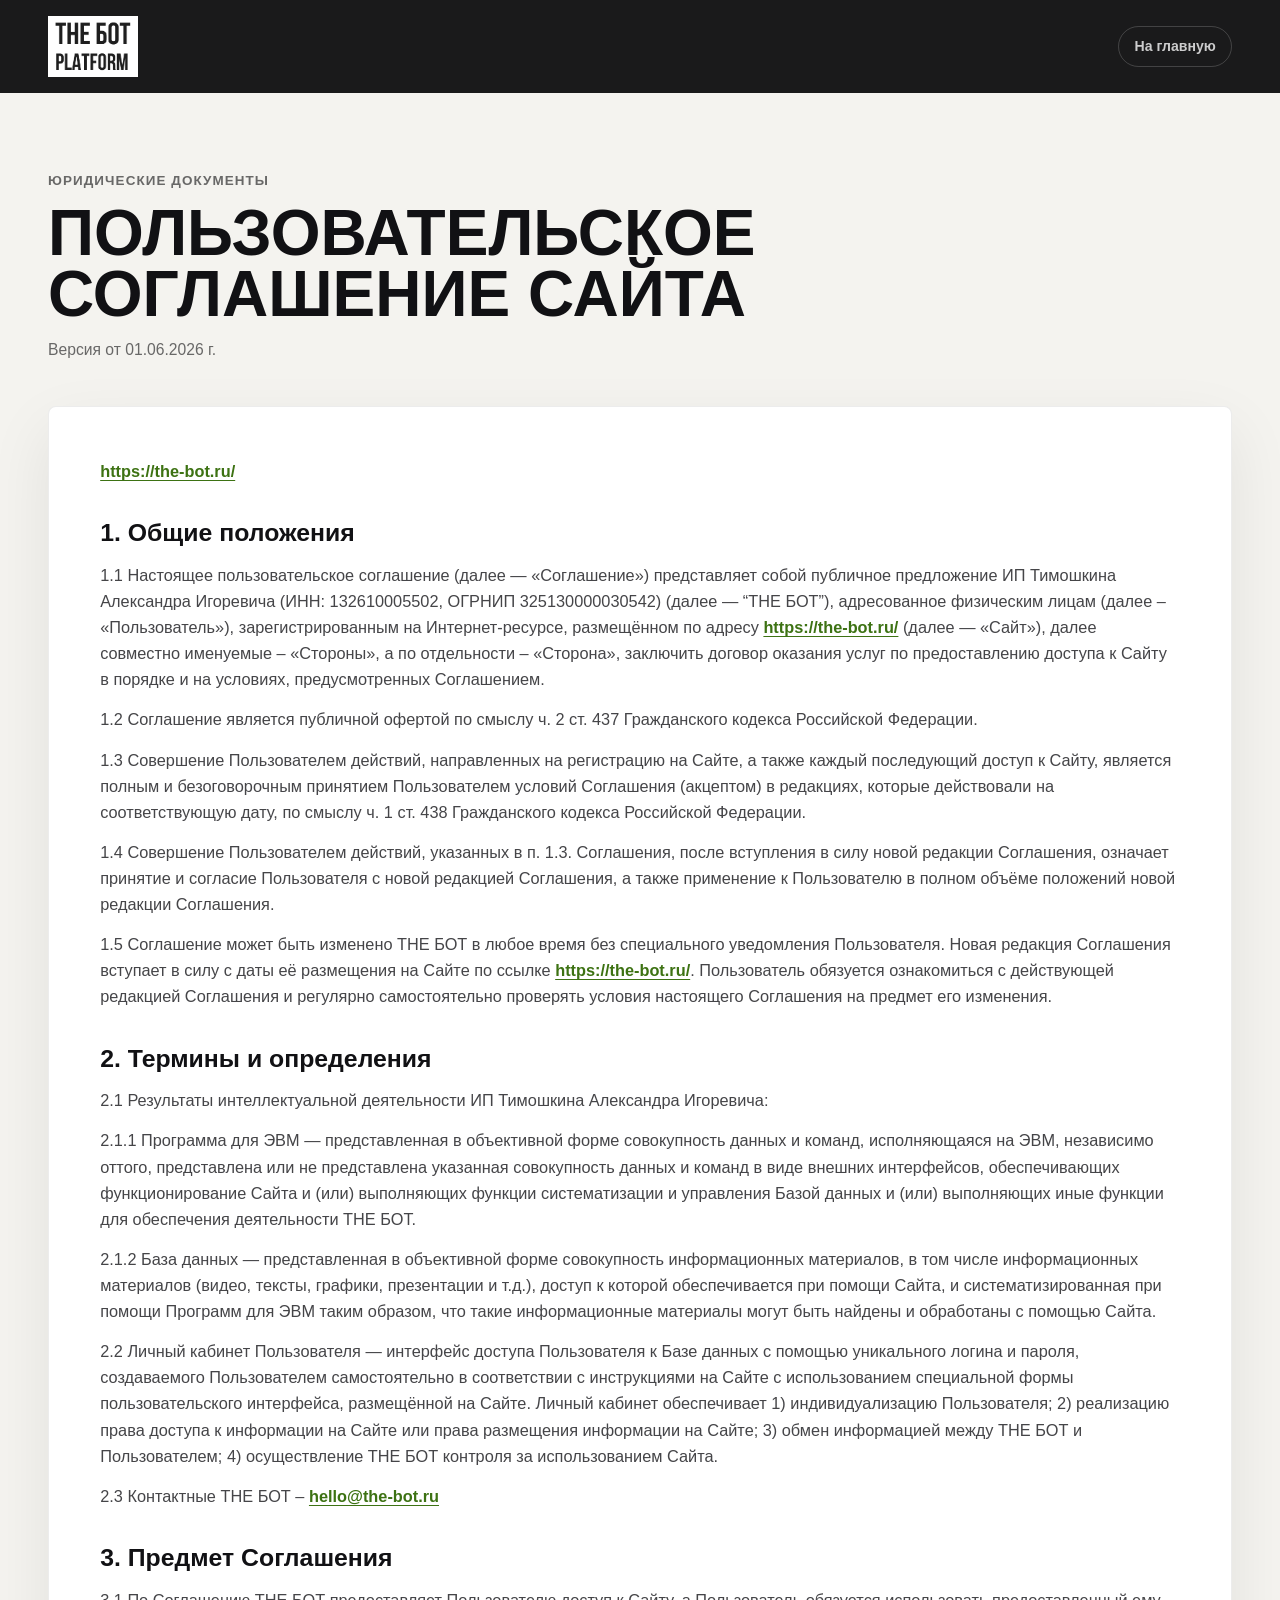
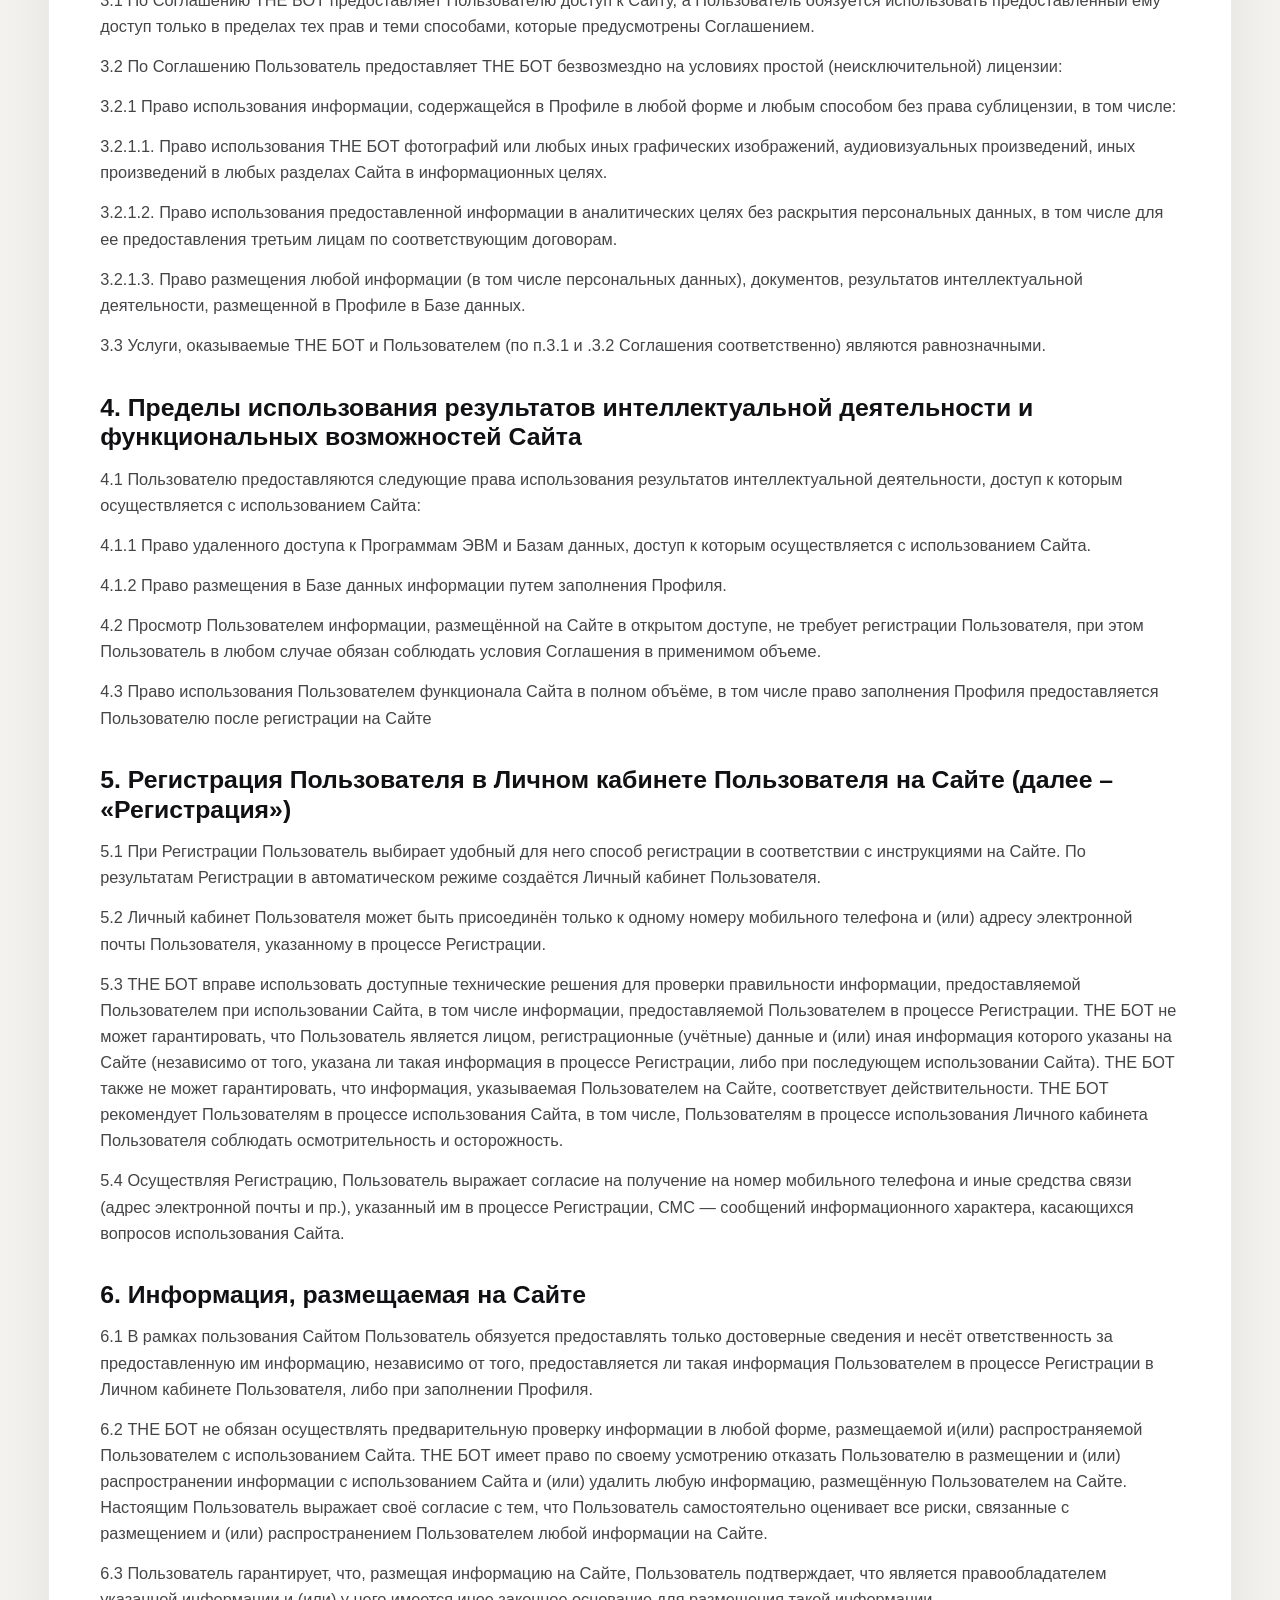
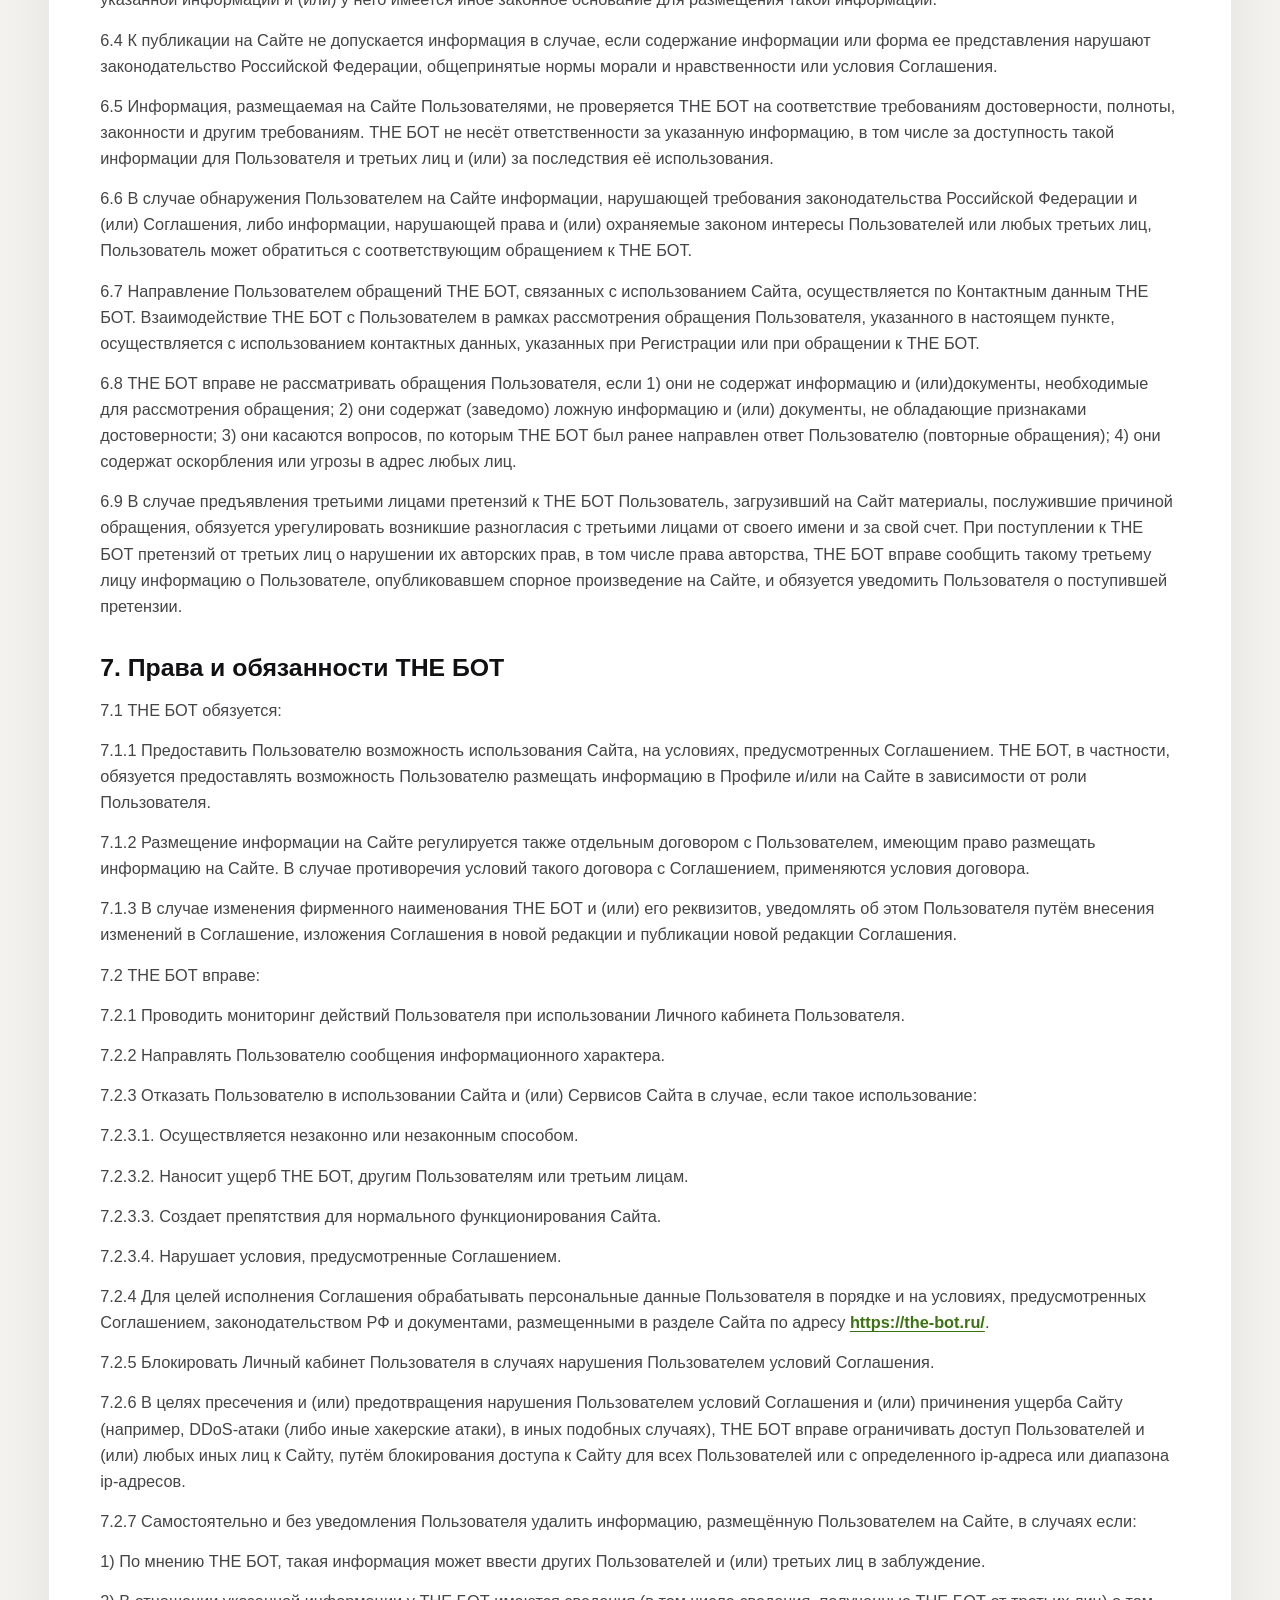
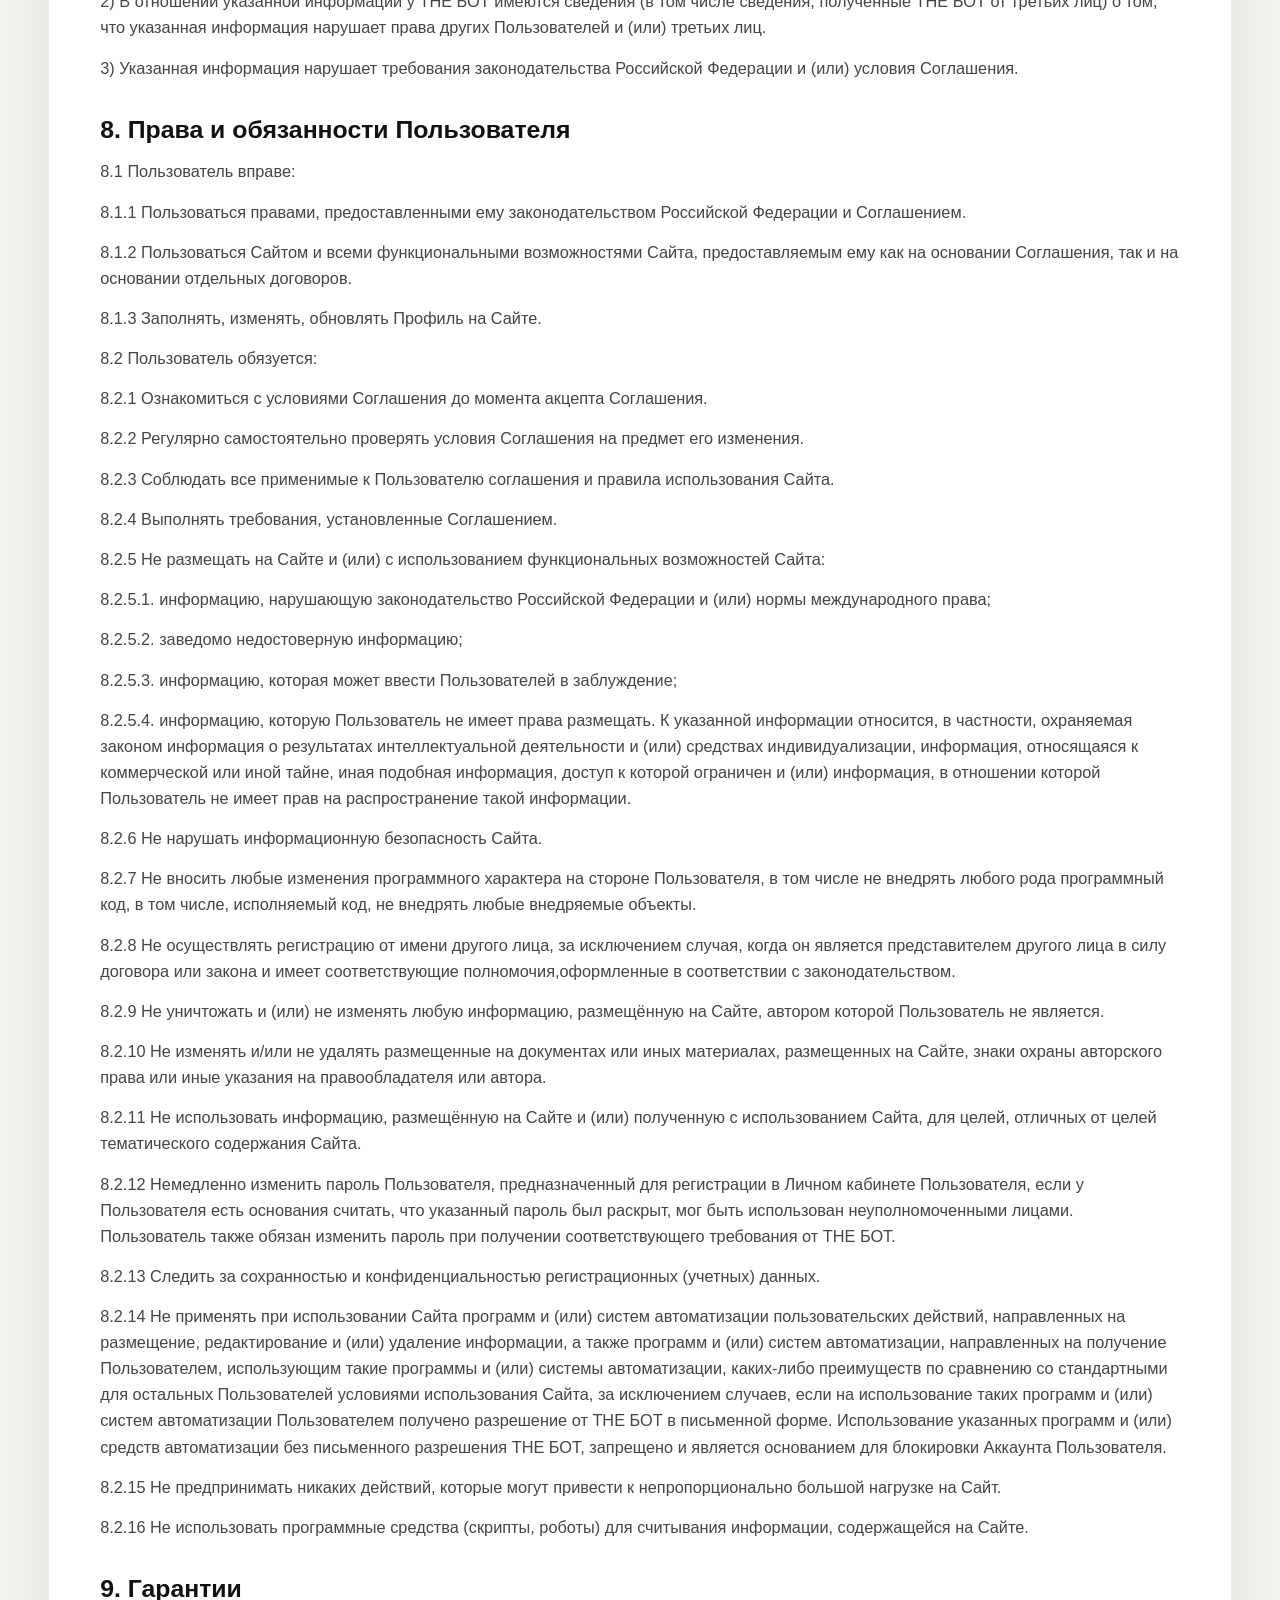
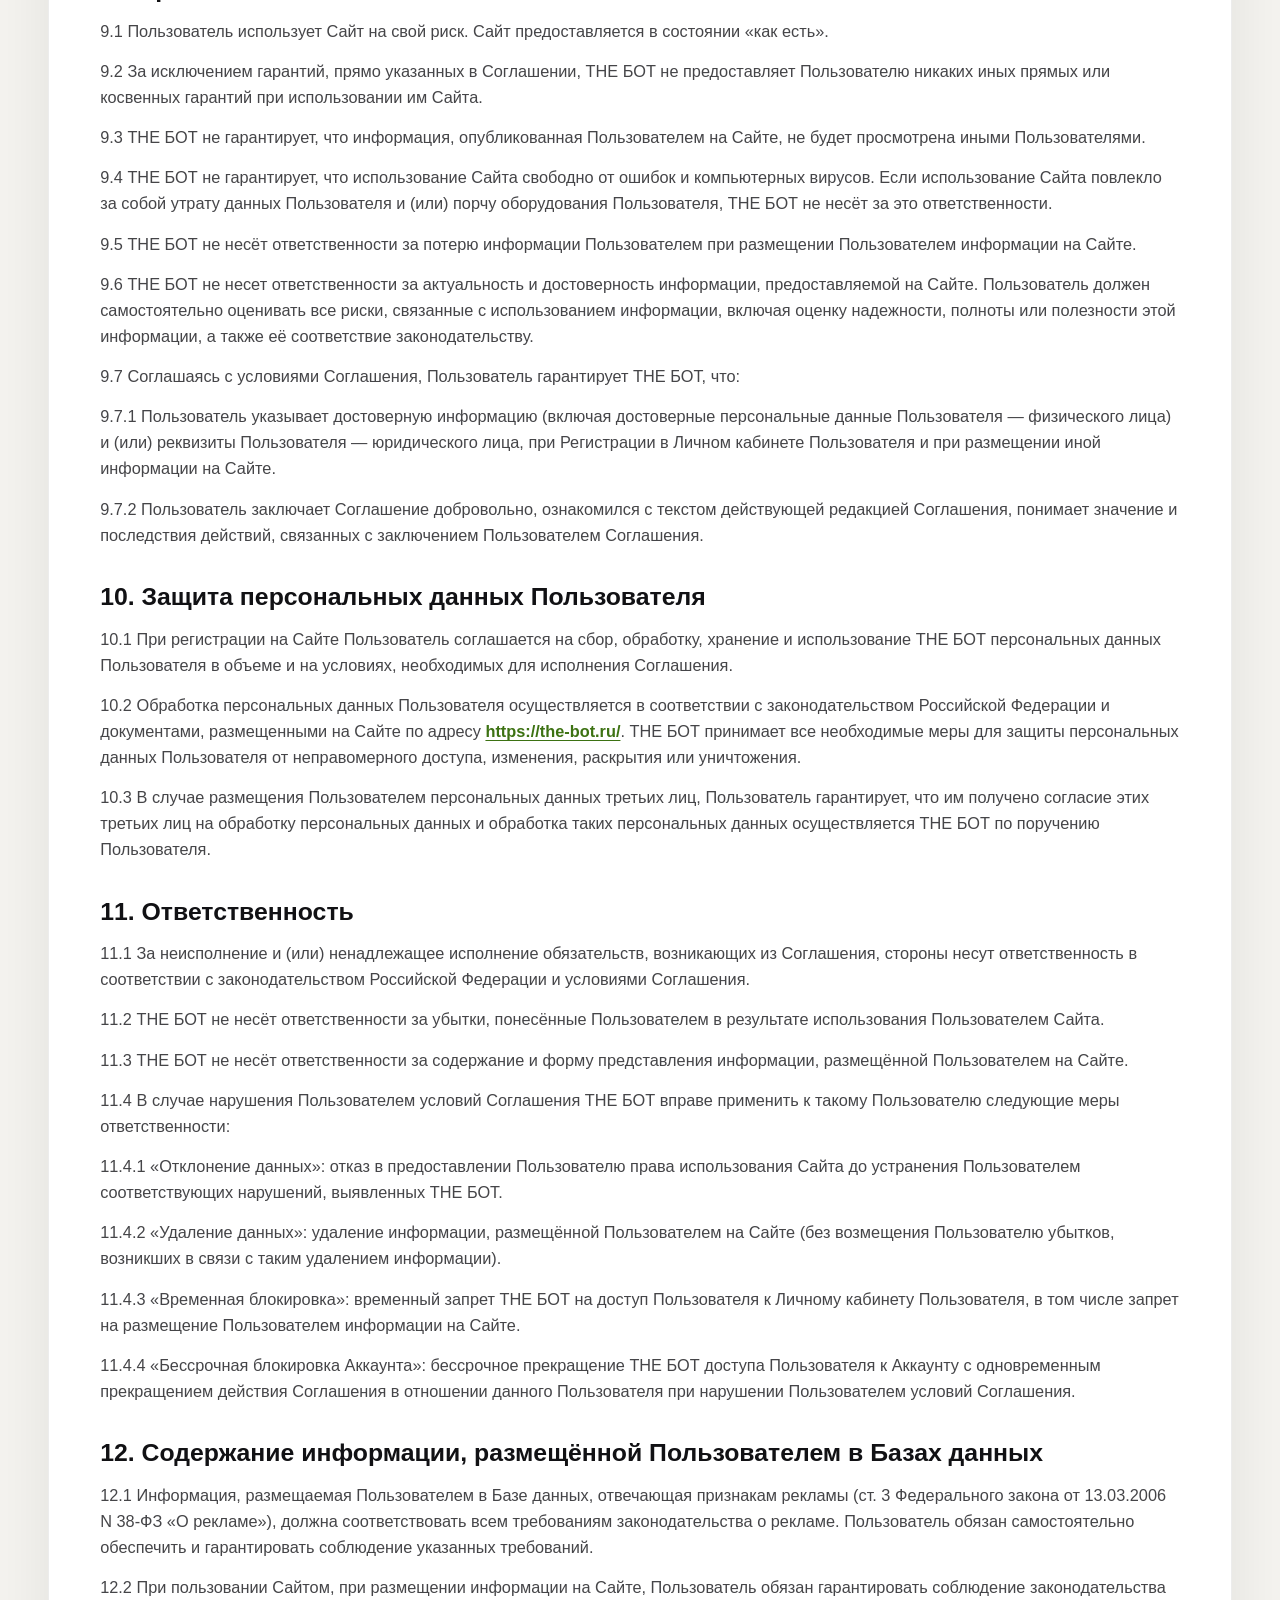
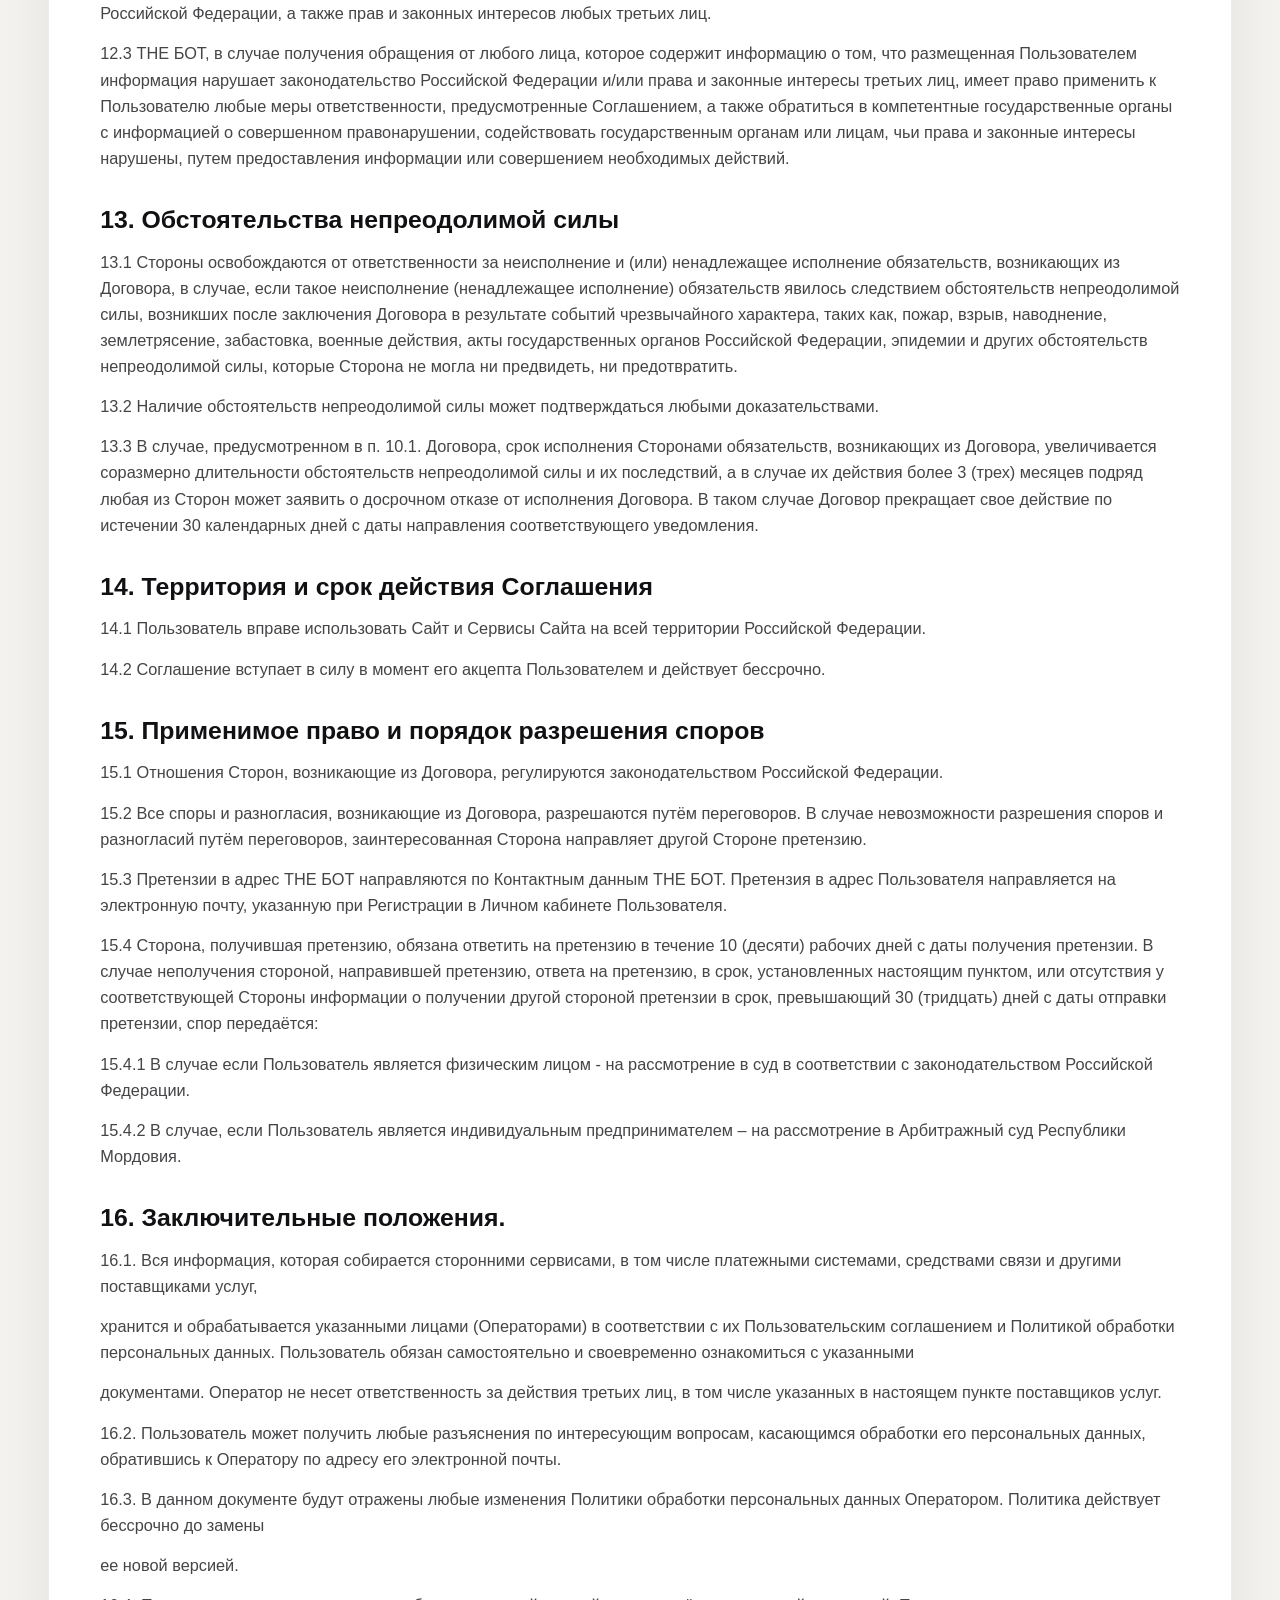
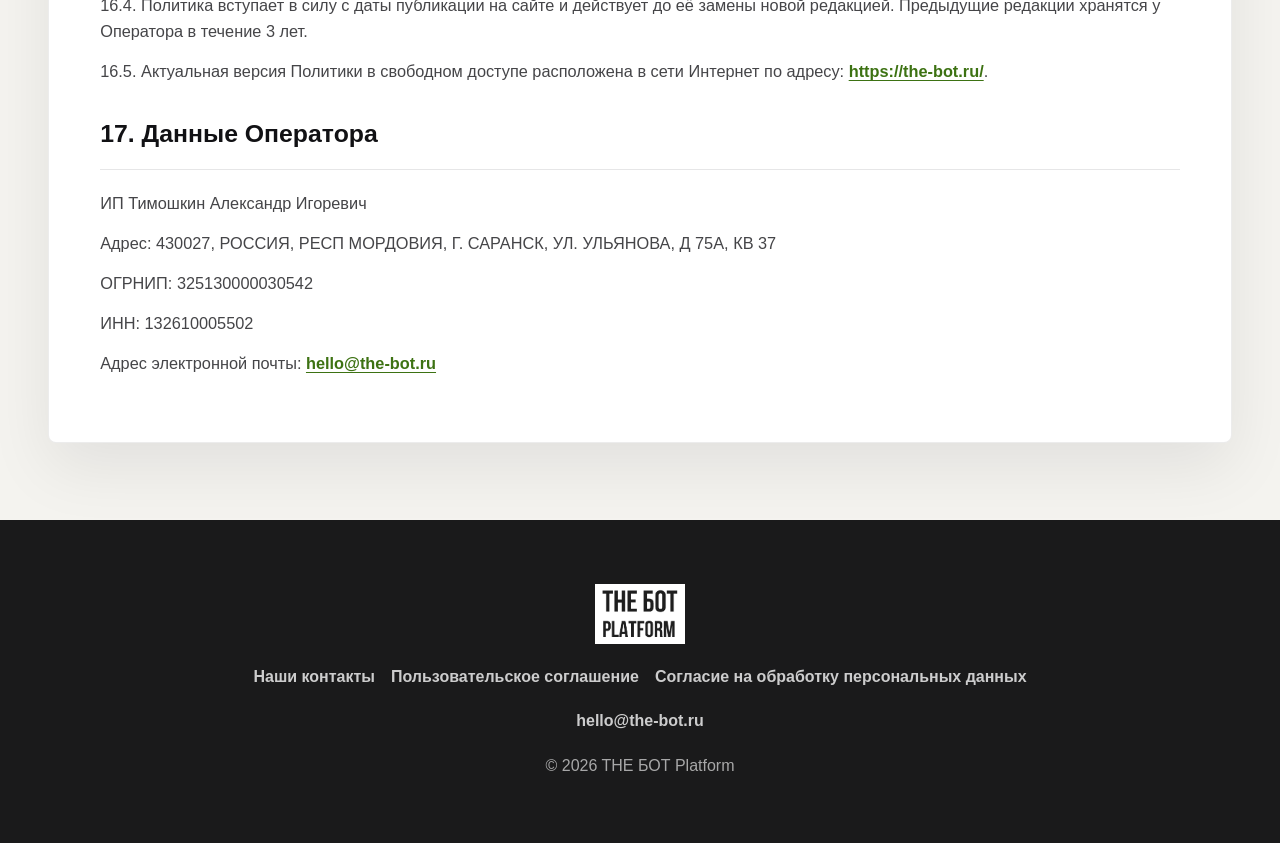
<file: terms.html>
<!DOCTYPE html>
<html lang="ru">
<head>
  <meta charset="utf-8">
  <meta name="viewport" content="width=device-width, initial-scale=1">
  <title>Пользовательское соглашение сайта | THE БОТ Platform</title>
  <meta name="description" content="Пользовательское соглашение сайта THE БОТ Platform">
  <link rel="icon" href="icon.png" type="image/png">
  <link rel="apple-touch-icon" href="icon.png">
  <link rel="stylesheet" href="legal.css">
</head>
<body>
  <header class="legal-header">
    <div class="container legal-header-inner">
      <a class="brand" href="release.html" aria-label="THE БОТ Platform">
        <img src="logo.png" alt="THE БОТ Platform" width="249" height="169">
      </a>
      <a class="back-link" href="release.html">На главную</a>
    </div>
  </header>

  <main class="legal-main">
    <div class="container">
      <section class="legal-hero" aria-labelledby="legal-title">
        <p class="legal-kicker">Юридические документы</p>
        <h1 id="legal-title">Пользовательское соглашение сайта</h1>
        <p class="legal-meta">Версия от 01.06.2026 г.</p>
      </section>

      <article class="legal-document">
        <p><a href="https://the-bot.ru/">https://the-bot.ru/</a></p>
        <h2>1. Общие положения</h2>
        <p>1.1 Настоящее пользовательское соглашение (далее — «Соглашение») представляет собой публичное предложение ИП Тимошкина Александра Игоревича (ИНН: 132610005502, ОГРНИП 325130000030542) (далее — “ТНЕ БОТ”), адресованное физическим лицам (далее – «Пользователь»), зарегистрированным на Интернет-ресурсе, размещённом по адресу <a href="https://the-bot.ru/">https://the-bot.ru/</a> (далее — «Сайт»), далее совместно именуемые – «Стороны», а по отдельности – «Сторона», заключить договор оказания услуг по предоставлению доступа к Сайту в порядке и на условиях, предусмотренных Соглашением.</p>
        <p>1.2 Соглашение является публичной офертой по смыслу ч. 2 ст. 437 Гражданского кодекса Российской Федерации.</p>
        <p>1.3 Совершение Пользователем действий, направленных на регистрацию на Сайте, а также каждый последующий доступ к Сайту, является полным и безоговорочным принятием Пользователем условий Соглашения (акцептом) в редакциях, которые действовали на соответствующую дату, по смыслу ч. 1 ст. 438 Гражданского кодекса Российской Федерации.</p>
        <p>1.4 Совершение Пользователем действий, указанных в п. 1.3. Соглашения, после вступления в силу новой редакции Соглашения, означает принятие и согласие Пользователя с новой редакцией Соглашения, а также применение к Пользователю в полном объёме положений новой редакции Соглашения.</p>
        <p>1.5 Соглашение может быть изменено ТНЕ БОТ в любое время без специального уведомления Пользователя. Новая редакция Соглашения вступает в силу с даты её размещения на Сайте по ссылке <a href="https://the-bot.ru/">https://the-bot.ru/</a>. Пользователь обязуется ознакомиться с действующей редакцией Соглашения и регулярно самостоятельно проверять условия настоящего Соглашения на предмет его изменения.</p>
        <h2>2. Термины и определения</h2>
        <p>2.1 Результаты интеллектуальной деятельности ИП Тимошкина Александра Игоревича:</p>
        <p>2.1.1 Программа для ЭВМ — представленная в объективной форме совокупность данных и команд, исполняющаяся на ЭВМ, независимо оттого, представлена или не представлена указанная совокупность данных и команд в виде внешних интерфейсов, обеспечивающих функционирование Сайта и (или) выполняющих функции систематизации и управления Базой данных и (или) выполняющих иные функции для обеспечения деятельности ТНЕ БОТ.</p>
        <p>2.1.2 База данных — представленная в объективной форме совокупность информационных материалов, в том числе информационных материалов (видео, тексты, графики, презентации и т.д.), доступ к которой обеспечивается при помощи Сайта, и систематизированная при помощи Программ для ЭВМ таким образом, что такие информационные материалы могут быть найдены и обработаны с помощью Сайта.</p>
        <p>2.2 Личный кабинет Пользователя — интерфейс доступа Пользователя к Базе данных с помощью уникального логина и пароля, создаваемого Пользователем самостоятельно в соответствии с инструкциями на Сайте с использованием специальной формы пользовательского интерфейса, размещённой на Сайте. Личный кабинет обеспечивает 1) индивидуализацию Пользователя; 2) реализацию права доступа к информации на Сайте или права размещения информации на Сайте; 3) обмен информацией между ТНЕ БОТ и Пользователем; 4) осуществление ТНЕ БОТ контроля за использованием Сайта.</p>
        <p>2.3 Контактные ТНЕ БОТ – <a href="mailto:hello@the-bot.ru">hello@the-bot.ru</a></p>
        <h2>3. Предмет Соглашения</h2>
        <p>3.1 По Соглашению ТНЕ БОТ предоставляет Пользователю доступ к Сайту, а Пользователь обязуется использовать предоставленный ему доступ только в пределах тех прав и теми способами, которые предусмотрены Соглашением.</p>
        <p>3.2 По Соглашению Пользователь предоставляет ТНЕ БОТ безвозмездно на условиях простой (неисключительной) лицензии:</p>
        <p>3.2.1 Право использования информации, содержащейся в Профиле в любой форме и любым способом без права сублицензии, в том числе:</p>
        <p>3.2.1.1. Право использования ТНЕ БОТ фотографий или любых иных графических изображений, аудиовизуальных произведений, иных произведений в любых разделах Сайта в информационных целях.</p>
        <p>3.2.1.2. Право использования предоставленной информации в аналитических целях без раскрытия персональных данных, в том числе для ее предоставления третьим лицам по соответствующим договорам.</p>
        <p>3.2.1.3. Право размещения любой информации (в том числе персональных данных), документов, результатов интеллектуальной деятельности, размещенной в Профиле в Базе данных.</p>
        <p>3.3 Услуги, оказываемые ТНЕ БОТ и Пользователем (по п.3.1 и .3.2 Соглашения соответственно) являются равнозначными.</p>
        <h2>4. Пределы использования результатов интеллектуальной деятельности и функциональных возможностей Сайта</h2>
        <p>4.1 Пользователю предоставляются следующие права использования результатов интеллектуальной деятельности, доступ к которым осуществляется с использованием Сайта:</p>
        <p>4.1.1 Право удаленного доступа к Программам ЭВМ и Базам данных, доступ к которым осуществляется с использованием Сайта.</p>
        <p>4.1.2 Право размещения в Базе данных информации путем заполнения Профиля.</p>
        <p>4.2 Просмотр Пользователем информации, размещённой на Сайте в открытом доступе, не требует регистрации Пользователя, при этом Пользователь в любом случае обязан соблюдать условия Соглашения в применимом объеме.</p>
        <p>4.3 Право использования Пользователем функционала Сайта в полном объёме, в том числе право заполнения Профиля предоставляется Пользователю после регистрации на Сайте</p>
        <h2>5. Регистрация Пользователя в Личном кабинете Пользователя на Сайте (далее – «Регистрация»)</h2>
        <p>5.1 При Регистрации Пользователь выбирает удобный для него способ регистрации в соответствии с инструкциями на Сайте. По результатам Регистрации в автоматическом режиме создаётся Личный кабинет Пользователя.</p>
        <p>5.2 Личный кабинет Пользователя может быть присоединён только к одному номеру мобильного телефона и (или) адресу электронной почты Пользователя, указанному в процессе Регистрации.</p>
        <p>5.3 ТНЕ БОТ вправе использовать доступные технические решения для проверки правильности информации, предоставляемой Пользователем при использовании Сайта, в том числе информации, предоставляемой Пользователем в процессе Регистрации. ТНЕ БОТ не может гарантировать, что Пользователь является лицом, регистрационные (учётные) данные и (или) иная информация которого указаны на Сайте (независимо от того, указана ли такая информация в процессе Регистрации, либо при последующем использовании Сайта). ТНЕ БОТ также не может гарантировать, что информация, указываемая Пользователем на Сайте, соответствует действительности. ТНЕ БОТ рекомендует Пользователям в процессе использования Сайта, в том числе, Пользователям в процессе использования Личного кабинета Пользователя соблюдать осмотрительность и осторожность.</p>
        <p>5.4 Осуществляя Регистрацию, Пользователь выражает согласие на получение на номер мобильного телефона и иные средства связи (адрес электронной почты и пр.), указанный им в процессе Регистрации, СМС — сообщений информационного характера, касающихся вопросов использования Сайта.</p>
        <h2>6. Информация, размещаемая на Сайте</h2>
        <p>6.1 В рамках пользования Сайтом Пользователь обязуется предоставлять только достоверные сведения и несёт ответственность за предоставленную им информацию, независимо от того, предоставляется ли такая информация Пользователем в процессе Регистрации в Личном кабинете Пользователя, либо при заполнении Профиля.</p>
        <p>6.2 ТНЕ БОТ не обязан осуществлять предварительную проверку информации в любой форме, размещаемой и(или) распространяемой Пользователем с использованием Сайта. ТНЕ БОТ имеет право по своему усмотрению отказать Пользователю в размещении и (или) распространении информации с использованием Сайта и (или) удалить любую информацию, размещённую Пользователем на Сайте. Настоящим Пользователь выражает своё согласие с тем, что Пользователь самостоятельно оценивает все риски, связанные с размещением и (или) распространением Пользователем любой информации на Сайте.</p>
        <p>6.3 Пользователь гарантирует, что, размещая информацию на Сайте, Пользователь подтверждает, что является правообладателем указанной информации и (или) у него имеется иное законное основание для размещения такой информации.</p>
        <p>6.4 К публикации на Сайте не допускается информация в случае, если содержание информации или форма ее представления нарушают законодательство Российской Федерации, общепринятые нормы морали и нравственности или условия Соглашения.</p>
        <p>6.5 Информация, размещаемая на Сайте Пользователями, не проверяется ТНЕ БОТ на соответствие требованиям достоверности, полноты, законности и другим требованиям. ТНЕ БОТ не несёт ответственности за указанную информацию, в том числе за доступность такой информации для Пользователя и третьих лиц и (или) за последствия её использования.</p>
        <p>6.6 В случае обнаружения Пользователем на Сайте информации, нарушающей требования законодательства Российской Федерации и (или) Соглашения, либо информации, нарушающей права и (или) охраняемые законом интересы Пользователей или любых третьих лиц, Пользователь может обратиться с соответствующим обращением к ТНЕ БОТ.</p>
        <p>6.7 Направление Пользователем обращений ТНЕ БОТ, связанных с использованием Сайта, осуществляется по Контактным данным ТНЕ БОТ. Взаимодействие ТНЕ БОТ с Пользователем в рамках рассмотрения обращения Пользователя, указанного в настоящем пункте, осуществляется с использованием контактных данных, указанных при Регистрации или при обращении к ТНЕ БОТ.</p>
        <p>6.8 ТНЕ БОТ вправе не рассматривать обращения Пользователя, если 1) они не содержат информацию и (или)документы, необходимые для рассмотрения обращения; 2) они содержат (заведомо) ложную информацию и (или) документы, не обладающие признаками достоверности; 3) они касаются вопросов, по которым ТНЕ БОТ был ранее направлен ответ Пользователю (повторные обращения); 4) они содержат оскорбления или угрозы в адрес любых лиц.</p>
        <p>6.9 В случае предъявления третьими лицами претензий к ТНЕ БОТ Пользователь, загрузивший на Сайт материалы, послужившие причиной обращения, обязуется урегулировать возникшие разногласия с третьими лицами от своего имени и за свой счет. При поступлении к ТНЕ БОТ претензий от третьих лиц о нарушении их авторских прав, в том числе права авторства, ТНЕ БОТ вправе сообщить такому третьему лицу информацию о Пользователе, опубликовавшем спорное произведение на Сайте, и обязуется уведомить Пользователя о поступившей претензии.</p>
        <h2>7. Права и обязанности ТНЕ БОТ</h2>
        <p>7.1 ТНЕ БОТ обязуется:</p>
        <p>7.1.1 Предоставить Пользователю возможность использования Сайта, на условиях, предусмотренных Соглашением. ТНЕ БОТ, в частности, обязуется предоставлять возможность Пользователю размещать информацию в Профиле и/или на Сайте в зависимости от роли Пользователя.</p>
        <p>7.1.2 Размещение информации на Сайте регулируется также отдельным договором с Пользователем, имеющим право размещать информацию на Сайте. В случае противоречия условий такого договора с Соглашением, применяются условия договора.</p>
        <p>7.1.3 В случае изменения фирменного наименования ТНЕ БОТ и (или) его реквизитов, уведомлять об этом Пользователя путём внесения изменений в Соглашение, изложения Соглашения в новой редакции и публикации новой редакции Соглашения.</p>
        <p>7.2 ТНЕ БОТ вправе:</p>
        <p>7.2.1 Проводить мониторинг действий Пользователя при использовании Личного кабинета Пользователя.</p>
        <p>7.2.2 Направлять Пользователю сообщения информационного характера.</p>
        <p>7.2.3 Отказать Пользователю в использовании Сайта и (или) Сервисов Сайта в случае, если такое использование:</p>
        <p>7.2.3.1. Осуществляется незаконно или незаконным способом.</p>
        <p>7.2.3.2. Наносит ущерб ТНЕ БОТ, другим Пользователям или третьим лицам.</p>
        <p>7.2.3.3. Создает препятствия для нормального функционирования Сайта.</p>
        <p>7.2.3.4. Нарушает условия, предусмотренные Соглашением.</p>
        <p>7.2.4 Для целей исполнения Соглашения обрабатывать персональные данные Пользователя в порядке и на условиях, предусмотренных Соглашением, законодательством РФ и документами, размещенными в разделе Сайта по адресу <a href="https://the-bot.ru/">https://the-bot.ru/</a>.</p>
        <p>7.2.5 Блокировать Личный кабинет Пользователя в случаях нарушения Пользователем условий Соглашения.</p>
        <p>7.2.6 В целях пресечения и (или) предотвращения нарушения Пользователем условий Соглашения и (или) причинения ущерба Сайту (например, DDoS-атаки (либо иные хакерские атаки), в иных подобных случаях), ТНЕ БОТ вправе ограничивать доступ Пользователей и (или) любых иных лиц к Сайту, путём блокирования доступа к Сайту для всех Пользователей или с определенного ip-адреса или диапазона ip-адресов.</p>
        <p>7.2.7 Самостоятельно и без уведомления Пользователя удалить информацию, размещённую Пользователем на Сайте, в случаях если:</p>
        <p>1) По мнению ТНЕ БОТ, такая информация может ввести других Пользователей и (или) третьих лиц в заблуждение.</p>
        <p>2) В отношении указанной информации у ТНЕ БОТ имеются сведения (в том числе сведения, полученные ТНЕ БОТ от третьих лиц) о том, что указанная информация нарушает права других Пользователей и (или) третьих лиц.</p>
        <p>3) Указанная информация нарушает требования законодательства Российской Федерации и (или) условия Соглашения.</p>
        <h2>8. Права и обязанности Пользователя</h2>
        <p>8.1 Пользователь вправе:</p>
        <p>8.1.1 Пользоваться правами, предоставленными ему законодательством Российской Федерации и Соглашением.</p>
        <p>8.1.2 Пользоваться Сайтом и всеми функциональными возможностями Сайта, предоставляемым ему как на основании Соглашения, так и на основании отдельных договоров.</p>
        <p>8.1.3 Заполнять, изменять, обновлять Профиль на Сайте.</p>
        <p>8.2 Пользователь обязуется:</p>
        <p>8.2.1 Ознакомиться с условиями Соглашения до момента акцепта Соглашения.</p>
        <p>8.2.2 Регулярно самостоятельно проверять условия Соглашения на предмет его изменения.</p>
        <p>8.2.3 Соблюдать все применимые к Пользователю соглашения и правила использования Сайта.</p>
        <p>8.2.4 Выполнять требования, установленные Соглашением.</p>
        <p>8.2.5 Не размещать на Сайте и (или) с использованием функциональных возможностей Сайта:</p>
        <p>8.2.5.1. информацию, нарушающую законодательство Российской Федерации и (или) нормы международного права;</p>
        <p>8.2.5.2. заведомо недостоверную информацию;</p>
        <p>8.2.5.3. информацию, которая может ввести Пользователей в заблуждение;</p>
        <p>8.2.5.4. информацию, которую Пользователь не имеет права размещать. К указанной информации относится, в частности, охраняемая законом информация о результатах интеллектуальной деятельности и (или) средствах индивидуализации, информация, относящаяся к коммерческой или иной тайне, иная подобная информация, доступ к которой ограничен и (или) информация, в отношении которой Пользователь не имеет прав на распространение такой информации.</p>
        <p>8.2.6 Не нарушать информационную безопасность Сайта.</p>
        <p>8.2.7 Не вносить любые изменения программного характера на стороне Пользователя, в том числе не внедрять любого рода программный код, в том числе, исполняемый код, не внедрять любые внедряемые объекты.</p>
        <p>8.2.8 Не осуществлять регистрацию от имени другого лица, за исключением случая, когда он является представителем другого лица в силу договора или закона и имеет соответствующие полномочия,оформленные в соответствии с законодательством.</p>
        <p>8.2.9 Не уничтожать и (или) не изменять любую информацию, размещённую на Сайте, автором которой Пользователь не является.</p>
        <p>8.2.10 Не изменять и/или не удалять размещенные на документах или иных материалах, размещенных на Сайте, знаки охраны авторского права или иные указания на правообладателя или автора.</p>
        <p>8.2.11 Не использовать информацию, размещённую на Сайте и (или) полученную с использованием Сайта, для целей, отличных от целей тематического содержания Сайта.</p>
        <p>8.2.12 Немедленно изменить пароль Пользователя, предназначенный для регистрации в Личном кабинете Пользователя, если у Пользователя есть основания считать, что указанный пароль был раскрыт, мог быть использован неуполномоченными лицами. Пользователь также обязан изменить пароль при получении соответствующего требования от ТНЕ БОТ.</p>
        <p>8.2.13 Следить за сохранностью и конфиденциальностью регистрационных (учетных) данных.</p>
        <p>8.2.14 Не применять при использовании Сайта программ и (или) систем автоматизации пользовательских действий, направленных на размещение, редактирование и (или) удаление информации, а также программ и (или) систем автоматизации, направленных на получение Пользователем, использующим такие программы и (или) системы автоматизации, каких-либо преимуществ по сравнению со стандартными для остальных Пользователей условиями использования Сайта, за исключением случаев, если на использование таких программ и (или) систем автоматизации Пользователем получено разрешение от ТНЕ БОТ в письменной форме. Использование указанных программ и (или) средств автоматизации без письменного разрешения ТНЕ БОТ, запрещено и является основанием для блокировки Аккаунта Пользователя.</p>
        <p>8.2.15 Не предпринимать никаких действий, которые могут привести к непропорционально большой нагрузке на Сайт.</p>
        <p>8.2.16 Не использовать программные средства (скрипты, роботы) для считывания информации, содержащейся на Сайте.</p>
        <h2>9. Гарантии</h2>
        <p>9.1 Пользователь использует Сайт на свой риск. Сайт предоставляется в состоянии «как есть».</p>
        <p>9.2 За исключением гарантий, прямо указанных в Соглашении, ТНЕ БОТ не предоставляет Пользователю никаких иных прямых или косвенных гарантий при использовании им Сайта.</p>
        <p>9.3 ТНЕ БОТ не гарантирует, что информация, опубликованная Пользователем на Сайте, не будет просмотрена иными Пользователями.</p>
        <p>9.4 ТНЕ БОТ не гарантирует, что использование Сайта свободно от ошибок и компьютерных вирусов. Если использование Сайта повлекло за собой утрату данных Пользователя и (или) порчу оборудования Пользователя, ТНЕ БОТ не несёт за это ответственности.</p>
        <p>9.5 ТНЕ БОТ не несёт ответственности за потерю информации Пользователем при размещении Пользователем информации на Сайте.</p>
        <p>9.6 ТНЕ БОТ не несет ответственности за актуальность и достоверность информации, предоставляемой на Сайте. Пользователь должен самостоятельно оценивать все риски, связанные с использованием информации, включая оценку надежности, полноты или полезности этой информации, а также её соответствие законодательству.</p>
        <p>9.7 Соглашаясь с условиями Соглашения, Пользователь гарантирует ТНЕ БОТ, что:</p>
        <p>9.7.1 Пользователь указывает достоверную информацию (включая достоверные персональные данные Пользователя — физического лица) и (или) реквизиты Пользователя — юридического лица, при Регистрации в Личном кабинете Пользователя и при размещении иной информации на Сайте.</p>
        <p>9.7.2 Пользователь заключает Соглашение добровольно, ознакомился с текстом действующей редакцией Соглашения, понимает значение и последствия действий, связанных с заключением Пользователем Соглашения.</p>
        <h2>10. Защита персональных данных Пользователя</h2>
        <p>10.1 При регистрации на Сайте Пользователь соглашается на сбор, обработку, хранение и использование ТНЕ БОТ персональных данных Пользователя в объеме и на условиях, необходимых для исполнения Соглашения.</p>
        <p>10.2 Обработка персональных данных Пользователя осуществляется в соответствии с законодательством Российской Федерации и документами, размещенными на Сайте по адресу <a href="https://the-bot.ru/">https://the-bot.ru/</a>. ТНЕ БОТ принимает все необходимые меры для защиты персональных данных Пользователя от неправомерного доступа, изменения, раскрытия или уничтожения.</p>
        <p>10.3 В случае размещения Пользователем персональных данных третьих лиц, Пользователь гарантирует, что им получено согласие этих третьих лиц на обработку персональных данных и обработка таких персональных данных осуществляется ТНЕ БОТ по поручению Пользователя.</p>
        <h2>11. Ответственность</h2>
        <p>11.1 За неисполнение и (или) ненадлежащее исполнение обязательств, возникающих из Соглашения, стороны несут ответственность в соответствии с законодательством Российской Федерации и условиями Соглашения.</p>
        <p>11.2 ТНЕ БОТ не несёт ответственности за убытки, понесённые Пользователем в результате использования Пользователем Сайта.</p>
        <p>11.3 ТНЕ БОТ не несёт ответственности за содержание и форму представления информации, размещённой Пользователем на Сайте.</p>
        <p>11.4 В случае нарушения Пользователем условий Соглашения ТНЕ БОТ вправе применить к такому Пользователю следующие меры ответственности:</p>
        <p>11.4.1 «Отклонение данных»: отказ в предоставлении Пользователю права использования Сайта до устранения Пользователем соответствующих нарушений, выявленных ТНЕ БОТ.</p>
        <p>11.4.2 «Удаление данных»: удаление информации, размещённой Пользователем на Сайте (без возмещения Пользователю убытков, возникших в связи с таким удалением информации).</p>
        <p>11.4.3 «Временная блокировка»: временный запрет ТНЕ БОТ на доступ Пользователя к Личному кабинету Пользователя, в том числе запрет на размещение Пользователем информации на Сайте.</p>
        <p>11.4.4 «Бессрочная блокировка Аккаунта»: бессрочное прекращение ТНЕ БОТ доступа Пользователя к Аккаунту с одновременным прекращением действия Соглашения в отношении данного Пользователя при нарушении Пользователем условий Соглашения.</p>
        <h2>12. Содержание информации, размещённой Пользователем в Базах данных</h2>
        <p>12.1 Информация, размещаемая Пользователем в Базе данных, отвечающая признакам рекламы (ст. 3 Федерального закона от 13.03.2006 N 38-ФЗ «О рекламе»), должна соответствовать всем требованиям законодательства о рекламе. Пользователь обязан самостоятельно обеспечить и гарантировать соблюдение указанных требований.</p>
        <p>12.2 При пользовании Сайтом, при размещении информации на Сайте, Пользователь обязан гарантировать соблюдение законодательства Российской Федерации, а также прав и законных интересов любых третьих лиц.</p>
        <p>12.3 ТНЕ БОТ, в случае получения обращения от любого лица, которое содержит информацию о том, что размещенная Пользователем информация нарушает законодательство Российской Федерации и/или права и законные интересы третьих лиц, имеет право применить к Пользователю любые меры ответственности, предусмотренные Соглашением, а также обратиться в компетентные государственные органы с информацией о совершенном правонарушении, содействовать государственным органам или лицам, чьи права и законные интересы нарушены, путем предоставления информации или совершением необходимых действий.</p>
        <h2>13. Обстоятельства непреодолимой силы</h2>
        <p>13.1 Стороны освобождаются от ответственности за неисполнение и (или) ненадлежащее исполнение обязательств, возникающих из Договора, в случае, если такое неисполнение (ненадлежащее исполнение) обязательств явилось следствием обстоятельств непреодолимой силы, возникших после заключения Договора в результате событий чрезвычайного характера, таких как, пожар, взрыв, наводнение, землетрясение, забастовка, военные действия, акты государственных органов Российской Федерации, эпидемии и других обстоятельств непреодолимой силы, которые Сторона не могла ни предвидеть, ни предотвратить.</p>
        <p>13.2 Наличие обстоятельств непреодолимой силы может подтверждаться любыми доказательствами.</p>
        <p>13.3 В случае, предусмотренном в п. 10.1. Договора, срок исполнения Сторонами обязательств, возникающих из Договора, увеличивается соразмерно длительности обстоятельств непреодолимой силы и их последствий, а в случае их действия более 3 (трех) месяцев подряд любая из Сторон может заявить о досрочном отказе от исполнения Договора. В таком случае Договор прекращает свое действие по истечении 30 календарных дней с даты направления соответствующего уведомления.</p>
        <h2>14. Территория и срок действия Соглашения</h2>
        <p>14.1 Пользователь вправе использовать Сайт и Сервисы Сайта на всей территории Российской Федерации.</p>
        <p>14.2 Соглашение вступает в силу в момент его акцепта Пользователем и действует бессрочно.</p>
        <h2>15. Применимое право и порядок разрешения споров</h2>
        <p>15.1 Отношения Сторон, возникающие из Договора, регулируются законодательством Российской Федерации.</p>
        <p>15.2 Все споры и разногласия, возникающие из Договора, разрешаются путём переговоров. В случае невозможности разрешения споров и разногласий путём переговоров, заинтересованная Сторона направляет другой Стороне претензию.</p>
        <p>15.3 Претензии в адрес ТНЕ БОТ направляются по Контактным данным ТНЕ БОТ. Претензия в адрес Пользователя направляется на электронную почту, указанную при Регистрации в Личном кабинете Пользователя.</p>
        <p>15.4 Сторона, получившая претензию, обязана ответить на претензию в течение 10 (десяти) рабочих дней с даты получения претензии. В случае неполучения стороной, направившей претензию, ответа на претензию, в срок, установленных настоящим пунктом, или отсутствия у соответствующей Стороны информации о получении другой стороной претензии в срок, превышающий 30 (тридцать) дней с даты отправки претензии, спор передаётся:</p>
        <p>15.4.1 В случае если Пользователь является физическим лицом - на рассмотрение в суд в соответствии с законодательством Российской Федерации.</p>
        <p>15.4.2 В случае, если Пользователь является индивидуальным предпринимателем – на рассмотрение в Арбитражный суд Республики Мордовия.</p>
        <h2>16. Заключительные положения.</h2>
        <p>16.1. Вся информация, которая собирается сторонними сервисами, в том числе платежными системами, средствами связи и другими поставщиками услуг,</p>
        <p>хранится и обрабатывается указанными лицами (Операторами) в соответствии с их Пользовательским соглашением и Политикой обработки персональных данных. Пользователь обязан самостоятельно и своевременно ознакомиться с указанными</p>
        <p>документами. Оператор не несет ответственность за действия третьих лиц, в том числе указанных в настоящем пункте поставщиков услуг.</p>
        <p>16.2. Пользователь может получить любые разъяснения по интересующим вопросам, касающимся обработки его персональных данных, обратившись к Оператору по адресу его электронной почты.</p>
        <p>16.3. В данном документе будут отражены любые изменения Политики обработки персональных данных Оператором. Политика действует бессрочно до замены</p>
        <p>ее новой версией.</p>
        <p>16.4. Политика вступает в силу с даты публикации на сайте и действует до её замены новой редакцией. Предыдущие редакции хранятся у Оператора в течение 3 лет.</p>
        <p>16.5. Актуальная версия Политики в свободном доступе расположена в сети Интернет по адресу: <a href="https://the-bot.ru/">https://the-bot.ru/</a>.</p>
        <h2>17. Данные Оператора</h2>
        <div class="operator-details">
        <p>ИП Тимошкин Александр Игоревич</p>
        <p>Адрес: 430027, РОССИЯ, РЕСП МОРДОВИЯ, Г. САРАНСК, УЛ. УЛЬЯНОВА, Д 75А, КВ 37</p>
        <p>ОГРНИП: 325130000030542</p>
        <p>ИНН: 132610005502</p>
        <p>Адрес электронной почты: <a href="mailto:hello@the-bot.ru">hello@the-bot.ru</a></p>
        </div>
      </article>
    </div>
  </main>

  <footer class="site-footer">
    <div class="container footer-columns">
      <a href="release.html" aria-label="THE БОТ Platform">
        <img class="footer-logo" src="logo.png" alt="THE БОТ Platform" width="249" height="169">
      </a>
      <div class="footer-links" aria-label="Юридические документы">
        <a href="contacts.html">Наши контакты</a>
        <a href="terms.html">Пользовательское соглашение</a>
        <a href="privacy.html">Согласие на обработку персональных данных</a>
      </div>
      <a class="footer-email" href="mailto:hello@the-bot.ru">hello@the-bot.ru</a>
      <span>© 2026 THE БОТ Platform</span>
    </div>
  </footer>
</body>
</html>
</file>
<file: legal.css>
:root {
  --color-bg: #f4f3ef;
  --color-ink: #111114;
  --color-muted: rgba(17, 17, 20, 0.62);
  --color-surface: #ffffff;
  --color-footer: #1a1a1b;
  --color-primary: #9fda4b;
  --color-primary-strong: #87c93b;
  --shadow-soft: 0 1.5rem 4rem rgba(17, 17, 20, 0.08);
  --container: min(100% - 2rem, 74rem);
}

* {
  box-sizing: border-box;
}

html {
  scroll-behavior: smooth;
}

body {
  margin: 0;
  color: var(--color-ink);
  background: var(--color-bg);
  font-family: Inter, Arial, Helvetica, sans-serif;
  line-height: 1.6;
}

a {
  color: inherit;
}

.container {
  width: var(--container);
  margin-inline: auto;
}

.legal-header {
  padding-block: 1rem;
  background: var(--color-footer);
}

.legal-header-inner {
  display: flex;
  align-items: center;
  justify-content: space-between;
  gap: 1rem;
}

.brand {
  width: clamp(4.7rem, 7vw, 6.4rem);
  display: inline-flex;
  align-items: center;
}

.brand img {
  width: 100%;
  height: auto;
  display: block;
}

.back-link {
  min-height: 2.4rem;
  padding: 0.5rem 0.95rem;
  display: inline-flex;
  align-items: center;
  justify-content: center;
  border: 1px solid rgba(255, 255, 255, 0.18);
  border-radius: 999px;
  color: rgba(255, 255, 255, 0.78);
  font-size: 0.88rem;
  font-weight: 700;
  text-decoration: none;
  transition: background 160ms ease, color 160ms ease, border-color 160ms ease;
}

.back-link:hover,
.back-link:focus-visible {
  color: #111114;
  background: var(--color-primary);
  border-color: var(--color-primary);
  outline: none;
}

.legal-main {
  padding-block: clamp(2.5rem, 6vw, 5rem);
}

.legal-hero {
  margin-bottom: clamp(1.5rem, 4vw, 2.75rem);
  display: grid;
  gap: 0.75rem;
}

.legal-kicker {
  margin: 0;
  color: var(--color-muted);
  font-size: 0.84rem;
  font-weight: 800;
  letter-spacing: 0.08em;
  text-transform: uppercase;
}

.legal-hero h1 {
  max-width: 58rem;
  margin: 0;
  font-size: clamp(2rem, 5vw, 4.2rem);
  line-height: 0.95;
  text-transform: uppercase;
}

.legal-meta {
  margin: 0;
  color: var(--color-muted);
  font-size: 0.98rem;
}

.legal-document {
  padding: clamp(1.25rem, 4vw, 3.25rem);
  border: 1px solid rgba(17, 17, 20, 0.08);
  border-radius: 0.5rem;
  background: var(--color-surface);
  box-shadow: var(--shadow-soft);
}

.legal-document h2 {
  margin: 2.15rem 0 0.85rem;
  font-size: clamp(1.18rem, 2vw, 1.55rem);
  line-height: 1.2;
}

.legal-document h2:first-child {
  margin-top: 0;
}

.legal-document p {
  margin: 0 0 0.88rem;
  color: rgba(17, 17, 20, 0.78);
  font-size: clamp(0.92rem, 1.35vw, 1.02rem);
}

.legal-document a {
  color: #3d7213;
  font-weight: 700;
  text-decoration: underline;
  text-decoration-thickness: 0.08em;
  text-underline-offset: 0.16em;
}

.operator-details {
  margin-top: 1.25rem;
  padding-top: 1.25rem;
  border-top: 1px solid rgba(17, 17, 20, 0.1);
}

.site-footer {
  padding-block: clamp(2.5rem, 5vw, 4rem);
  color: rgba(255, 255, 255, 0.62);
  background: var(--color-footer);
}

.footer-columns {
  display: grid;
  gap: 1.2rem;
  justify-items: center;
  text-align: center;
}

.footer-logo {
  width: clamp(4.7rem, 7vw, 6.2rem);
  height: auto;
  display: block;
}

.footer-links {
  display: flex;
  flex-wrap: wrap;
  justify-content: center;
  gap: 0.65rem 1rem;
}

.footer-links a,
.footer-email {
  color: rgba(255, 255, 255, 0.78);
  font-weight: 700;
  text-decoration: none;
}

.footer-links a:hover,
.footer-links a:focus-visible,
.footer-email:hover,
.footer-email:focus-visible {
  color: var(--color-primary);
  outline: none;
}

@media (max-width: 640px) {
  .legal-header-inner {
    align-items: flex-start;
    flex-direction: column;
  }

  .back-link {
    width: 100%;
  }

  .legal-document {
    padding: 1rem;
  }
}
</file>
